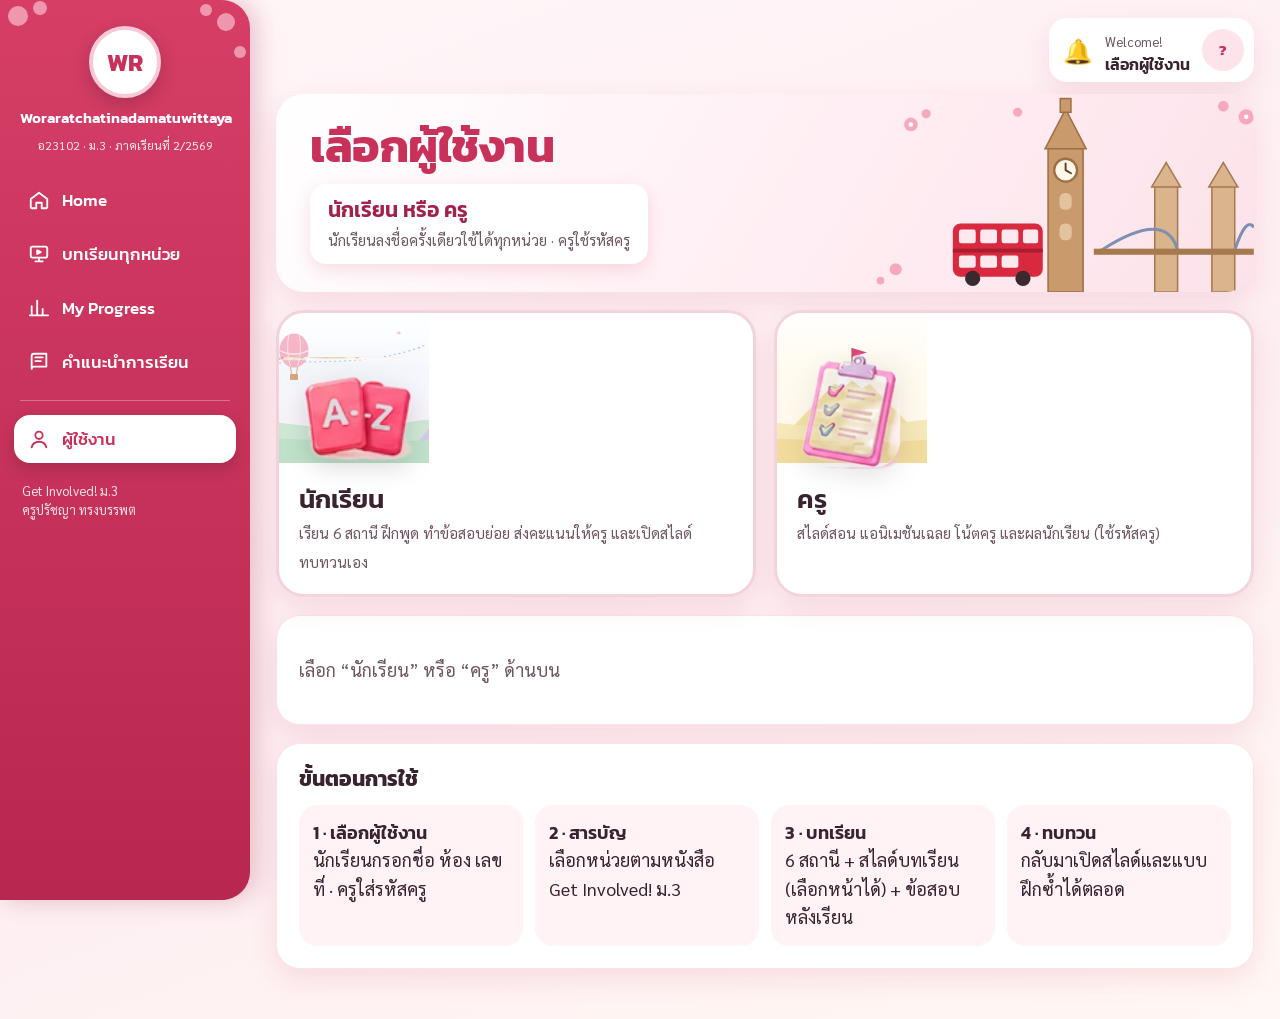
<file: index.html>
<!DOCTYPE html>
<html lang="th">
<head>
<meta charset="utf-8">
<meta name="viewport" content="width=device-width,initial-scale=1">
<title>M.3 English Learning Platform</title>
<link rel="preconnect" href="https://fonts.googleapis.com">
<link href="https://fonts.googleapis.com/css2?family=Kanit:wght@400;500;600;700&family=Sarabun:wght@400;600;700&display=swap" rel="stylesheet">
<link rel="stylesheet" href="unit6/app.css">
<style>
body{background:linear-gradient(160deg,#fff6f8 0%,#fdeef2 55%,#fff8f3 100%)}
.app{display:grid;grid-template-columns:250px 1fr;min-height:100vh}
/* sidebar */
.side{position:sticky;top:0;height:100vh;overflow:auto;background:linear-gradient(180deg,#d63e66 0%,#b8274f 100%);color:#fff;padding:20px 14px;border-radius:0 28px 28px 0;box-shadow:6px 0 24px rgba(160,30,70,.25);z-index:30}
.side .bloom{position:absolute;left:0;top:0;width:100%;height:130px;pointer-events:none;opacity:.6}
.brand{position:relative;text-align:center;padding:6px 6px 18px}
.crest{width:72px;height:72px;margin:0 auto 8px;border-radius:50%;background:#fff;color:var(--rose);display:grid;place-items:center;font:700 24px Kanit;border:4px solid #f7c9d6;box-shadow:0 6px 18px rgba(0,0,0,.18)}
.brand b{font:600 15px Kanit;display:block}
.brand small{font-size:12px;opacity:.9}
.nav{display:flex;flex-direction:column;gap:6px}
.nav a{display:flex;align-items:center;gap:12px;padding:11px 14px;border-radius:16px;text-decoration:none;color:#fff;font:500 17px Kanit}
.nav a:hover{background:rgba(255,255,255,.14)}
.nav a.on{background:#fff;color:var(--rose);box-shadow:0 6px 16px rgba(0,0,0,.15)}
.nav svg{width:22px;height:22px;flex:none}
.nav hr{border:0;border-top:1px solid rgba(255,255,255,.3);margin:8px 6px;width:auto}
.side .foot{margin-top:18px;font-size:13px;opacity:.85;padding:0 8px;line-height:1.5}
main{padding:18px 26px 50px;min-width:0}
.topbar{display:flex;justify-content:flex-end;align-items:center;gap:10px;margin-bottom:12px}
.hello{display:flex;align-items:center;gap:12px;background:#fff;border-radius:18px;padding:8px 10px 8px 14px;box-shadow:var(--shadow);text-decoration:none;color:var(--ink)}
.hello .bell{font-size:24px}
.hello b{font:600 16px Kanit;display:block;line-height:1.2}
.hello small{color:var(--muted);font-size:13px}
.avatar{width:42px;height:42px;border-radius:50%;background:var(--rose-l);color:var(--rose);display:grid;place-items:center;font:700 15px Kanit}
.menu-btn{display:none}
.view{display:none}.view.on{display:block;animation:fade .25s ease}
/* banner */
.banner{position:relative;border-radius:28px;overflow:hidden;background:linear-gradient(120deg,#fff 0%,#fff1f5 45%,#fde2ea 100%);box-shadow:var(--shadow);min-height:250px;display:flex;align-items:center;padding:28px 34px}
.banner svg.scene{position:absolute;right:0;bottom:0;height:100%;width:60%;pointer-events:none}
.banner .txt{position:relative;max-width:560px}
.banner h1{font-size:clamp(34px,4.4vw,60px);font-weight:700;color:var(--rose);letter-spacing:-.5px;line-height:1.05}
.banner h1 span{display:block;color:#2c2140;font-size:.85em}
.banner .tagline{display:inline-block;margin-top:14px;background:#fff;border-radius:16px;padding:10px 18px;box-shadow:0 6px 18px rgba(200,50,90,.15)}
.banner .tagline b{display:block;font:600 21px Kanit;color:var(--rose-d)}
.banner .tagline small{font-size:15px;color:var(--muted)}
.sec{display:flex;align-items:center;justify-content:space-between;gap:10px;margin:24px 0 12px}
.sec h2{font-size:23px;font-weight:600;display:flex;align-items:center;gap:10px}
.sec a{color:var(--rose-d);font:500 15px Kanit}
/* unit tiles */
.tiles{display:grid;grid-template-columns:repeat(8,minmax(0,1fr));gap:12px}
.tile{position:relative;border-radius:22px;padding:12px 8px 14px;text-align:center;text-decoration:none;color:var(--ink);background:var(--bg);box-shadow:var(--shadow);border:2px solid rgba(255,255,255,.8);display:flex;flex-direction:column;align-items:center;gap:2px;transition:transform .15s}
.tile:hover{transform:translateY(-4px)}
.tile img{width:100%;max-width:130px;height:86px;object-fit:contain;filter:drop-shadow(0 6px 8px rgba(0,0,0,.12))}
.tile .pn{margin-top:-8px;background:var(--pc);color:#fff;border-radius:12px;padding:1px 12px;font:600 15px Kanit;box-shadow:0 3px 8px rgba(0,0,0,.15)}
.tile b{font:600 17px Kanit;line-height:1.2;margin-top:4px}
.tile.off{opacity:.6}
.tile .soon{position:absolute;top:8px;right:8px;font:600 10px Kanit;background:#b9a6b0;color:#fff;border-radius:8px;padding:1px 6px}
.tile .open{position:absolute;top:8px;right:8px;font:600 10px Kanit;background:var(--pc);color:#fff;border-radius:8px;padding:1px 6px}
/* dashboard */
.dash{display:grid;grid-template-columns:1.25fr 1fr 1fr;gap:18px;margin-top:20px}
.dash .card h3{font-size:21px;font-weight:600;display:flex;align-items:center;gap:10px;margin-bottom:14px}
.cont{display:flex;gap:14px;align-items:center;background:var(--blush);border-radius:18px;padding:12px}
.cont .thumb{width:100px;height:82px;border-radius:14px;background:var(--bg) center 85%/cover;display:grid;place-items:center;flex:none}
.cont .thumb img{width:84px;height:62px;object-fit:contain}
.cont b{font:600 18px Kanit;display:block}
.cont small{color:var(--rose-d)}
.bar{height:10px;border-radius:6px;background:#f6d6df;margin-top:8px;overflow:hidden}.bar i{display:block;height:100%;background:linear-gradient(90deg,#e8507a,#c8325a)}
.go{margin-left:auto;width:46px;height:46px;border-radius:50%;background:var(--rose);color:#fff;display:grid;place-items:center;flex:none;text-decoration:none;font-size:18px;box-shadow:0 6px 14px rgba(200,50,90,.35)}
.goals{list-style:none;margin:0;padding:0}
.goals li{display:flex;align-items:center;gap:12px;padding:9px 2px;border-bottom:1px solid var(--line);font-size:16px}
.goals li:last-child{border:0}
.goals .ck{width:24px;height:24px;border-radius:7px;border:2px solid #e3c4ce;display:grid;place-items:center;flex:none;font-size:15px;color:#fff}
.goals li.y .ck{background:#2e9d57;border-color:#2e9d57}
.goals li a{color:inherit;text-decoration:none;flex:1}
.prog{display:flex;align-items:center;gap:14px}
.ring{width:132px;height:132px;flex:none}
.legend{list-style:none;margin:0;padding:0;flex:1;font-size:14px}
.legend li{display:flex;align-items:center;gap:8px;padding:3px 0}
.legend i{width:12px;height:12px;border-radius:3px;flex:none}
.legend span{margin-left:auto;font-weight:700}
.skills-row{display:grid;grid-template-columns:repeat(8,minmax(0,1fr));gap:12px;margin-top:20px}
.skill{background:#fff;border-radius:20px;padding:12px 8px;text-align:center;box-shadow:var(--shadow);text-decoration:none;color:var(--ink);border:1px solid #fbe3ea;transition:transform .15s}
.skill:hover{transform:translateY(-3px)}
.skill img{width:76px;height:58px;object-fit:contain}
.skill b{display:block;font:600 17px Kanit}
.skill small{color:var(--muted);font-size:13px}
/* user picker */
.pick{display:grid;grid-template-columns:1fr 1fr;gap:18px;margin-top:6px}
.role{position:relative;border:3px solid var(--line);background:#fff;border-radius:28px;padding:0;text-align:left;overflow:hidden;color:var(--ink);box-shadow:var(--shadow);display:flex;flex-direction:column}
.role .art{height:150px;background:var(--bg) center 85%/cover no-repeat;display:flex;align-items:flex-end;justify-content:center}
.role .art img{width:150px;height:118px;object-fit:contain;filter:drop-shadow(0 8px 12px rgba(0,0,0,.15));margin-bottom:-6px}
.role .tx{padding:16px 20px 18px}
.role b{display:block;font:600 26px Kanit}
.role small{color:var(--muted);font-size:15px}
.role.on{border-color:var(--rose);box-shadow:0 0 0 5px var(--rose-l),var(--shadow)}
.role.on::after{content:"✓";position:absolute;top:12px;right:14px;width:34px;height:34px;border-radius:50%;background:var(--rose);color:#fff;display:grid;place-items:center;font-weight:700}
.how{display:grid;grid-template-columns:repeat(auto-fit,minmax(200px,1fr));gap:12px;margin-top:12px}
.how div{background:var(--blush);border-radius:18px;padding:14px}
.how b{font:600 18px Kanit;display:block}
/* contents covers */
.units{display:grid;grid-template-columns:repeat(auto-fill,minmax(280px,1fr));gap:18px}
.u{position:relative;background:#fff;border-radius:26px;box-shadow:var(--shadow);color:var(--ink);display:flex;flex-direction:column;overflow:hidden;border:1px solid #fbe3ea}
.cover{position:relative;height:178px;background:var(--bg) center 88%/cover no-repeat;display:flex;align-items:flex-end;padding:14px 16px}
.cover::before{content:"";position:absolute;inset:0;background:linear-gradient(180deg,rgba(255,255,255,0) 40%,rgba(255,255,255,.55) 100%)}
.cover img{position:absolute;right:12px;bottom:10px;width:150px;height:112px;object-fit:contain;filter:drop-shadow(0 10px 14px rgba(0,0,0,.18));transition:transform .25s}
.u:hover .cover img{transform:translateY(-4px) rotate(-3deg)}
.cover .num{position:relative;font:700 46px/1 Kanit;color:var(--c);background:rgba(255,255,255,.92);border-radius:18px;padding:6px 14px 8px;box-shadow:0 6px 16px rgba(0,0,0,.08)}
.cover .num small{display:block;font:600 12px Kanit;color:var(--muted);letter-spacing:.5px}
.cover .tag{position:absolute;top:12px;left:12px;font:600 13px Kanit;border-radius:10px;padding:3px 10px;background:var(--c);color:#fff}
.u .body{padding:14px 18px 18px;display:flex;flex-direction:column;gap:6px;flex:1}
.u .no{font:600 14px Kanit;color:var(--c)}
.u b{font:600 24px Kanit}
.u small{color:var(--muted);font-size:14px;line-height:1.45}
.u.off .cover{filter:grayscale(.35) opacity(.75)}
.u.off .cover .tag{background:#b9a6b0}
.u .acts{display:flex;gap:8px;flex-wrap:wrap;margin-top:auto;padding-top:8px}
@media (max-width:1200px){.tiles,.skills-row{grid-template-columns:repeat(4,minmax(0,1fr))}.dash{grid-template-columns:1fr 1fr}.dash .card:first-child{grid-column:1/-1}}
@media (max-width:860px){
  .app{grid-template-columns:1fr}
  .side{position:fixed;left:0;top:0;width:250px;transform:translateX(-105%);transition:transform .2s}
  .side.open{transform:none}
  .menu-btn{display:inline-flex;align-items:center;gap:8px;border:0;background:var(--rose);color:#fff;border-radius:14px;padding:10px 14px;font:500 16px Kanit;margin-right:auto}
  main{padding:12px}
  .banner{padding:22px;min-height:210px}.banner svg.scene{opacity:.3;width:100%}
  .dash,.pick{grid-template-columns:1fr}
  .tiles{grid-template-columns:repeat(2,minmax(0,1fr))}.skills-row{grid-template-columns:repeat(2,minmax(0,1fr))}
  .hello small{display:none}
}
</style>
</head>
<body>
<div class="app">
<aside class="side" id="side">
  <svg class="bloom" viewBox="0 0 250 130" aria-hidden="true"><g fill="#ffd3df"><circle cx="18" cy="16" r="10"/><circle cx="40" cy="8" r="7"/><circle cx="226" cy="22" r="9"/><circle cx="206" cy="10" r="6"/><circle cx="240" cy="52" r="6"/></g></svg>
  <div class="brand"><div class="crest">WR</div><b>Woraratchatinadamatuwittaya</b><small>อ23102 · ม.3 · ภาคเรียนที่ 2/2569</small></div>
  <nav class="nav" id="nav"></nav>
  <p class="foot">Get Involved! ม.3<br>ครูปรัชญา ทรงบรรพต</p>
</aside>
<main>
  <div class="topbar"><button class="menu-btn" id="menuBtn">☰ เมนู</button><a class="hello" href="#login" id="hello"></a></div>
  <section class="view" id="v-home"></section>
  <section class="view" id="v-login"></section>
  <section class="view" id="v-contents"></section>
</main>
</div>
<script>
(function () {
const $ = s => document.querySelector(s);
const esc = s => String(s == null ? "" : s).replace(/[&<>"]/g, c => ({ "&": "&amp;", "<": "&lt;", ">": "&gt;", '"': "&quot;" }[c]));
const LS = { get(k, d) { try { const v = localStorage.getItem(k); return v ? JSON.parse(v) : d; } catch (e) { return d; } }, set(k, v) { try { localStorage.setItem(k, JSON.stringify(v)); } catch (e) {} }, del(k) { try { localStorage.removeItem(k); } catch (e) {} } };
const SS = { get(k) { try { return sessionStorage.getItem(k); } catch (e) { return null; } }, set(k, v) { try { sessionStorage.setItem(k, v); } catch (e) {} }, del(k) { try { sessionStorage.removeItem(k); } catch (e) {} } };
const TEACHER_HASH = "70300ccd47da1a93cc88b1fe027be4dd37727d3d7805f238dd5009f1a9a87d8a";
async function sha(t) { const b = await crypto.subtle.digest("SHA-256", new TextEncoder().encode(t)); return Array.from(new Uint8Array(b)).map(x => x.toString(16).padStart(2, "0")).join(""); }
const UNITS = [
  { n: 1, t: "Stories", th: "เรื่องเล่า ภาพยนตร์ และเกม", g: "Simple present · frequency · present progressive", c: "#d63a6c", bg: "#ffe3ee", pc: "#e2457a", term: 1 },
  { n: 2, t: "Then and Now", th: "อดีตกับปัจจุบัน", g: "was/were · could · simple past · used to", c: "#d0652a", bg: "#ffe6d2", pc: "#e8763a", term: 1 },
  { n: 3, t: "Goals", th: "เป้าหมายและความสำเร็จ", g: "Past progressive · when and while", c: "#c58712", bg: "#fff1c9", pc: "#e7a21d", term: 1 },
  { n: 4, t: "Spend!", th: "เงินและการใช้จ่าย", g: "Quantifiers · comparatives and superlatives", c: "#7d4fd0", bg: "#ece0ff", pc: "#8b5cd6", term: 1 },
  { n: 5, t: "A Better Place", th: "บ้านและสิ่งแวดล้อม", g: "will · might · first and zero conditional", c: "#3f8a2c", bg: "#e2f4d7", pc: "#4f9b3a", term: 1 },
  { n: 6, t: "Experience", th: "ประสบการณ์", g: "Present perfect · ever and never · who/where/which", c: "#2f6fc4", bg: "#dceeff", pc: "#3a7fd0", term: 2, dir: "unit6/", id: "unit6",
    points: { vocab: 2, listening: 2, reading: 1, grammar: 2, speaking: 1.5, writing: 1.5 },
    goals: [["vocab", "learn", "เรียนคำศัพท์ (ดูรูป ฟัง พูดตาม)", "vocab"], ["grammar", "discover", "ทำ Discovery guide ไวยากรณ์", "grammar"], ["listening", "practice", "ฝึกฟังบทสนทนา", "listening"], ["speaking", "model", "ฝึกพูดตามบทสนทนา", "speaking"], ["vocab", "quiz", "ทำข้อสอบย่อยคำศัพท์", "vocab"]] },
  { n: 7, t: "My Stuff", th: "ของส่วนตัว", g: "Present perfect with for and since · time expressions", c: "#c93a70", bg: "#ffe0ec", pc: "#d9467a", term: 2 },
  { n: 8, t: "Responsibility", th: "หน้าที่ความรับผิดชอบ", g: "have to · will and going to", c: "#2f7fc0", bg: "#dcefff", pc: "#3a8fd0", term: 2 }
];
const SKILLS = [["vocab", "Vocabulary", "Word Bank", "az", "#f05a7e"], ["grammar", "Grammar", "Easy & Clear", "books", "#f2a33a"], ["reading", "Reading", "Interesting Texts", "openbook", "#4aa3e8"],
  ["listening", "Listening", "Authentic Audio", "headphones2", "#a76fd6"], ["speaking", "Speaking", "Let's Talk!", "mic", "#2e9d8f"], ["writing", "Writing", "Step by Step", "notepad", "#c98a12"]];
let me = LS.get("m3:me", null);
let role = SS.get("m3:t") === "1" ? "teacher" : (me ? "student" : null);
let pickRole = role;
const OPEN = UNITS.find(u => u.dir);
const progKey = u => `m3:${u.id}:${[me.name, me.cls, me.no].join("|")}`;
const P = u => (me && u.id ? LS.get(progKey(u), {}) : {}) || {};
function unitScore(u) {
  if (!me || !u.points) return null; const p = P(u), q = p.quiz || {}; let total = 0, done = 0;
  for (const k in u.points) if (q[k] && q[k].first) { total += u.points[k] * q[k].first.s / q[k].first.m; done++; }
  return { total, done };
}
const ICONS = { book: '<path d="M4 19.5A2.5 2.5 0 0 1 6.5 17H20V3H6.5A2.5 2.5 0 0 0 4 5.5z"/><path d="M8 7h8M8 11h6"/>', home: '<path d="M3 11l9-7 9 7v9a1 1 0 0 1-1 1h-5v-6H9v6H4a1 1 0 0 1-1-1z"/>', units: '<rect x="3" y="4" width="18" height="17" rx="2"/><path d="M3 9h18M8 2v4M16 2v4"/>',
  slides: '<rect x="3" y="4" width="18" height="12" rx="2"/><path d="M12 16v4M8 20h8M10 8l4 2-4 2z"/>', prog: '<path d="M4 20V10M10 20V4M16 20v-7M22 20H2"/>', user: '<circle cx="12" cy="8" r="4"/><path d="M4 21c1-4 4-6 8-6s7 2 8 6"/>', test: '<path d="M9 11l3 3 8-8M20 12v7a2 2 0 0 1-2 2H6a2 2 0 0 1-2-2V5a2 2 0 0 1 2-2h9"/>' };
const svg = k => `<svg viewBox="0 0 24 24" fill="none" stroke="currentColor" stroke-width="2" stroke-linecap="round" stroke-linejoin="round">${ICONS[k]}</svg>`;
function nav(v) {
  const items = role === "teacher"
    ? [["#home", "home", "Home"], ["teach/", "slides", "บทเรียน / สไลด์สอน"], ["scores.html", "prog", "สรุปคะแนนนักเรียน"], ["guide.html", "book", "คำแนะนำการเรียน"], ["hr"], ["#login", "user", "ผู้ใช้งาน"]]
    : [["#home", "home", "Home"], ["teach/", "slides", "บทเรียนทุกหน่วย"], ["teach/#progress", "prog", "My Progress"], ["guide.html", "book", "คำแนะนำการเรียน"], ["hr"], ["#login", "user", "ผู้ใช้งาน"]];
  $("#nav").innerHTML = items.map(x => x[0] === "hr" ? "<hr>" : `<a href="${x[0]}" class="${x[0] === "#" + v ? "on" : ""}">${svg(x[1])}${x[2]}</a>`).join("");
  const name = role === "teacher" ? "Kru Pratchaya" : me ? me.name : "เลือกผู้ใช้งาน";
  $("#hello").innerHTML = `<span class="bell">🔔</span><span><small>Welcome!</small><b>${esc(name)}</b></span><span class="avatar">${role === "teacher" ? "KP" : me ? esc(me.name.trim().slice(0, 2)) : "?"}</span>`;
}
function scene() {
  return `<svg class="scene" viewBox="0 0 600 260" preserveAspectRatio="xMaxYMax meet" aria-hidden="true">
    <g fill="#c99a6b" stroke="#9c6f45" stroke-width="2"><rect x="330" y="70" width="46" height="190"/><polygon points="326,72 353,20 380,72"/><rect x="346" y="6" width="14" height="18"/></g>
    <circle cx="353" cy="100" r="15" fill="#fff8e8" stroke="#9c6f45" stroke-width="3"/><path d="M353 100v-9M353 100l7 4" stroke="#5a3d22" stroke-width="2.5" stroke-linecap="round"/>
    <g fill="#e3c39d"><rect x="345" y="130" width="16" height="22" rx="7"/><rect x="345" y="170" width="16" height="22" rx="7"/></g>
    <g fill="#d9b48c" stroke="#a7794f" stroke-width="2"><rect x="470" y="120" width="30" height="140"/><rect x="545" y="120" width="30" height="140"/><polygon points="466,122 485,90 504,122"/><polygon points="541,122 560,90 579,122"/></g>
    <path d="M400 205 Q485 150 500 205 M575 205 Q590 160 600 175" stroke="#7d8fb3" stroke-width="4" fill="none"/><rect x="390" y="203" width="210" height="8" fill="#a7794f"/>
    <g transform="translate(205 170)"><rect width="118" height="70" rx="10" fill="#d8293f"/><rect y="33" width="118" height="5" fill="#a81d30"/>
      <g fill="#ffe9ef"><rect x="8" y="8" width="22" height="18" rx="3"/><rect x="36" y="8" width="22" height="18" rx="3"/><rect x="64" y="8" width="22" height="18" rx="3"/><rect x="92" y="8" width="20" height="18" rx="3"/><rect x="8" y="42" width="22" height="16" rx="3"/><rect x="36" y="42" width="22" height="16" rx="3"/><rect x="64" y="42" width="22" height="16" rx="3"/></g>
      <circle cx="26" cy="72" r="10" fill="#3a2a30"/><circle cx="92" cy="72" r="10" fill="#3a2a30"/></g>
    <g fill="#f6a9bd"><circle cx="150" cy="40" r="9"/><circle cx="170" cy="26" r="6"/><circle cx="590" cy="30" r="10"/><circle cx="560" cy="16" r="7"/><circle cx="290" cy="24" r="6"/><circle cx="130" cy="230" r="8"/><circle cx="110" cy="245" r="5"/></g>
    <g fill="#fff"><circle cx="150" cy="40" r="3"/><circle cx="590" cy="30" r="3"/></g></svg>`;
}
function RES(n) { return LS.get("teach:res:u" + n, null); }
function viewHome() {
  const all = UNITS.map(x => ({ x, r: RES(x.n) }));
  const passed = all.filter(o => o.r && o.r.quiz && o.r.quiz.passed).length;
  const cur = (all.find(o => o.x.term === 2 && !(o.r && o.r.quiz && o.r.quiz.passed)) || all.find(o => o.x.n === 6)).x;
  const rc = RES(cur.n) || {};
  const C = 2 * Math.PI * 54, pctAll = Math.round(passed / UNITS.length * 100);
  const goals = [["vocab", "🔤", "เรียนคำศัพท์ (ฟัง–พูดตาม)", false], ["gram", "🧩", "ไวยากรณ์ 1: ถามนำ → ค้นพบกฎ", false], ["gram2", "🧩", "ไวยากรณ์ 2", false],
    ["quiz", "📒", "ทำแบบฝึก (คำศัพท์ + ไวยากรณ์)", !!rc.practice], ["quiz", "📝", "สอบย่อยให้ผ่าน 60%", !!(rc.quiz && rc.quiz.passed)]];
  const left = role === "teacher"
    ? `<div class="card"><h3>📽️ บทเรียน / สไลด์สอน</h3><div class="cont"><div class="thumb" style="--bg:url(assets/bg/unit6.svg)"><img src="assets/icons/unit6.png" alt=""></div>
        <div style="flex:1;min-width:0"><b>Teaching Hub · 8 หน่วย</b><small>คำศัพท์ · ไวยากรณ์ · แบบฝึก · สอบย่อย</small></div><a class="go" href="teach/" aria-label="เปิดบทเรียน">▶</a></div></div>`
    : `<div class="card"><h3>📖 Continue Learning</h3><div class="cont"><div class="thumb" style="--bg:url(assets/bg/unit${cur.n}.svg)"><img src="assets/icons/unit${cur.n}.png" alt=""></div>
        <div style="flex:1;min-width:0"><b>Unit ${cur.n}: ${cur.t}</b><small>${esc(cur.th)}</small><div class="bar"><i style="width:${Math.round(goals.filter(g => g[3]).length / goals.length * 100)}%"></i></div><small style="color:var(--muted)">${me ? (rc.quiz && rc.quiz.passed ? "สอบย่อยผ่านแล้ว ✅" : "ยังไม่ได้สอบผ่าน") : "เลือกผู้ใช้งานก่อนเริ่ม"}</small></div>
        <a class="go" href="${me ? "teach/#u" + cur.n : "#login"}" aria-label="เรียนต่อ">▶</a></div></div>`;
  const mid = role === "teacher"
    ? `<div class="card"><h3>🎯 สอนวันนี้ · Unit 6</h3><ul class="goals">${[["vocab","🔤","คำศัพท์"],["gram","🧩","ไวยากรณ์ 1 (ถามนำ → ค้นพบกฎ)"],["gram2","🧩","ไวยากรณ์ 2"],["quiz","📝","แบบฝึก + แบบทดสอบย่อย"]].map(([s, ic, t]) => `<li><span class="ck">${ic}</span><a href="teach/#u6/${s}">${t}</a></li>`).join("")}</ul></div>`
    : `<div class="card"><h3>🎯 Today's Goals · Unit ${cur.n}</h3><ul class="goals">${goals.map(([s, ic, t, ok]) => `<li class="${ok ? "y" : ""}"><span class="ck">${ok ? "✓" : ic}</span><a href="${me ? "teach/#u" + cur.n + "/" + s : "#login"}">${t}</a></li>`).join("")}</ul></div>`;
  const right = role === "teacher"
    ? `<div class="card"><h3>📊 สรุปคะแนนนักเรียน</h3><p style="margin:4px 0 10px">คะแนนแบบฝึก และแบบทดสอบย่อย (ผ่าน 60%) ของทุกหน่วย แยกห้อง เรียงเลขที่</p><a class="btn p" href="scores.html">เปิดสรุปคะแนน →</a></div>`
    : `<div class="card"><h3>📊 My Progress</h3><div class="prog"><svg class="ring" viewBox="0 0 132 132"><circle cx="66" cy="66" r="54" fill="none" stroke="#f8dbe3" stroke-width="14"/>
        <circle cx="66" cy="66" r="54" fill="none" stroke="#e8507a" stroke-width="14" stroke-linecap="round" stroke-dasharray="${C}" stroke-dashoffset="${C * (1 - pctAll / 100)}" transform="rotate(-90 66 66)"/>
        <text x="66" y="70" text-anchor="middle" font-family="Kanit" font-size="30" font-weight="600" fill="#3a2330">${passed}/8</text><text x="66" y="92" text-anchor="middle" font-size="13" fill="#7c6470">หน่วยที่ผ่าน</text></svg>
        <ul class="legend">${all.map(({ x, r }) => `<li><i style="background:${x.pc}"></i>Unit ${x.n}<span>${r && r.quiz ? Math.round(r.quiz.best.s / r.quiz.best.m * 100) + "%" + (r.quiz.passed ? " ✅" : "") : "–"}</span></li>`).join("")}</ul></div></div>`;
  const go = s => role ? "teach/#u" + cur.n + (s ? "/" + s : "") : "#login";
  $("#v-home").innerHTML = `<div class="banner">${scene()}<div class="txt"><h1>M.3 English <span>Learning Platform</span></h1>
      <div class="tagline"><b>English for Real Life</b><small>Vocabulary · Grammar · Practice · Quiz</small></div></div></div>
    <div class="sec"><h2>📚 บทเรียนทุกหน่วย</h2><a href="${role ? "teach/" : "#login"}">ดูทั้งหมด →</a></div>
    <div class="tiles">${UNITS.map(x => { const tch = role === "teacher", r = RES(x.n);
        const tag = tch ? '<span class="open">สไลด์สอน</span>' : r && r.quiz && r.quiz.passed ? '<span class="open">ผ่านแล้ว ✓</span>' : '<span class="open">เปิดเรียน</span>';
        return `<a class="tile" href="${role ? "teach/#u" + x.n : "#login"}" style="--bg:${x.bg};--pc:${x.pc}">${tag}<img src="assets/icons/unit${x.n}.png" alt=""><span class="pn">Unit ${x.n}</span><b>${x.t}</b></a>`; }).join("")}</div>
    <div class="dash">${left}${mid}${right}</div>
    <div class="skills-row">
      <a class="skill" href="${go("vocab")}"><img src="assets/icons/az.png" alt=""><b>Vocabulary</b><small>ฟัง พูดตาม จำความหมาย</small></a>
      <a class="skill" href="${go("gram")}"><img src="assets/icons/books.png" alt=""><b>Grammar</b><small>ค้นพบกฎทีละขั้น</small></a>
      <a class="skill" href="${go("quiz")}"><img src="assets/icons/notepad.png" alt=""><b>แบบฝึก</b><small>คำศัพท์ + ไวยากรณ์</small></a>
      <a class="skill" href="${go("quiz")}"><img src="assets/icons/trophy.png" alt=""><b>แบบทดสอบย่อย</b><small>ผ่าน 60%</small></a>
      <a class="skill" href="${role === "teacher" ? "scores.html" : role ? "teach/#progress" : "#login"}"><img src="assets/icons/clipboard.png" alt=""><b>${role === "teacher" ? "สรุปคะแนน" : "My Progress"}</b><small>${role === "teacher" ? "แยกห้อง เรียงเลขที่" : "คะแนนทุกหน่วย"}</small></a></div>`;
}
function viewLogin() {
  $("#v-login").innerHTML = `<div class="banner" style="min-height:190px">${scene()}<div class="txt"><h1 style="font-size:46px">เลือกผู้ใช้งาน</h1>
      <div class="tagline"><b>นักเรียน หรือ ครู</b><small>นักเรียนลงชื่อครั้งเดียวใช้ได้ทุกหน่วย · ครูใช้รหัสครู</small></div></div></div>
    <div class="pick" style="margin-top:18px">
      <button class="role ${pickRole === "student" ? "on" : ""}" data-r="student" style="--bg:url(assets/bg/unit6.svg)"><span class="art"><img src="assets/icons/az.png" alt=""></span>
        <span class="tx"><b>นักเรียน</b><small>เรียน 6 สถานี ฝึกพูด ทำข้อสอบย่อย ส่งคะแนนให้ครู และเปิดสไลด์ทบทวนเอง</small></span></button>
      <button class="role ${pickRole === "teacher" ? "on" : ""}" data-r="teacher" style="--bg:url(assets/bg/unit3.svg)"><span class="art"><img src="assets/icons/clipboard.png" alt=""></span>
        <span class="tx"><b>ครู</b><small>สไลด์สอน แอนิเมชันเฉลย โน้ตครู และผลนักเรียน (ใช้รหัสครู)</small></span></button></div>
    <div class="card" id="rf" style="margin-top:18px"></div>
    <div class="card" style="margin-top:18px"><h3>ขั้นตอนการใช้</h3><div class="how">
      <div><b>1 · เลือกผู้ใช้งาน</b>นักเรียนกรอกชื่อ ห้อง เลขที่ · ครูใส่รหัสครู</div><div><b>2 · สารบัญ</b>เลือกหน่วยตามหนังสือ Get Involved! ม.3</div>
      <div><b>3 · บทเรียน</b>6 สถานี + สไลด์บทเรียน (เลือกหน้าได้) + ข้อสอบหลังเรียน</div><div><b>4 · ทบทวน</b>กลับมาเปิดสไลด์และแบบฝึกซ้ำได้ตลอด</div></div></div>`;
  const form = () => {
    const rf = $("#rf");
    if (pickRole === "teacher") {
      if (role === "teacher") { rf.innerHTML = `<h3>เข้าสู่โหมดครูแล้ว</h3><div class="row" style="margin-top:10px"><a class="btn p" href="teach/">ไปหน้าบทเรียน →</a><button class="btn" id="out">ออกจากโหมดครู</button></div>`;
        $("#out").onclick = () => { SS.del("m3:t"); SS.del("m3:tp"); role = me ? "student" : null; pickRole = role; route(); }; return; }
      rf.innerHTML = `<h3>รหัสครู</h3><form id="tf" class="row" style="margin-top:10px;max-width:460px"><input class="inp" id="tc" type="password" inputmode="numeric" autocomplete="off" placeholder="ใส่รหัสครู" style="flex:1"><button class="btn p">เข้าโหมดครู</button></form><div id="te"></div>`;
      $("#tc").focus();
      $("#tf").onsubmit = async e => { e.preventDefault(); let ok = false; const c = $("#tc").value.trim();
        try { ok = (await sha("m3-teacher:" + c)) === TEACHER_HASH; } catch (er) {}
        if (!ok) { $("#te").innerHTML = `<div class="fb bad">รหัสไม่ถูกต้อง</div>`; return; }
        SS.set("m3:t", "1"); SS.set("m3:tp", c); role = "teacher"; location.href = "teach/"; };
      return;
    }
    if (pickRole !== "student") { rf.innerHTML = `<p class="muted">เลือก “นักเรียน” หรือ “ครู” ด้านบน</p>`; return; }
    rf.innerHTML = `<h3>ลงชื่อนักเรียน</h3><form id="f" class="opts" style="max-width:560px;margin-top:10px">
      <input class="inp" name="name" placeholder="ชื่อ–นามสกุล" maxlength="80" required value="${me ? esc(me.name) : ""}">
      <div class="row"><input class="inp" name="cls" placeholder="ห้อง เช่น ม.3/1" maxlength="20" required style="flex:1" value="${me ? esc(me.cls) : ""}">
      <input class="inp" name="no" placeholder="เลขที่" maxlength="10" required inputmode="numeric" style="width:120px" value="${me ? esc(me.no) : ""}"></div>
      <div class="row"><button class="btn p" type="submit">${me ? "บันทึกและไปหน้าบทเรียน →" : "เข้าใช้ระบบ →"}</button>${me ? `<button class="btn" type="button" id="out">ออกจากระบบ</button>` : ""}</div></form>`;
    $("#f").onsubmit = e => { e.preventDefault(); const f = new FormData(e.target);
      me = { name: f.get("name").trim(), cls: f.get("cls").trim(), no: f.get("no").trim() }; if (!me.name || !me.cls || !me.no) return;
      LS.set("m3:me", me); SS.del("m3:t"); SS.del("m3:tp"); role = "student"; location.href = "teach/"; };
    const out = $("#out"); if (out) out.onclick = () => { LS.del("m3:me"); me = null; role = null; route(); };
  };
  $(".pick").onclick = e => { const b = e.target.closest("[data-r]"); if (!b) return; pickRole = b.dataset.r;
    document.querySelectorAll(".role").forEach(x => x.classList.toggle("on", x === b)); form(); };
  form();
}
function viewContents() {
  $("#v-contents").innerHTML = `<div class="sec" style="margin-top:4px"><h2>🗂️ Learning Units · สารบัญ Get Involved! ม.3</h2></div>
    <div class="units">${UNITS.map(u => { const sc = role === "student" ? unitScore(u) : null;
      const acts = !role ? `<div class="acts"><a class="btn s p" href="#login">เลือกผู้ใช้งาน →</a></div>` : !u.dir ? (role === "teacher" ? `<div class="acts"><a class="btn s p" href="teach/#u${u.n}">📽️ สไลด์สอน</a></div>` : `<div class="acts"><a class="btn s p" href="teach/#u${u.n}">📖 เข้าเรียน</a></div>`) : !role ? `<div class="acts"><a class="btn s p" href="#login">เลือกผู้ใช้งาน →</a></div>`
        : role === "teacher" ? `<div class="acts"><a class="btn s p" href="teach/#u${u.n}">📽️ สไลด์สอน</a><a class="btn s" href="${u.dir}#teacher-results">📊 ผลนักเรียน</a><a class="btn s" href="${u.dir}#map">📖 ดูบทเรียน</a></div>`
        : `<div class="acts"><a class="btn s p" href="teach/#u${u.n}">📖 เข้าเรียน</a><a class="btn s" href="${u.dir}#map">📝 แบบฝึกเก็บคะแนน</a></div>`;
      return `<div class="u ${u.dir || role ? "" : "off"}" style="--c:${u.c}"><div class="cover" style="--bg:url(assets/bg/unit${u.n}.svg)"><span class="tag">${role === "teacher" ? "สไลด์สอนพร้อม" : "เปิดเรียน"}</span><span class="num"><small>UNIT</small>${u.n}</span><img src="assets/icons/unit${u.n}.png" alt="${esc(u.t)}"></div>
        <div class="body"><span class="no">บทที่ ${u.n} · Unit ${u.n} · เทอม ${u.term}</span><b>${u.t}</b><small>${esc(u.th)} · ${u.g}</small>
        ${sc ? `<small><b style="font-size:17px;color:var(--c)">${sc.total.toFixed(2)} / 10</b> · ข้อสอบย่อย ${sc.done}/6</small>` : ""}${acts}</div></div>`; }).join("")}</div>
    <p class="muted" style="margin-top:18px;font-size:15px">เลขบทตรงกับหนังสือ · เทอม 2 เรียน Unit 6–8 · Grammar bootcamp p116 · Pronunciation p128</p>`;
}
function route() {
  const h = (location.hash || "").slice(1);
  if (h === "contents") { location.replace(role ? "teach/" : "#login"); return; }
  let v = h === "login" || h === "home" ? h : (role ? "home" : "login");
  if (v === "home") viewHome(); else if (v === "login") viewLogin(); else viewContents();
  nav(v);
  document.querySelectorAll(".view").forEach(x => x.classList.toggle("on", x.id === "v-" + v));
  $("#side").classList.remove("open"); window.scrollTo(0, 0);
}
$("#menuBtn").onclick = () => $("#side").classList.toggle("open");
window.addEventListener("hashchange", route); route();
})();
</script>
</body>
</html>
</file>
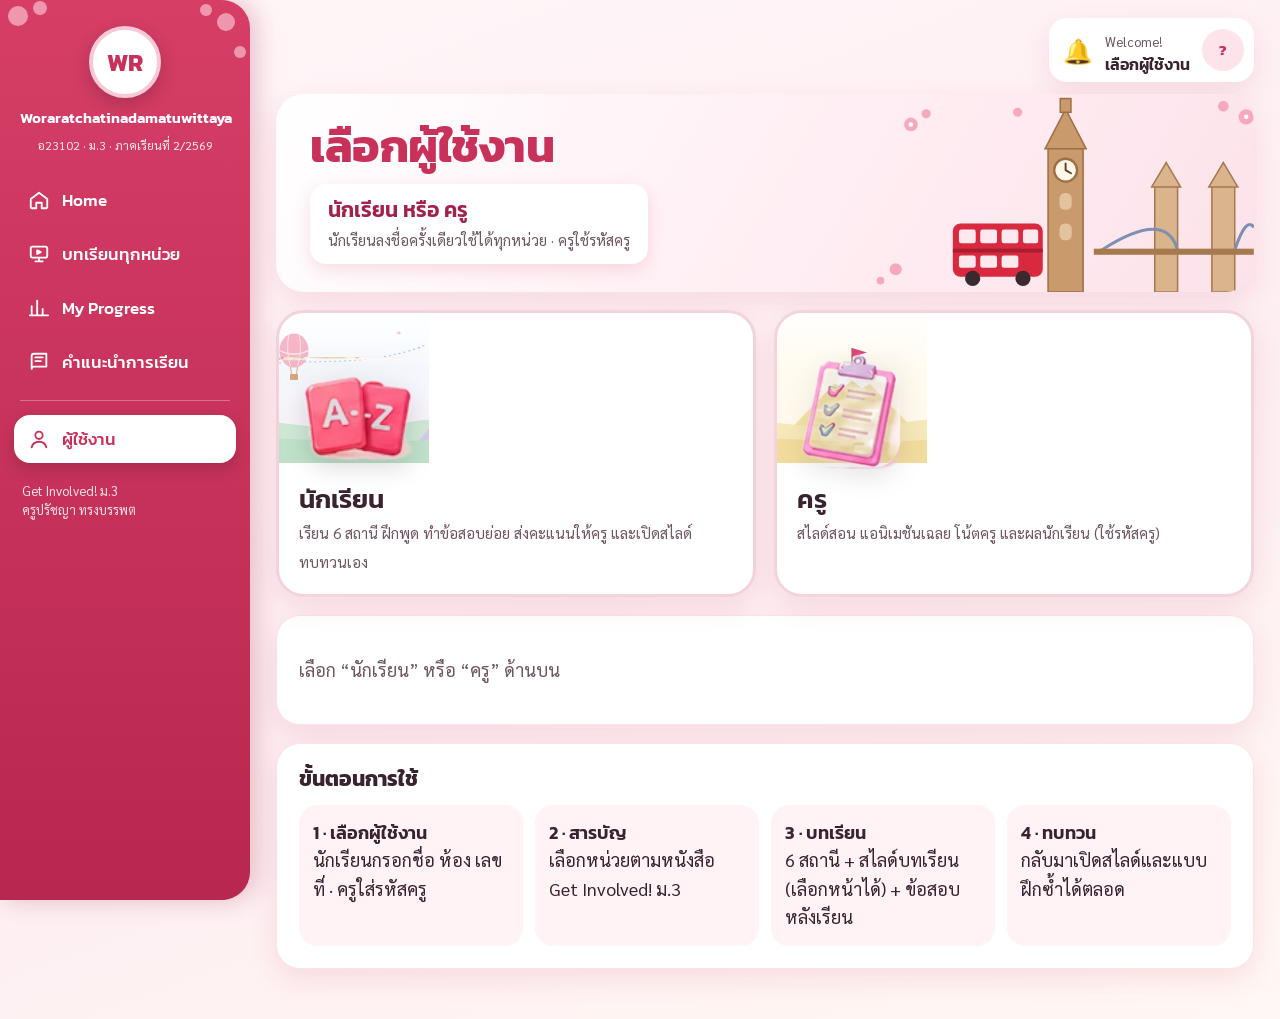
<file: teach/index.html>
<!DOCTYPE html>
<html lang="th">
<head>
<meta charset="utf-8">
<meta name="viewport" content="width=device-width, initial-scale=1">
<title>Teaching Hub · Get Involved! M3</title>
<link rel="preconnect" href="https://fonts.googleapis.com">
<link href="https://fonts.googleapis.com/css2?family=Kanit:wght@400;500;600;700&family=Sarabun:wght@400;600;700&family=Nunito:wght@600;700;800;900&display=swap" rel="stylesheet">
<link rel="stylesheet" href="teach.css">
</head>
<body>
<!-- unit picker -->
<div class="pickpage hidden" id="pickpage">
  <div class="pk-wrap">
    <div class="pk-banner">
      <div class="txt"><h1>Teaching Hub <span>สไลด์สอน ม.3</span></h1>
      <div class="tagline"><b>Get Involved! M3 · อ23102</b><small>เลือกหน่วย → สอนด้วยสไลด์ บทสอนครู และเครื่องมือในห้องเรียน</small></div></div>
      <div class="pk-art3" aria-hidden="true">📽️</div>
    </div>
    <div class="pk-prog hidden" id="pkProg"></div>
    <a class="pk-guide" id="pkGuide" href="../guide.html">📘 <b>คำแนะนำการเรียน</b> · ขั้นตอนการเรียน เกณฑ์คะแนน (แบบทดสอบ 80% + แบบฝึก 20% ผ่าน 60) และเนื้อหาแต่ละหน่วย →</a>
    <div class="pk-sec"><h2>🗂️ เลือกหน่วยการเรียนรู้</h2><a class="pk-back hidden" id="pkHome" href="../index.html">🏠 หน้าแรก</a></div>
    <div class="pk-grid" id="pkGrid"></div>
    <div class="pk-help">
      <b>วิธีใช้ระหว่างสอน</b> · กด <kbd>→</kbd> หรือ <kbd>Space</kbd> (หรือรีโมตพรีเซนต์) เพื่อเฉลย/แสดงทีละขั้น เมื่อเฉลยครบจะไปสไลด์ถัดไป ·
      <kbd>←</kbd> ย้อน · <kbd>A</kbd> เฉลยทั้งหมด · <kbd>H</kbd> ซ่อนเฉลย · <kbd>T</kbd> จับเวลา · <kbd>R</kbd> สุ่มเลขที่ · <kbd>F</kbd> เต็มจอ · <kbd>N</kbd> เปิด/ปิดบทสอนครู ·
      แตะการ์ดคำศัพท์เพื่อฟังเสียงและดูคำแปล · ปุ่ม 🧰 เครื่องมือ มีจับเวลา สุ่มเลขที่ คะแนนกลุ่ม แฟลชการ์ด เกมแยกประเภท จับผิดประโยค สร้างสูตร เรียงประโยค และรายการสื่อการสอน
    </div>
  </div>
</div>

<!-- teaching app -->
<div class="app hidden" id="app">
  <div class="top">
    <div class="brand"><button class="home" id="homeBtn" title="เลือกหน่วย">☰</button><span id="brandT"></span></div>
    <div class="phases" id="phases"></div>
    <div class="clock" title="เวลาคาบเรียน"><span>⏱</span><span class="t" id="lt">00:00</span><button class="ibtn" id="ltBtn">เริ่มคาบ</button><button class="ibtn" id="ltReset" title="รีเซ็ต">↺</button></div>
    <button class="ibtn on" id="notesBtn">📝<span class="t"> บทสอน</span></button>
    <button class="ibtn" id="toolsBtn">🧰<span class="t"> เครื่องมือ</span></button>
    <button class="ibtn on" id="animBtn" title="เปิด/ปิดแอนิเมชัน">🎬<span class="t"> แอนิเมชัน</span></button>
    <a class="ibtn" id="dlBtn" href="#" download title="ดาวน์โหลดสไลด์หน่วยนี้ (PDF)">📥<span class="t"> ดาวน์โหลดสไลด์</span></a>
    <button class="ibtn" id="fsBtn">⛶<span class="t"> เต็มจอ</span></button>
  </div>
  <div class="main" id="main">
    <div class="stage" id="stage">
      <div class="frame" id="frame"><div class="slide" id="slide"></div></div>
      <button class="nav l" id="prev" aria-label="ก่อนหน้า">‹</button>
      <button class="nav r" id="next" aria-label="ถัดไป">›</button>
      <div class="counter" id="counter"></div>
      <div class="quick" id="quick"></div>
    </div>
    <aside class="notes" id="notes"></aside>
  </div>
  <div class="thumbs" id="thumbs"></div>
</div>

<!-- tools -->
<div class="ov" id="ov">
  <div class="panel">
    <div class="ph2"><div class="tabs" id="tabs"></div><button class="x" id="closeOv">✕ กลับสไลด์</button></div>
    <div class="tbody">
      <section class="tool" id="t-stest"><div id="twBody"></div></section>
      <section class="tool" id="t-results"><h2 class="tt">📊 ผลแบบฝึก + สอบย่อยของนักเรียน</h2><p class="sub">นับคะแนนครั้งแรกของแต่ละคน (ทำซ้ำได้เพื่อฝึก) · เกณฑ์ผ่าน 70%</p><div id="rsBody"></div></section>
      <section class="tool" id="t-quiz">
        <h2 class="tt">📝 Unit Quiz · สอบย่อยท้ายหน่วย</h2><p class="sub">แสดงทีละข้อ ให้นักเรียนเขียนคำตอบ A–D → แตะตัวเลือกที่ห้องตอบมากที่สุด หรือกด 🔑 เฉลย · <button class="btn alt" id="qzPrint" style="padding:4px 10px;font-size:14px">🖨️ พิมพ์ข้อสอบ + เฉลย</button></p>
        <div id="qzBody"></div>
      </section>
      <section class="tool" id="t-timer">
        <h2 class="tt">⏲️ Activity Timer</h2><p class="sub">จับเวลากิจกรรม (Think · Pair · Share ฯลฯ) มีเสียงเตือนเมื่อหมดเวลา</p>
        <div class="row" id="tPresets"></div>
        <div class="tdisp" id="tDisp">02:00</div><div class="tbar"><i id="tBar" style="width:100%"></i></div>
        <div class="row" style="justify-content:center"><button class="btn big" id="tStart">▶ Start</button><button class="btn big alt" id="tReset">↺ Reset</button><button class="btn alt" id="tMinus">−30s</button><button class="btn alt" id="tPlus">+30s</button></div>
      </section>
      <section class="tool" id="t-picker">
        <h2 class="tt">🎯 Random Picker</h2><p class="sub">สุ่มเลขที่นักเรียนหรือกลุ่ม (คนที่ถูกเลือกแล้วจะไม่ถูกสุ่มซ้ำจนกว่าจะเริ่มใหม่)</p>
        <div class="row"><select id="pMode"><option value="num">เลขที่นักเรียน</option><option value="team">กลุ่ม (จากหน้าคะแนนกลุ่ม)</option></select>
          <label>จำนวนนักเรียน <input type="number" id="pN" value="40" min="2" max="60" style="width:90px"></label><button class="btn alt" id="pReset">↺ เริ่มใหม่</button></div>
        <div class="pick" id="pDisp">?</div><div class="row" style="justify-content:center"><button class="btn big" id="pGo">🎲 สุ่ม!</button></div><div class="picked" id="pList"></div>
      </section>
      <section class="tool" id="t-score">
        <h2 class="tt">🏆 Team Scoreboard</h2><p class="sub">ให้คะแนนกลุ่มตลอดคาบ · แก้ชื่อกลุ่มได้ · ระบบจำคะแนนไว้ในเครื่องนี้</p>
        <div class="row" style="margin-bottom:12px"><label>จำนวนกลุ่ม <input type="number" id="sN" value="6" min="2" max="10" style="width:80px"></label><button class="btn alt" id="sReset">รีเซ็ตคะแนน</button></div>
        <div class="teams" id="teams"></div>
      </section>
      <section class="tool" id="t-flash">
        <h2 class="tt">🃏 Flashcards</h2><p class="sub">แตะการ์ดเพื่อเฉลยคำแปล (และฟังเสียง) · แตะอีกครั้งไปใบถัดไป · โหมดทายคำ: ซ่อนคำศัพท์ ให้นักเรียนดูรูปแล้วพูดคำ</p>
        <div class="row"><button class="btn alt" id="fPrev">‹ ก่อนหน้า</button><button class="btn" id="fSay">🔊 ฟังเสียง</button><button class="btn alt" id="fNext">ถัดไป ›</button><button class="btn alt" id="fShuf">🔀 สลับ</button><label style="font-family:Kanit"><input type="checkbox" id="fQuiz"> โหมดทายคำ (ซ่อนคำ)</label><span id="fNo" style="font-family:Kanit;margin-left:auto"></span></div>
        <div class="flash" id="flash"></div>
      </section>
      <section class="tool" id="t-sort">
        <h2 class="tt" id="soT">🔀</h2><p class="sub" id="soSub"></p>
        <div class="row"><span id="soCount" style="font-family:Kanit;font-size:18px"></span><span style="flex:1"></span><span id="soScore" style="font-family:Kanit;font-size:18px"></span></div>
        <div class="scard" id="soCard"></div><div class="sbtns" id="soBtns"></div><div class="fb" id="soFb"></div>
        <div class="row" style="justify-content:center"><button class="btn" id="soNext">ข้อต่อไป →</button></div>
      </section>
      <section class="tool" id="t-detect">
        <h2 class="tt">🚨 Grammar Detective</h2><p class="sub">ให้กลุ่มหาจุดผิด → กด “🔍 ชี้จุดผิด” → กด “✅ เฉลย” เพื่อดูประโยคที่ถูกและเหตุผล</p>
        <div class="det" id="detList"></div>
      </section>
      <section class="tool" id="t-puzzle">
        <h2 class="tt" id="pzT">🧩 Build the Rule</h2><p class="sub">แตะชิ้นส่วน แล้วแตะช่องที่ต้องการวาง · ให้ตัวแทนกลุ่มออกมาวางบนจอ</p>
        <div id="pzRows"></div><div class="pieces" id="pieces"></div><div class="fb" id="pzFb"></div>
        <div class="row" style="justify-content:center"><button class="btn alt" id="pzReset">↺ เริ่มใหม่</button></div>
      </section>
      <section class="tool" id="t-scramble">
        <h2 class="tt">🔤 Sentence Scramble</h2><p class="sub">แตะคำเรียงให้เป็นประโยคที่ถูกต้อง · แตะคำในช่องคำตอบเพื่อเอาออก</p>
        <div class="row"><span id="scrNo" style="font-family:Kanit;font-size:18px"></span><span style="flex:1"></span><button class="btn alt" id="scrReset">↺ เริ่มข้อนี้ใหม่</button><button class="btn alt" id="scrAns">🔑 เฉลย</button><button class="btn" id="scrNext">ข้อต่อไป →</button></div>
        <div class="scr-out" id="scrOut"></div><div class="row" id="scrIn" style="justify-content:center"></div><div class="fb" id="scrFb"></div>
      </section>
      <section class="tool" id="t-media">
        <h2 class="tt">📦 สื่อการสอนของหน่วยนี้</h2><p class="sub">ติ๊ก ✓ ตอนเตรียมของก่อนเข้าห้อง (ระบบจำไว้ในเครื่องนี้)</p>
        <div class="mgrid"><div><div class="mhead" style="background:#8a5a2b">✋ สื่อทำมือ (Hands-on)</div><div id="mHand"></div></div><div><div class="mhead" style="background:#2f6fb3">💻 สื่อออนไลน์ (Online)</div><div id="mOnline"></div></div></div>
        <div class="row" style="margin-top:12px"><span id="mProg" style="font-family:Kanit;font-size:17px"></span><span style="flex:1"></span><button class="btn alt" id="mReset">ล้างเครื่องหมาย ✓</button></div>
      </section>
    </div>
  </div>
</div>
<canvas class="confetti" id="conf"></canvas>
<script>window.TEACH_UNITS={};window.TEACH_HOME="../index.html#home";</script>
<script src="units/u1.js"></script>
<script src="units/u2.js"></script>
<script src="units/u3.js"></script>
<script src="units/u4.js"></script>
<script src="units/u5.js"></script>
<script src="units/u6.js"></script>
<script src="units/u7.js"></script>
<script src="units/u8.js"></script>
<script src="units/gd.js"></script>
<script src="units/gdmore.js"></script>
<script src="units/wb.js"></script>
<script src="../config.js"></script>
<script src="teach.js"></script>
<script src="../assets/shell.js" data-root="../" data-wrap="#pickpage" data-active="teach"></script>
</body>
</html>
</file>
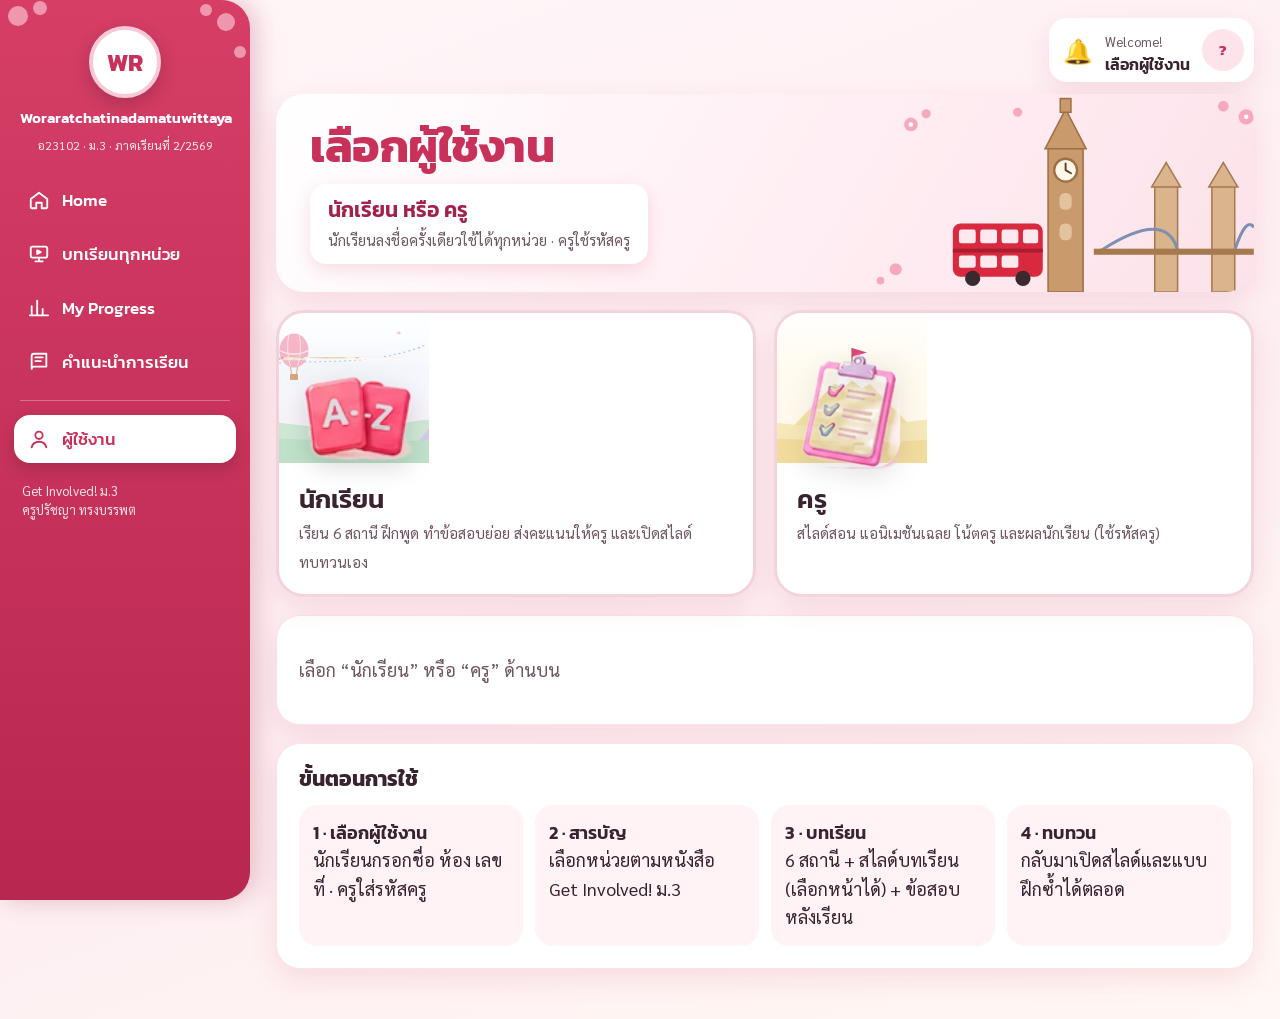
<file: unit6/index.html>
<!DOCTYPE html>
<html lang="th">
<head>
<meta charset="utf-8">
<meta name="viewport" content="width=device-width,initial-scale=1">
<title>Unit 6 Experience · บทเรียน อ23102 ม.3</title>
<meta name="description" content="บทเรียนสำเร็จรูปและสไลด์สอน Get Involved! ม.3 Unit 6 Experience">
<link rel="preconnect" href="https://fonts.googleapis.com">
<link href="https://fonts.googleapis.com/css2?family=Kanit:wght@400;500;600;700&family=Sarabun:wght@400;600;700&display=swap" rel="stylesheet">
<link rel="stylesheet" href="app.css">
</head>
<body class="themed" style="--theme:url('../assets/bg/unit6.svg')">
<header class="top"><div class="in">
  <a class="logo" href="#map"><img src="../assets/icons/u6.png" alt=""><span><b>Unit 6 · Experience</b><small>อ23102 ภาษาอังกฤษพื้นฐาน 6 · ม.3</small></span></a>
  <span class="sp"></span>
  <span class="who" id="who"></span>
  <a class="btn s" href="../index.html#contents" id="tocLink" title="สารบัญ">📚<span class="t"> สารบัญ</span></a>
  <a class="btn s" href="#slides" title="สไลด์บทเรียน">📽️<span class="t"> สไลด์</span></a>
  <a class="btn s" href="#teacher" title="โหมดครู">👩‍🏫<span class="t"> ครู</span></a>
</div></header>

<main class="wrap">
  <section class="view" id="v-start"></section>
  <section class="view" id="v-map"></section>
  <section class="view" id="v-station"></section>
  <section class="view" id="v-summary"></section>
  <section class="view" id="v-teacher"></section>
</main>

<script src="../config.js"></script>
<script src="data.js"></script>
<script src="slides.js"></script>
<script src="app.js"></script>
<script src="../assets/shell.js" data-root="../"></script>
</body>
</html>
</file>
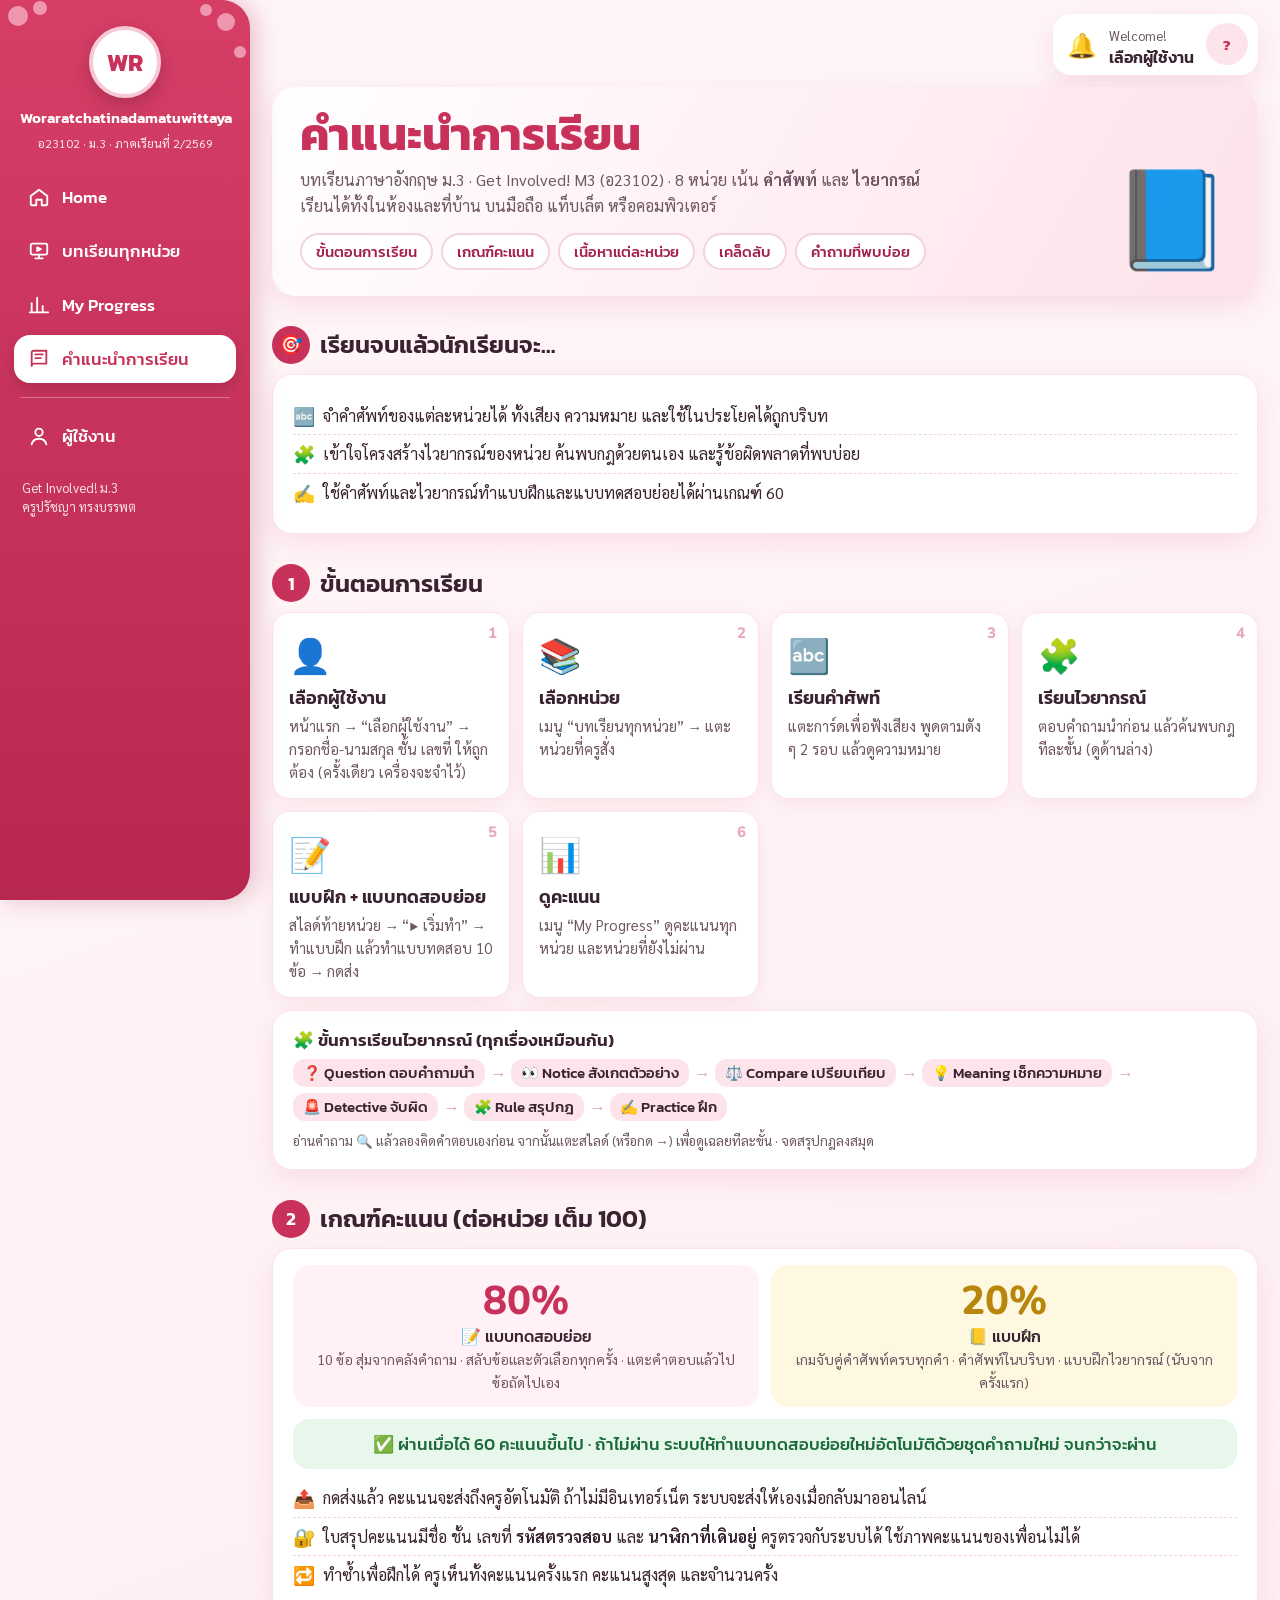
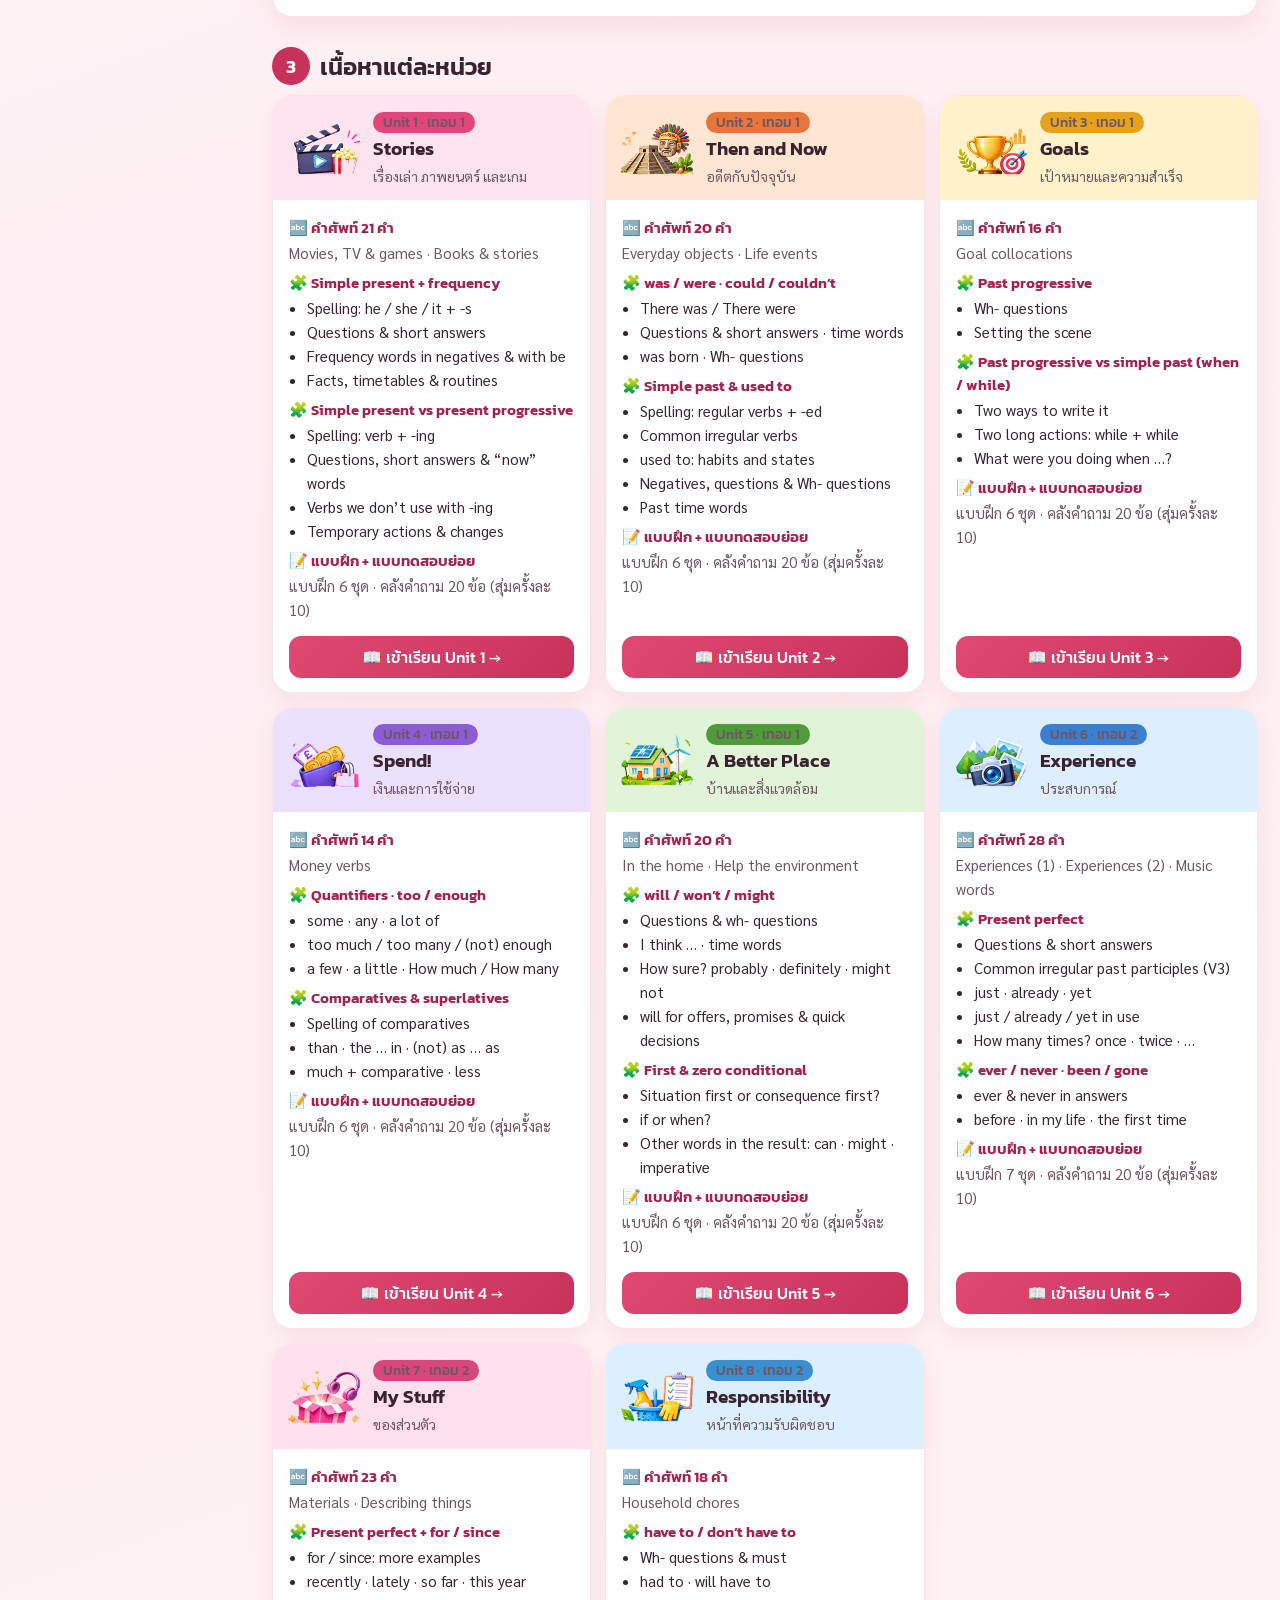
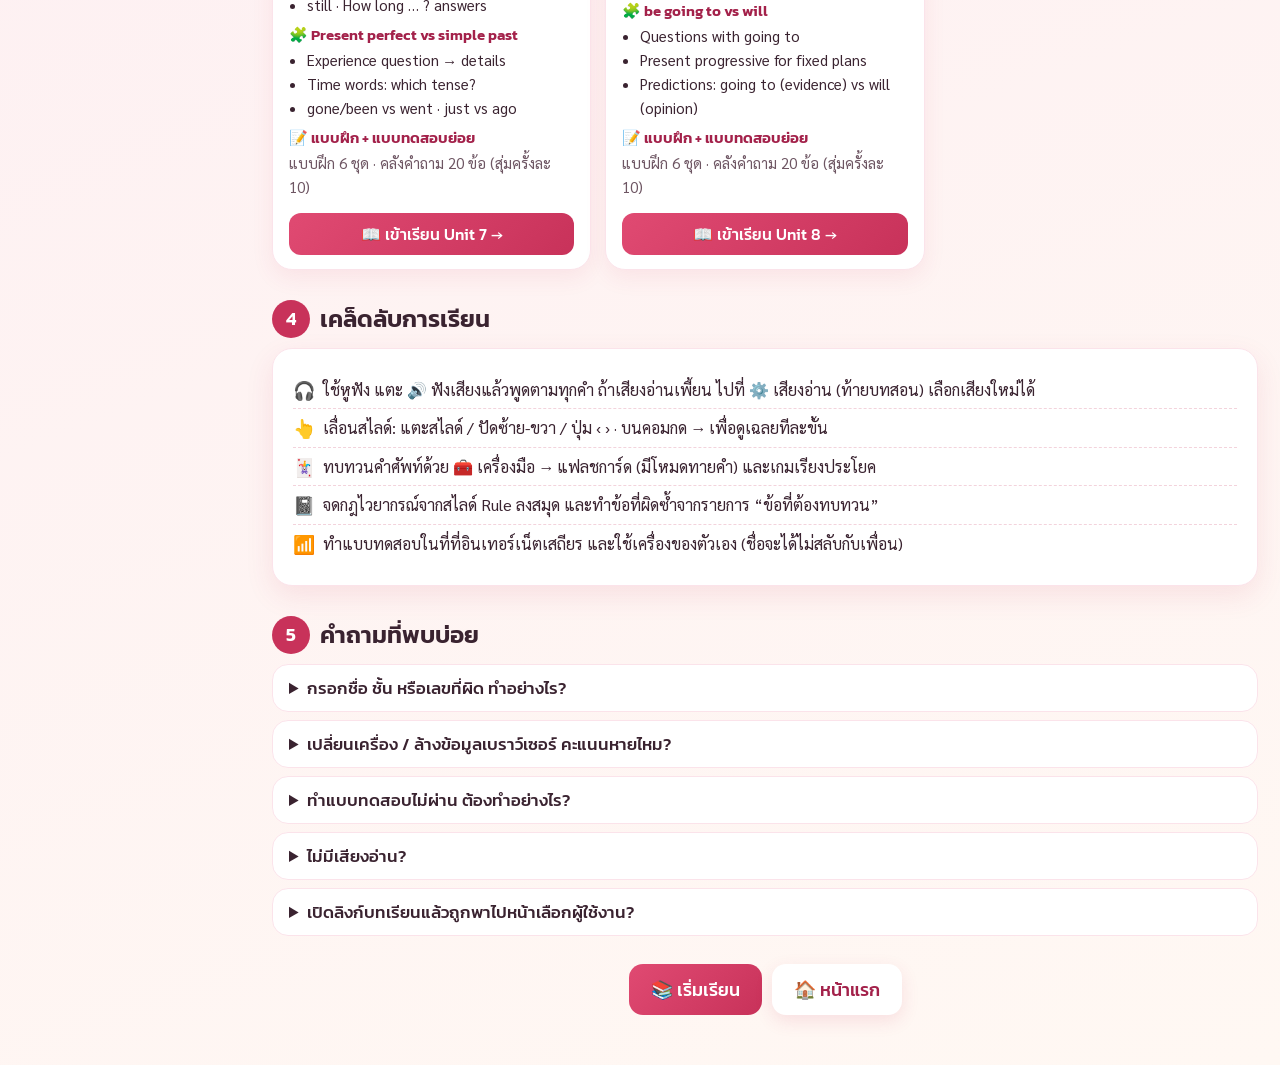
<file: guide.html>
<!DOCTYPE html>
<html lang="th">
<head>
<meta charset="utf-8">
<meta name="viewport" content="width=device-width, initial-scale=1">
<title>คำแนะนำการเรียน · M3</title>
<link rel="preconnect" href="https://fonts.googleapis.com">
<link href="https://fonts.googleapis.com/css2?family=Kanit:wght@400;500;600;700&family=Sarabun:wght@400;600;700&family=Nunito:wght@700;800&display=swap" rel="stylesheet">
<style>
:root{--rose:#c8325a;--rose-d:#a3214a;--rose-l:#fde4ea;--ink:#3a2330;--muted:#6e5663;--line:#f3d3dc;--ok:#1f8a4c}
*{box-sizing:border-box}
body{margin:0;font-family:Sarabun,sans-serif;color:var(--ink);background:linear-gradient(160deg,#fff6f8 0%,#fdeef2 55%,#fff8f3 100%);min-height:100vh;line-height:1.6}
.wrap{max-width:1100px;margin:0 auto;padding:12px 22px 50px}
.banner{border-radius:24px;background:linear-gradient(120deg,#fff 0%,#fff1f5 45%,#fde2ea 100%);box-shadow:0 10px 28px rgba(200,50,90,.12);padding:22px 28px;position:relative;overflow:hidden}
.banner h1{font:700 clamp(28px,4.4vw,46px)/1.1 Kanit,sans-serif;color:var(--rose);margin:0}
.banner p{margin:8px 0 0;color:var(--muted);max-width:640px}
.banner .em{position:absolute;right:26px;bottom:6px;font-size:96px;opacity:.9}
.jump{display:flex;gap:8px;flex-wrap:wrap;margin:14px 0 4px}
.jump a{background:#fff;border:2px solid var(--line);border-radius:20px;padding:5px 14px;font:500 15px Kanit,sans-serif;color:var(--rose-d);text-decoration:none}
h2{font:600 24px Kanit,sans-serif;margin:30px 0 10px;display:flex;align-items:center;gap:10px}
h2 .n{width:38px;height:38px;border-radius:50%;background:var(--rose);color:#fff;display:grid;place-items:center;font-size:19px;flex:none}
.card{background:#fff;border-radius:20px;box-shadow:0 10px 28px rgba(200,50,90,.10);padding:16px 20px;margin-bottom:14px;border:1px solid #fbe3ea}
.steps{display:grid;grid-template-columns:repeat(auto-fit,minmax(200px,1fr));gap:12px}
.step{background:#fff;border-radius:18px;padding:14px 16px;border:1px solid #fbe3ea;box-shadow:0 6px 18px rgba(200,50,90,.08);position:relative}
.step b{display:block;font:600 18px Kanit,sans-serif;margin:2px 0 4px}
.step .e{font-size:34px}
.step small{color:var(--muted);font-size:14.5px;display:block}
.step .k{position:absolute;right:12px;top:10px;font:800 15px Nunito,sans-serif;color:#e7a8ba}
.flow{display:flex;flex-wrap:wrap;gap:6px;align-items:center;margin:6px 0}
.flow span{background:var(--rose-l);border-radius:12px;padding:3px 10px;font:500 14.5px Kanit,sans-serif}
.flow i{font-style:normal;color:#d9a0b1}
.score{display:grid;grid-template-columns:1fr 1fr;gap:12px}
.box{border-radius:18px;padding:14px 16px;text-align:center}
.box b{display:block;font:800 40px Nunito,sans-serif;line-height:1.1}
.box span{font:500 16px Kanit,sans-serif}
.box small{display:block;color:var(--muted);font-size:14px}
.q{background:#fff1f5}.q b{color:var(--rose)}.p{background:#fff8e1}.p b{color:#b8860b}
.pass{margin-top:12px;background:#e7f7ec;border-radius:16px;padding:12px 16px;font:500 17px Kanit,sans-serif;color:#1d6b3a;text-align:center}
ul.tick{list-style:none;padding:0;margin:6px 0}
ul.tick li{padding:6px 0 6px 30px;position:relative;border-bottom:1px dashed #f3d3dc}
ul.tick li:last-child{border-bottom:0}
ul.tick li::before{content:attr(data-i);position:absolute;left:0;top:5px;font-size:18px}
.units{display:grid;grid-template-columns:repeat(auto-fill,minmax(300px,1fr));gap:14px}
.unit{background:#fff;border-radius:20px;overflow:hidden;border:1px solid #fbe3ea;box-shadow:0 8px 22px rgba(200,50,90,.08);display:flex;flex-direction:column}
.unit .hd{display:flex;align-items:center;gap:12px;padding:12px 14px;background:var(--bg)}
.unit .hd img{width:74px;height:58px;object-fit:contain}
.unit .hd b{display:block;font:600 19px Kanit,sans-serif}
.unit .hd span{font-size:14px;color:var(--muted)}
.unit .pill{display:inline-block;background:var(--pc);color:#fff;border-radius:12px;padding:0 10px;font:500 13px Kanit,sans-serif}
.unit .bd{padding:10px 16px 14px;font-size:15px;flex:1}
.unit .bd h4{margin:6px 0 2px;font:600 15px Kanit,sans-serif;color:var(--rose-d)}
.unit .bd ul{margin:0;padding-left:18px}
.unit .bd .w{color:var(--muted)}
.unit a.go{display:block;margin:0 16px 14px;text-align:center;background:linear-gradient(135deg,#e04a72,#c8325a);color:#fff;border-radius:12px;padding:9px;font:500 16px Kanit,sans-serif;text-decoration:none}
details{background:#fff;border-radius:16px;border:1px solid #fbe3ea;padding:10px 16px;margin-bottom:8px}
summary{cursor:pointer;font:500 17px Kanit,sans-serif}
details p{margin:8px 0 2px}
.cta{display:flex;gap:10px;flex-wrap:wrap;justify-content:center;margin:28px 0 0}
.btn{border:0;border-radius:14px;padding:12px 22px;font:500 18px Kanit,sans-serif;background:linear-gradient(135deg,#e04a72,#c8325a);color:#fff;text-decoration:none}
.btn.alt{background:#fff;color:var(--rose-d);box-shadow:0 6px 18px rgba(200,50,90,.12)}
.tch{display:none}body.t .tch{display:block}
@media (max-width:600px){.wrap{padding:10px 12px 40px}.banner .em{display:none}.score{grid-template-columns:1fr}}
</style>
</head>
<body>
<div class="wrap">
  <div class="banner"><div class="em">📘</div><h1>คำแนะนำการเรียน</h1>
    <p>บทเรียนภาษาอังกฤษ ม.3 · Get Involved! M3 (อ23102) · 8 หน่วย เน้น <b>คำศัพท์</b> และ <b>ไวยากรณ์</b> เรียนได้ทั้งในห้องและที่บ้าน บนมือถือ แท็บเล็ต หรือคอมพิวเตอร์</p>
    <div class="jump"><a href="#steps">ขั้นตอนการเรียน</a><a href="#score">เกณฑ์คะแนน</a><a href="#units">เนื้อหาแต่ละหน่วย</a><a href="#tips">เคล็ดลับ</a><a href="#faq">คำถามที่พบบ่อย</a></div>
  </div>

  <h2 id="goal"><span class="n">🎯</span>เรียนจบแล้วนักเรียนจะ…</h2>
  <div class="card"><ul class="tick">
    <li data-i="🔤">จำคำศัพท์ของแต่ละหน่วยได้ ทั้งเสียง ความหมาย และใช้ในประโยคได้ถูกบริบท</li>
    <li data-i="🧩">เข้าใจโครงสร้างไวยากรณ์ของหน่วย ค้นพบกฎด้วยตนเอง และรู้ข้อผิดพลาดที่พบบ่อย</li>
    <li data-i="✍️">ใช้คำศัพท์และไวยากรณ์ทำแบบฝึกและแบบทดสอบย่อยได้ผ่านเกณฑ์ 60</li>
  </ul></div>

  <h2 id="steps"><span class="n">1</span>ขั้นตอนการเรียน</h2>
  <div class="steps">
    <div class="step"><span class="k">1</span><div class="e">👤</div><b>เลือกผู้ใช้งาน</b><small>หน้าแรก → “เลือกผู้ใช้งาน” → กรอกชื่อ-นามสกุล ชั้น เลขที่ ให้ถูกต้อง (ครั้งเดียว เครื่องจะจำไว้)</small></div>
    <div class="step"><span class="k">2</span><div class="e">📚</div><b>เลือกหน่วย</b><small>เมนู “บทเรียนทุกหน่วย” → แตะหน่วยที่ครูสั่ง</small></div>
    <div class="step"><span class="k">3</span><div class="e">🔤</div><b>เรียนคำศัพท์</b><small>แตะการ์ดเพื่อฟังเสียง พูดตามดัง ๆ 2 รอบ แล้วดูความหมาย</small></div>
    <div class="step"><span class="k">4</span><div class="e">🧩</div><b>เรียนไวยากรณ์</b><small>ตอบคำถามนำก่อน แล้วค้นพบกฎทีละขั้น (ดูด้านล่าง)</small></div>
    <div class="step"><span class="k">5</span><div class="e">📝</div><b>แบบฝึก + แบบทดสอบย่อย</b><small>สไลด์ท้ายหน่วย → “▶ เริ่มทำ” → ทำแบบฝึก แล้วทำแบบทดสอบ 10 ข้อ → กดส่ง</small></div>
    <div class="step"><span class="k">6</span><div class="e">📊</div><b>ดูคะแนน</b><small>เมนู “My Progress” ดูคะแนนทุกหน่วย และหน่วยที่ยังไม่ผ่าน</small></div>
  </div>
  <div class="card" style="margin-top:12px"><b style="font:600 17px Kanit,sans-serif">🧩 ขั้นการเรียนไวยากรณ์ (ทุกเรื่องเหมือนกัน)</b>
    <div class="flow"><span>❓ Question ตอบคำถามนำ</span><i>→</i><span>👀 Notice สังเกตตัวอย่าง</span><i>→</i><span>⚖️ Compare เปรียบเทียบ</span><i>→</i><span>💡 Meaning เช็กความหมาย</span><i>→</i><span>🚨 Detective จับผิด</span><i>→</i><span>🧩 Rule สรุปกฎ</span><i>→</i><span>✍️ Practice ฝึก</span></div>
    <small style="color:var(--muted)">อ่านคำถาม 🔍 แล้วลองคิดคำตอบเองก่อน จากนั้นแตะสไลด์ (หรือกด →) เพื่อดูเฉลยทีละขั้น · จดสรุปกฎลงสมุด</small></div>

  <h2 id="score"><span class="n">2</span>เกณฑ์คะแนน (ต่อหน่วย เต็ม 100)</h2>
  <div class="card">
    <div class="score">
      <div class="box q"><b>80%</b><span>📝 แบบทดสอบย่อย</span><small>10 ข้อ สุ่มจากคลังคำถาม · สลับข้อและตัวเลือกทุกครั้ง · แตะคำตอบแล้วไปข้อถัดไปเอง</small></div>
      <div class="box p"><b>20%</b><span>📒 แบบฝึก</span><small>เกมจับคู่คำศัพท์ครบทุกคำ · คำศัพท์ในบริบท · แบบฝึกไวยากรณ์ (นับจากครั้งแรก)</small></div>
    </div>
    <div class="pass">✅ ผ่านเมื่อได้ 60 คะแนนขึ้นไป · ถ้าไม่ผ่าน ระบบให้ทำแบบทดสอบย่อยใหม่อัตโนมัติด้วยชุดคำถามใหม่ จนกว่าจะผ่าน</div>
    <ul class="tick" style="margin-top:10px">
      <li data-i="📤">กดส่งแล้ว คะแนนจะส่งถึงครูอัตโนมัติ ถ้าไม่มีอินเทอร์เน็ต ระบบจะส่งให้เองเมื่อกลับมาออนไลน์</li>
      <li data-i="🔐">ใบสรุปคะแนนมีชื่อ ชั้น เลขที่ <b>รหัสตรวจสอบ</b> และ <b>นาฬิกาที่เดินอยู่</b> ครูตรวจกับระบบได้ ใช้ภาพคะแนนของเพื่อนไม่ได้</li>
      <li data-i="🔁">ทำซ้ำเพื่อฝึกได้ ครูเห็นทั้งคะแนนครั้งแรก คะแนนสูงสุด และจำนวนครั้ง</li>
    </ul>
  </div>

  <h2 id="units"><span class="n">3</span>เนื้อหาแต่ละหน่วย</h2>
  <div class="units" id="unitList"></div>

  <h2 id="tips"><span class="n">4</span>เคล็ดลับการเรียน</h2>
  <div class="card"><ul class="tick">
    <li data-i="🎧">ใช้หูฟัง แตะ 🔊 ฟังเสียงแล้วพูดตามทุกคำ ถ้าเสียงอ่านเพี้ยน ไปที่ ⚙️ เสียงอ่าน (ท้ายบทสอน) เลือกเสียงใหม่ได้</li>
    <li data-i="👆">เลื่อนสไลด์: แตะสไลด์ / ปัดซ้าย-ขวา / ปุ่ม ‹ › · บนคอมกด → เพื่อดูเฉลยทีละขั้น</li>
    <li data-i="🃏">ทบทวนคำศัพท์ด้วย 🧰 เครื่องมือ → แฟลชการ์ด (มีโหมดทายคำ) และเกมเรียงประโยค</li>
    <li data-i="📓">จดกฎไวยากรณ์จากสไลด์ Rule ลงสมุด และทำข้อที่ผิดซ้ำจากรายการ “ข้อที่ต้องทบทวน”</li>
    <li data-i="📶">ทำแบบทดสอบในที่ที่อินเทอร์เน็ตเสถียร และใช้เครื่องของตัวเอง (ชื่อจะได้ไม่สลับกับเพื่อน)</li>
  </ul></div>

  <h2 id="faq"><span class="n">5</span>คำถามที่พบบ่อย</h2>
  <details><summary>กรอกชื่อ ชั้น หรือเลขที่ผิด ทำอย่างไร?</summary><p>หน้าแรก → “ผู้ใช้งาน” → แก้ข้อมูลแล้วกดบันทึก คะแนนครั้งต่อไปจะใช้ข้อมูลใหม่ ถ้าส่งคะแนนไปแล้วด้วยข้อมูลผิด แจ้งครู</p></details>
  <details><summary>เปลี่ยนเครื่อง / ล้างข้อมูลเบราว์เซอร์ คะแนนหายไหม?</summary><p>คะแนนที่ส่งแล้วอยู่ที่ครู ไม่หาย แต่หน้า My Progress ในเครื่องใหม่จะว่าง ให้ลงชื่อด้วยชื่อ ชั้น เลขที่ เดิม</p></details>
  <details><summary>ทำแบบทดสอบไม่ผ่าน ต้องทำอย่างไร?</summary><p>ระบบจะเริ่มรอบใหม่ให้อัตโนมัติใน 15 วินาที ด้วยคำถามชุดใหม่ ก่อนทำใหม่ควรย้อนดูสไลด์ Rule และคำศัพท์ของหน่วย</p></details>
  <details><summary>ไม่มีเสียงอ่าน?</summary><p>เปิดเสียงเครื่อง ปิดโหมดเงียบ (iPhone) แล้วแตะ 🔊 อีกครั้ง หรือเลือกเสียงใหม่ที่ ⚙️ เสียงอ่าน · เบราว์เซอร์ที่แนะนำ: Safari (iPhone/iPad) หรือ Chrome</p></details>
  <details><summary>เปิดลิงก์บทเรียนแล้วถูกพาไปหน้าเลือกผู้ใช้งาน?</summary><p>เป็นปกติ ต้องลงชื่อก่อนเพื่อให้ระบบส่งคะแนนได้ถูกคน</p></details>
  <div class="card tch" style="margin-top:14px"><b style="font:600 17px Kanit,sans-serif">👩‍🏫 สำหรับครู</b><ul class="tick">
    <li data-i="📽️">“บทเรียน / สไลด์สอน” ใช้สไลด์ชุดเดียวกับนักเรียน มี 📝 บทสอนครู เฉลยซ่อน นาฬิกาคาบ และ 🧰 เครื่องมือ (จับเวลา สุ่มเลขที่ คะแนนกลุ่ม ฉายแบบทดสอบทั้งห้อง พิมพ์ข้อสอบ)</li>
    <li data-i="🧪">ครูกดทำแบบฝึก + แบบทดสอบได้เหมือนนักเรียน (ไม่ส่งคะแนน)</li>
    <li data-i="📊">“สรุปคะแนนนักเรียน” แยกห้อง เรียงเลขที่ ดูภาพรวม 8 หน่วยหรือรายหน่วย ดาวน์โหลด CSV ได้</li>
  </ul></div>

  <div class="cta"><a class="btn" id="goLearn" href="teach/">📚 เริ่มเรียน</a><a class="btn alt" href="index.html#home">🏠 หน้าแรก</a></div>
</div>
<script>window.TEACH_UNITS={};</script>
<script src="teach/units/u1.js"></script><script src="teach/units/u2.js"></script><script src="teach/units/u3.js"></script><script src="teach/units/u4.js"></script>
<script src="teach/units/u5.js"></script><script src="teach/units/u6.js"></script><script src="teach/units/u7.js"></script><script src="teach/units/u8.js"></script>
<script src="teach/units/gd.js"></script><script src="teach/units/gdmore.js"></script><script src="teach/units/wb.js"></script>
<script>
(function(){
const esc=s=>String(s??'').replace(/[&<>"]/g,c=>({'&':'&amp;','<':'&lt;','>':'&gt;','"':'&quot;'}[c]));
const strip=s=>String(s).replace(/<[^>]+>/g,'');
const PAL={1:['#e2457a','#ffe3ee'],2:['#e8763a','#ffe6d2'],3:['#e7a21d','#fff1c9'],4:['#8b5cd6','#ece0ff'],5:['#4f9b3a','#e2f4d7'],6:['#3a7fd0','#dceeff'],7:['#d9467a','#ffe0ec'],8:['#3a8fd0','#dcefff']};
let teacher=false,me=null;try{teacher=sessionStorage.getItem('m3:t')==='1'}catch(e){}try{me=JSON.parse(localStorage.getItem('m3:me')||'null')}catch(e){}
if(teacher)document.body.classList.add('t');
if(!teacher&&!me)document.getElementById('goLearn').href='index.html#login';
try{localStorage.setItem('m3:guideSeen','1')}catch(e){}
const U=window.TEACH_UNITS,G=window.TEACH_GD||{},M=window.TEACH_GD_MORE||{},W=window.TEACH_WB||{};
document.getElementById('unitList').innerHTML=Object.keys(U).sort((a,b)=>a-b).map(n=>{const u=U[n],g=G[n]||{},m=M[n]||{},p=PAL[n]||['#c8325a','#fde4ea'];
  const words=new Set();u.slides.filter(s=>s.type==='cards'&&/^vocab/.test(s.sec)).forEach(s=>s.items.forEach(c=>words.add(c[1])));(u.flash||[]).forEach(c=>words.add(c[1]));
  const sets=u.slides.filter(s=>s.type==='cards'&&/^vocab/.test(s.sec)).map(s=>strip(s.title));
  const topic=k=>g[k]?`<h4>🧩 ${esc(strip(g[k].name))}</h4><ul>${(m[k]||[]).map(x=>`<li>${esc(strip(x.title))}</li>`).join('')}</ul>`:'';
  return `<div class="unit" style="--bg:${p[1]};--pc:${p[0]}"><div class="hd"><img src="assets/icons/unit${n}.png" alt=""><div><span class="pill">Unit ${n} · เทอม ${u.term}</span><b>${esc(u.title)}</b><span>${esc(u.th)}</span></div></div>
   <div class="bd"><h4>🔤 คำศัพท์ ${words.size} คำ</h4><div class="w">${esc(sets.join(' · '))}</div>${topic('gram')}${topic('gram2')}
   <h4>📝 แบบฝึก + แบบทดสอบย่อย</h4><div class="w">แบบฝึก ${((W[n]||{}).wb||[]).length+2} ชุด · คลังคำถาม ${((W[n]||{}).quiz||[]).length} ข้อ (สุ่มครั้งละ 10)</div></div>
   <a class="go" href="${teacher||me?'teach/#u'+n:'index.html#login'}">${teacher?'📽️ เปิดสไลด์สอน':'📖 เข้าเรียน Unit '+n} →</a></div>`}).join('');
})();
</script>
<script src="assets/shell.js" data-root="" data-active="guide"></script>
</body>
</html>
</file>
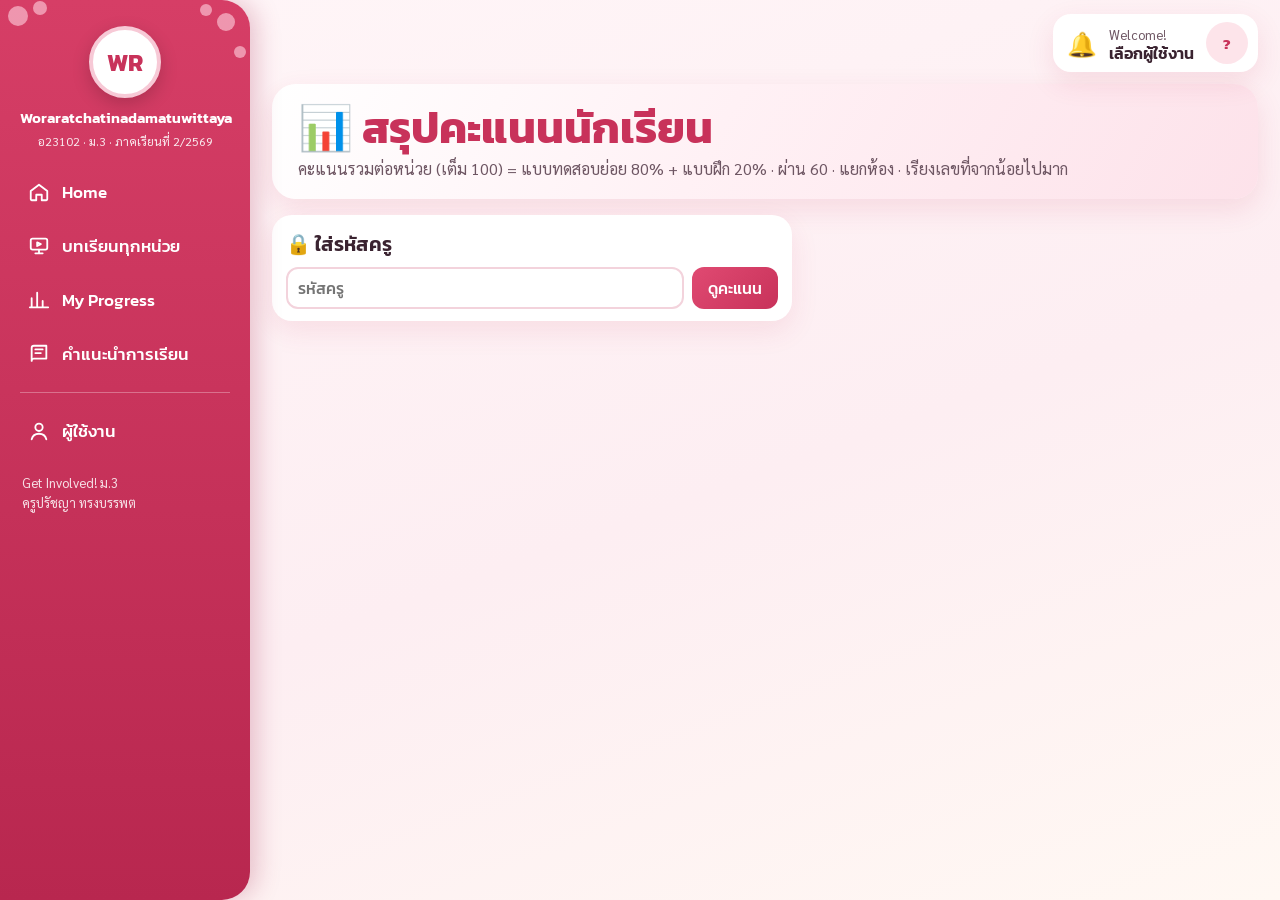
<file: scores.html>
<!DOCTYPE html>
<html lang="th">
<head>
<meta charset="utf-8">
<meta name="viewport" content="width=device-width, initial-scale=1">
<title>สรุปคะแนนนักเรียน · M3</title>
<link rel="preconnect" href="https://fonts.googleapis.com">
<link href="https://fonts.googleapis.com/css2?family=Kanit:wght@400;500;600;700&family=Sarabun:wght@400;600;700&family=Nunito:wght@700;800&display=swap" rel="stylesheet">
<style>
:root{--rose:#c8325a;--rose-d:#a3214a;--rose-l:#fde4ea;--ink:#3a2330;--muted:#6e5663;--line:#f3d3dc;--ok:#1f8a4c;--bad:#c0392b}
*{box-sizing:border-box}
body{margin:0;font-family:Sarabun,sans-serif;color:var(--ink);background:linear-gradient(160deg,#fff6f8 0%,#fdeef2 55%,#fff8f3 100%);min-height:100vh}
.wrap{max-width:1240px;margin:0 auto;padding:12px 22px 40px}
.banner{border-radius:24px;background:linear-gradient(120deg,#fff 0%,#fff1f5 45%,#fde2ea 100%);box-shadow:0 10px 28px rgba(200,50,90,.12);padding:20px 26px}
.banner h1{font:700 clamp(28px,4vw,44px)/1.1 Kanit,sans-serif;color:var(--rose);margin:0}
.banner p{margin:6px 0 0;color:var(--muted)}
.bar{display:flex;gap:8px;flex-wrap:wrap;align-items:center;margin:16px 0 10px}
.bar label{font:500 15px Kanit,sans-serif}
select,input{font:500 16px Kanit,sans-serif;padding:7px 10px;border:2px solid var(--line);border-radius:12px;background:#fff}
.btn{border:0;border-radius:12px;padding:9px 16px;font:500 16px Kanit,sans-serif;background:linear-gradient(135deg,#e04a72,#c8325a);color:#fff;cursor:pointer;text-decoration:none;display:inline-block}
.btn.alt{background:var(--rose-l);color:var(--rose-d)}
.tabs{display:flex;gap:6px;flex-wrap:wrap;margin:4px 0 12px}
.tabs button{border:2px solid var(--line);background:#fff;border-radius:20px;padding:5px 14px;font:500 15px Kanit,sans-serif;color:var(--ink);cursor:pointer}
.tabs button.on{background:var(--rose);border-color:var(--rose);color:#fff}
.card{background:#fff;border-radius:20px;box-shadow:0 10px 28px rgba(200,50,90,.10);padding:12px 14px;margin-bottom:16px}
.card h2{font:600 20px Kanit,sans-serif;margin:2px 0 8px;display:flex;gap:10px;align-items:baseline;flex-wrap:wrap}
.card h2 small{font:400 14px Sarabun,sans-serif;color:var(--muted)}
.tw{overflow-x:auto}
table{border-collapse:collapse;width:100%;font-size:15px}
th,td{padding:7px 9px;border-bottom:1px solid var(--line);text-align:left;white-space:nowrap}
th{background:var(--rose-l);font:500 14px Kanit,sans-serif;position:sticky;top:0}
td.c{text-align:center}th.c{text-align:center}
.ok{color:var(--ok);font-weight:700}.no{color:var(--bad);font-weight:700}.na{color:#bbb}
.pill{display:inline-block;border-radius:10px;padding:1px 8px;font:700 14px Nunito,sans-serif}
.pill.ok{background:#e7f7ec}.pill.no{background:#fff1f1}
.code{font:800 13px Nunito,monospace;background:var(--rose-l);border-radius:6px;padding:1px 6px}
.msg{padding:20px;text-align:center;color:var(--muted)}
.sum{display:flex;gap:10px;flex-wrap:wrap;margin:0 0 12px}
.sum div{background:#fff;border-radius:14px;padding:8px 14px;box-shadow:0 6px 18px rgba(200,50,90,.08)}
.sum b{display:block;font:800 22px Nunito,sans-serif;color:var(--rose-d)}.sum span{font-size:13px;color:var(--muted)}
@media (max-width:600px){.wrap{padding:10px 10px 30px}th,td{padding:6px;font-size:13px}}
</style>
</head>
<body>
<div class="wrap">
  <div class="banner"><h1>📊 สรุปคะแนนนักเรียน</h1><p>คะแนนรวมต่อหน่วย (เต็ม 100) = แบบทดสอบย่อย 80% + แบบฝึก 20% · ผ่าน 60 · แยกห้อง · เรียงเลขที่จากน้อยไปมาก</p></div>
  <div id="gate"></div>
  <div id="ctl" hidden>
    <div class="bar">
      <label>หน่วย <select id="unitSel"><option value="all">ภาพรวม 8 หน่วย</option></select></label>
      <label>คะแนนที่ใช้ <select id="scoreSel"><option value="best">สูงสุด</option><option value="first">ครั้งแรก</option></select></label>
      <span style="flex:1"></span>
      <button class="btn alt" id="reload">↻ โหลดใหม่</button>
      <button class="btn" id="csv">⬇️ CSV (ห้องที่เลือก)</button>
    </div>
    <div class="tabs" id="cls"></div>
  </div>
  <div id="out"></div>
</div>
<script src="config.js"></script>
<script>
(function(){
const $=s=>document.querySelector(s);
const CFG=window.M3_CONFIG||{};
const esc=s=>String(s??'').replace(/[&<>"]/g,c=>({'&':'&amp;','<':'&lt;','>':'&gt;','"':'&quot;'}[c]));
const SS={get(k){try{return sessionStorage.getItem(k)}catch(e){return null}},set(k,v){try{sessionStorage.setItem(k,v)}catch(e){}}};
const UNITS=[[1,'Stories'],[2,'Then and Now'],[3,'Goals'],[4,'Spend!'],[5,'A Better Place'],[6,'Experience'],[7,'My Stuff'],[8,'Responsibility']];
UNITS.forEach(([n,t])=>$('#unitSel').insertAdjacentHTML('beforeend',`<option value="${n}">Unit ${n} · ${t}</option>`));
let DATA=null,CLS='',VIEW=[];
const num=x=>{const m=String(x||'').match(/\d+/);return m?+m[0]:9999};
function gate(msg){
  $('#gate').innerHTML=`<div class="card" style="max-width:520px;margin-top:16px"><h2>🔒 ใส่รหัสครู</h2><form id="pf" style="display:flex;gap:8px"><input id="pin" type="password" inputmode="numeric" placeholder="รหัสครู" style="flex:1"><button class="btn">ดูคะแนน</button></form>${msg?`<p class="no">${esc(msg)}</p>`:''}</div>`;
  $('#pf').onsubmit=e=>{e.preventDefault();SS.set('m3:tp',$('#pin').value.trim());load()}}
async function fetchUnit(n,pin){const r=await fetch(`${CFG.supabaseUrl}/rest/v1/rpc/${CFG.teacherFn}`,{method:'POST',headers:{apikey:CFG.supabaseKey,Authorization:`Bearer ${CFG.supabaseKey}`,'Content-Type':'application/json'},body:JSON.stringify({p_pin:pin,p_unit:'unit'+n+'-test'})});
  if(r.status===400||r.status===401||r.status===403||r.status===404)throw new Error('pin');if(!r.ok)throw new Error('โหลดไม่ได้ ('+r.status+')');return r.json()}
async function load(){const pin=SS.get('m3:tp');if(!pin){gate();return}
  if(!CFG.supabaseUrl){$('#out').innerHTML='<div class="msg">ไม่พบการตั้งค่าฐานข้อมูล</div>';return}
  $('#gate').innerHTML='';$('#out').innerHTML='<div class="msg">กำลังโหลดคะแนน…</div>';
  try{const res=await Promise.all(UNITS.map(([n])=>fetchUnit(n,pin)));
    const st={};
    res.forEach((rows,ui)=>{const n=UNITS[ui][0];rows.slice().sort((a,b)=>String(a.created_at).localeCompare(String(b.created_at))).forEach(x=>{
      const k=(x.class||'').trim()+'|'+(x.student_no||'').trim()+'|'+(x.student_name||'').trim();
      const s=st[k]=st[k]||{cls:(x.class||'').trim(),no:(x.student_no||'').trim(),name:(x.student_name||'').trim(),u:{}};
      const d=x.detail||{},u=s.u[n]=s.u[n]||{n:0,first:null,best:null,passed:false,practice:null,code:'',last:''};
      u.n++;const tot=d.total!=null?{s:+d.total,m:100}:{s:Math.round(+x.score/(+x.max_score||1)*100),m:100};const sc=tot;if(d.quiz)u.quizRaw=d.quiz;if(!u.first)u.first=sc;if(!u.best||sc.s>u.best.s)u.best=sc;
      u.passed=u.passed||(d.passed!=null?!!d.passed:sc.s>=60);if(!u.practice&&d.practice)u.practice=d.practice;u.code=d.code||u.code;u.last=x.created_at})});
    DATA=Object.values(st);$('#ctl').hidden=false;
    const classes=[...new Set(DATA.map(s=>s.cls))].sort((a,b)=>a.localeCompare(b,'th',{numeric:true}));
    if(!CLS||!classes.includes(CLS))CLS=classes[0]||'';
    $('#cls').innerHTML=classes.map(c=>`<button data-c="${esc(c)}" class="${c===CLS?'on':''}">ห้อง ${esc(c)} (${DATA.filter(s=>s.cls===c).length})</button>`).join('');
    render()}
  catch(e){if(e.message==='pin'){SS.set('m3:tp','');gate('รหัสไม่ถูกต้อง')}else $('#out').innerHTML=`<div class="msg no">${esc(e.message)}</div>`}}
const pick=u=>u?($('#scoreSel').value==='first'?u.first:u.best):null;
function cell(u){if(!u)return '<td class="c na">–</td>';const s=pick(u);const ok=s.s>=60;return `<td class="c"><span class="pill ${ok?'ok':'no'}">${s.s}</span>${u.passed?' ✅':''}</td>`}
function render(){if(!DATA)return;const unitV=$('#unitSel').value;
  const list=DATA.filter(s=>s.cls===CLS).sort((a,b)=>num(a.no)-num(b.no)||a.name.localeCompare(b.name,'th'));
  if(!list.length){$('#out').innerHTML='<div class="msg">ยังไม่มีนักเรียนส่งคะแนน</div>';VIEW=[];return}
  if(unitV==='all'){
    VIEW=[['เลขที่','ชื่อ',...UNITS.map(([n])=>'U'+n),'ผ่าน (หน่วย)']].concat(list.map(s=>[s.no,s.name,...UNITS.map(([n])=>{const u=s.u[n];if(!u)return '';const x=pick(u);return x.s+(u.passed?' ผ่าน':'')}),UNITS.filter(([n])=>s.u[n]&&s.u[n].passed).length]));
    $('#out').innerHTML=`<div class="card"><h2>ห้อง ${esc(CLS)} · ภาพรวม 8 หน่วย <small>คะแนนรวมเต็ม 100 (${$('#scoreSel').value==='first'?'ครั้งแรก':'สูงสุด'}) · ✅ = ผ่าน 60</small></h2><div class="tw"><table>
      <tr><th>เลขที่</th><th>ชื่อ</th>${UNITS.map(([n])=>`<th class="c">U${n}</th>`).join('')}<th class="c">ผ่าน</th></tr>
      ${list.map(s=>`<tr><td>${esc(s.no)}</td><td>${esc(s.name)}</td>${UNITS.map(([n])=>cell(s.u[n])).join('')}<td class="c"><b>${UNITS.filter(([n])=>s.u[n]&&s.u[n].passed).length}</b>/8</td></tr>`).join('')}</table></div></div>`;
    return}
  const n=+unitV,rows=list.map(s=>({s,u:s.u[n]}));const done=rows.filter(r=>r.u),passN=done.filter(r=>r.u.passed).length;
  VIEW=[['เลขที่','ชื่อ','แบบฝึกคำศัพท์','แบบฝึกไวยากรณ์','แบบฝึกรวม','แบบทดสอบล่าสุด','คะแนนรวมครั้งแรก','คะแนนรวมสูงสุด','จำนวนครั้ง','ผล','รหัสตรวจสอบล่าสุด','ส่งล่าสุด']].concat(rows.map(({s,u})=>u?[s.no,s.name,u.practice?u.practice.vocab+'/'+u.practice.vocabMax:'',u.practice?u.practice.gram+'/'+u.practice.gramMax:'',u.practice?u.practice.s+'/'+u.practice.m:'',u.quizRaw?u.quizRaw.s+'/'+u.quizRaw.m:'',u.first.s,u.best.s,u.n,u.passed?'ผ่าน':'ไม่ผ่าน',u.code,new Date(u.last).toLocaleString('th-TH')]:[s.no,s.name,'','','','','','','ยังไม่ส่ง','','']));
  $('#out').innerHTML=`<div class="sum"><div><b>${done.length}/${rows.length}</b><span>ส่งแล้ว</span></div><div><b>${passN}</b><span>ผ่าน 60%</span></div><div><b>${done.length-passN}</b><span>ยังไม่ผ่าน</span></div></div>
   <div class="card"><h2>ห้อง ${esc(CLS)} · Unit ${n} ${esc(UNITS[n-1][1])} <small>แบบฝึกแสดงผลเท่านั้น ไม่นำไปคิดคะแนน</small></h2><div class="tw"><table>
   <tr><th>เลขที่</th><th>ชื่อ</th><th class="c">แบบฝึก<br>คำศัพท์</th><th class="c">แบบฝึก<br>ไวยากรณ์</th><th class="c">แบบทดสอบ<br>ล่าสุด</th><th class="c">รวม<br>ครั้งแรก</th><th class="c">รวม<br>สูงสุด</th><th class="c">ครั้ง</th><th class="c">ผล</th><th>รหัสตรวจสอบ</th><th>ส่งล่าสุด</th></tr>
   ${rows.map(({s,u})=>u?`<tr><td>${esc(s.no)}</td><td>${esc(s.name)}</td><td class="c">${u.practice?u.practice.vocab+'/'+u.practice.vocabMax:'–'}</td><td class="c">${u.practice?u.practice.gram+'/'+u.practice.gramMax:'–'}</td>
     <td class="c">${u.quizRaw?u.quizRaw.s+'/'+u.quizRaw.m:'–'}</td><td class="c">${u.first.s}</td><td class="c"><b>${u.best.s}</b></td><td class="c">${u.n}</td><td class="c ${u.passed?'ok':'no'}">${u.passed?'ผ่าน ✅':'ยังไม่ผ่าน'}</td><td>${u.code?`<span class="code">${esc(u.code.slice(0,3)+'-'+u.code.slice(3))}</span>`:''}</td><td>${esc(new Date(u.last).toLocaleString('th-TH',{dateStyle:'short',timeStyle:'short'}))}</td></tr>`
     :`<tr><td>${esc(s.no)}</td><td>${esc(s.name)}</td><td class="c na" colspan="9">ยังไม่ส่งหน่วยนี้</td></tr>`).join('')}</table></div></div>`}
$('#cls').onclick=e=>{const b=e.target.closest('[data-c]');if(!b)return;CLS=b.dataset.c;document.querySelectorAll('#cls button').forEach(x=>x.classList.toggle('on',x===b));render()};
$('#unitSel').onchange=render;$('#scoreSel').onchange=render;$('#reload').onclick=load;
$('#csv').onclick=()=>{if(!VIEW.length)return;const csv='﻿'+VIEW.map(r=>r.map(v=>'"'+String(v??'').replace(/"/g,'""')+'"').join(',')).join('\n');
  const a=document.createElement('a');a.href=URL.createObjectURL(new Blob([csv],{type:'text/csv'}));a.download=`scores-${CLS}-${$('#unitSel').value==='all'?'all':'unit'+$('#unitSel').value}.csv`;a.click()};
window.SCORES={setData(d){DATA=d;$('#ctl').hidden=false;const classes=[...new Set(d.map(s=>s.cls))].sort();CLS=classes[0];$('#cls').innerHTML=classes.map(c=>`<button data-c="${c}" class="${c===CLS?'on':''}">ห้อง ${c}</button>`).join('');render()}};
load();
})();
</script>
<script src="assets/shell.js" data-root="" data-active="scores"></script>
</body>
</html>
</file>
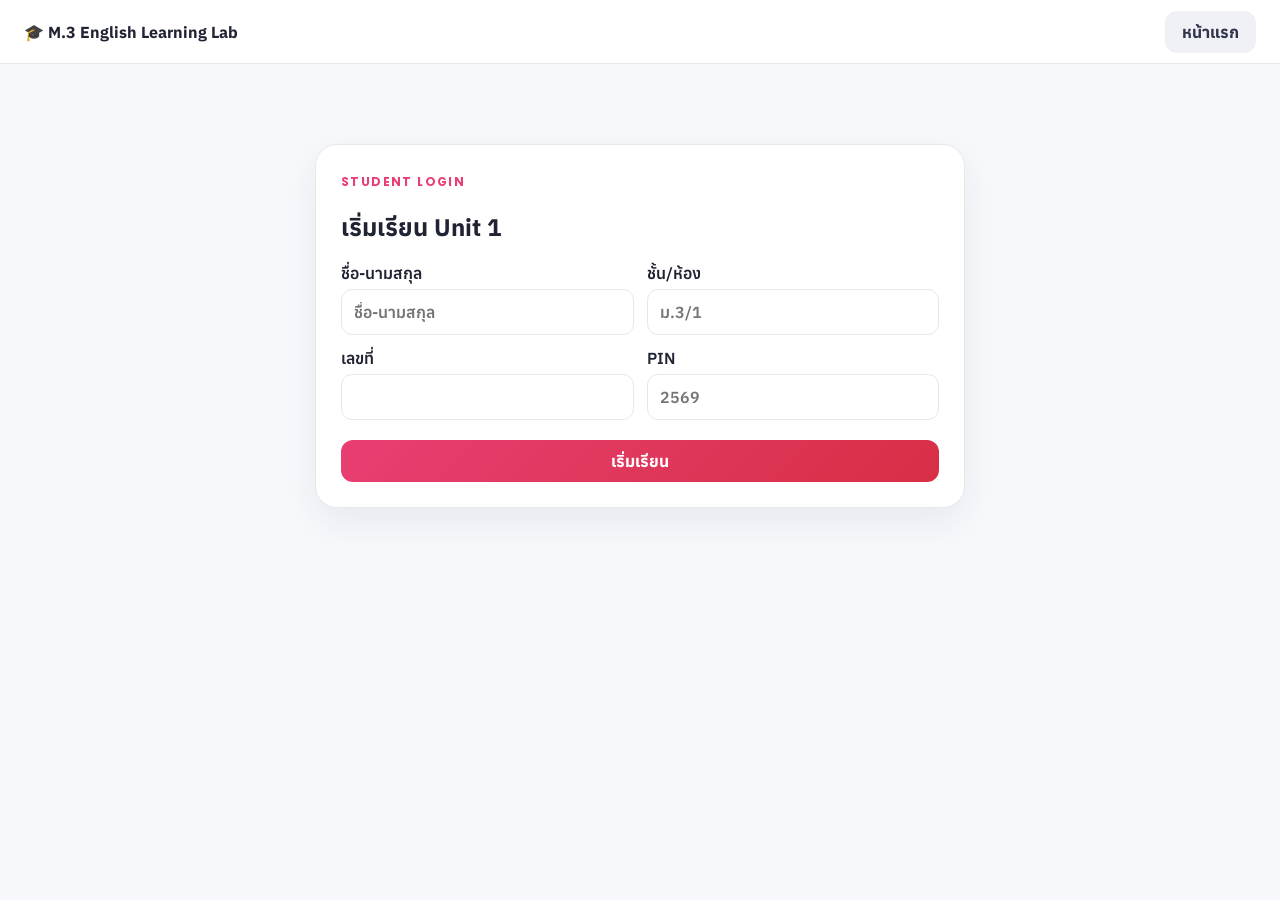
<file: student.html>
<!doctype html><html lang="th"><head><meta charset="utf-8"><meta name="viewport" content="width=device-width,initial-scale=1"><title>Student | Unit 1</title><link rel="stylesheet" href="style.css"></head>
<body><header class="topbar"><b>🎓 M.3 English Learning Lab</b><button class="ghost" onclick="location.href='index.html'">หน้าแรก</button></header>
<main class="container"><section id="login" class="panel narrow"><span class="eyebrow">STUDENT LOGIN</span><h1>เริ่มเรียน Unit 1</h1><div class="grid2"><label>ชื่อ-นามสกุล<input id="name" placeholder="ชื่อ-นามสกุล"></label><label>ชั้น/ห้อง<input id="cls" placeholder="ม.3/1"></label><label>เลขที่<input id="no" type="number"></label><label>PIN<input id="pin" type="password" placeholder="2569"></label></div><button class="primary full" onclick="loginStudent()">เริ่มเรียน</button></section>
<section id="app" class="hidden"><div class="unit-hero panel"><div><span class="eyebrow">UNIT 1</span><h1 id="unitTitle"></h1><p id="unitSubtitle"></p></div><div class="unit-progress"><b id="progressPct">0%</b><div class="progress"><i id="progressBar"></i></div><small>ความก้าวหน้า</small></div></div>
<div class="layout"><aside class="side" id="nav"></aside><section class="content" id="content"></section></div></section></main><script src="js/data.js"></script><script src="js/student.js"></script></body></html>
</file>
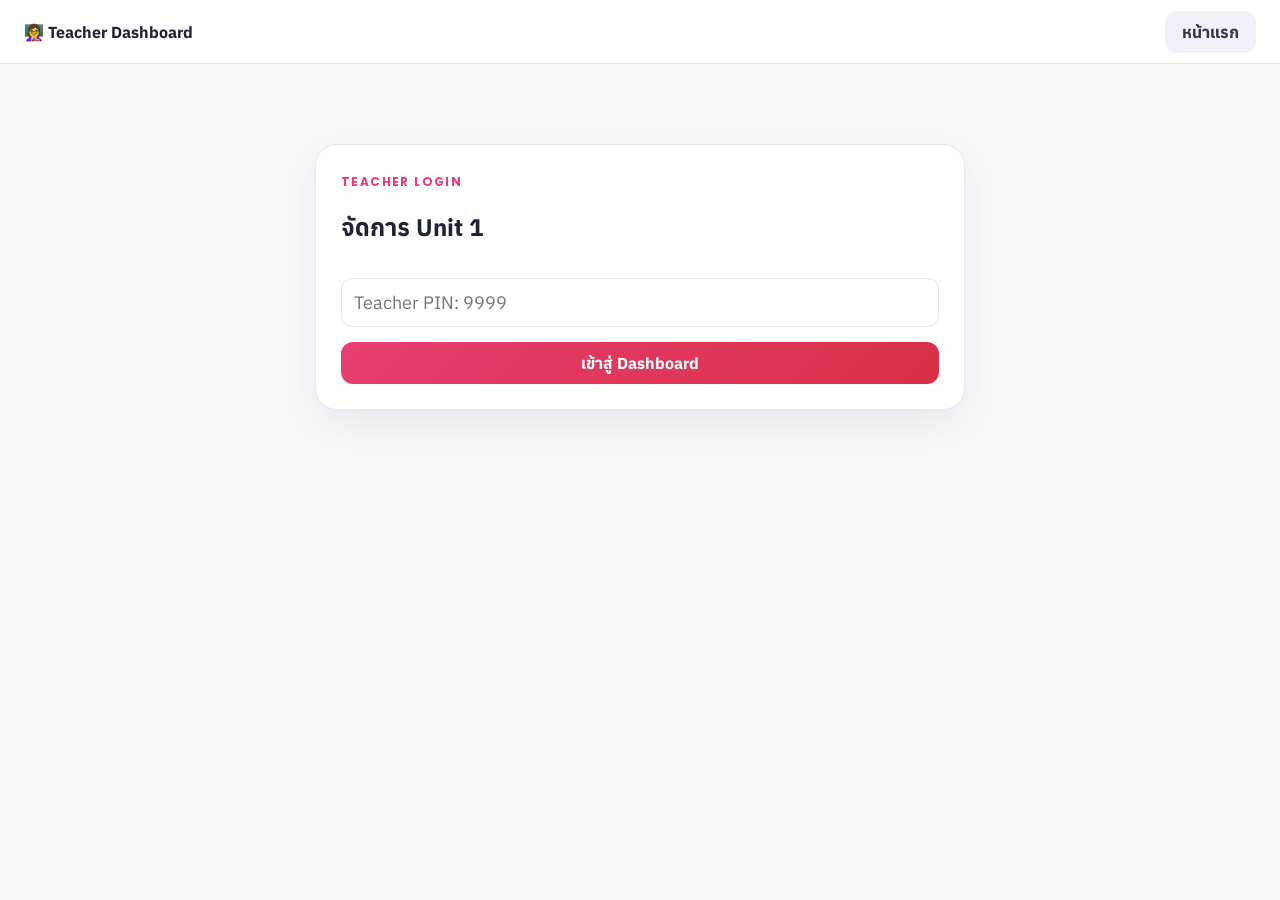
<file: teacherdashboard.html>
<!doctype html><html lang="th"><head><meta charset="utf-8"><meta name="viewport" content="width=device-width,initial-scale=1"><title>Teacher Dashboard | Unit 1</title><link rel="stylesheet" href="style.css"></head>
<body><header class="topbar"><b>👩‍🏫 Teacher Dashboard</b><button class="ghost" onclick="location.href='index.html'">หน้าแรก</button></header><main class="container">
<section id="lock" class="panel narrow"><span class="eyebrow">TEACHER LOGIN</span><h1>จัดการ Unit 1</h1><input id="tpin" class="biginput" type="password" placeholder="Teacher PIN: 9999"><button class="primary full" onclick="teacherLogin()">เข้าสู่ Dashboard</button></section>
<section id="dash" class="hidden"><div class="dash-head"><div><span class="eyebrow">UNIT CONTROL CENTER</span><h1>Unit 1: Present Time</h1><p class="muted">ครูสามารถเปิด/ปิดหน่วยและหัวข้อย่อยได้ทันที</p></div><button class="ghost" onclick="resetSettings()">คืนค่าเริ่มต้น</button></div>
<div id="unitControl"></div><div class="panel"><h2>🔐 การตั้งค่าการเข้าถึง</h2><div class="setting-row"><div><b>Unit 1</b><small>เปิดให้นักเรียนเข้าเรียนทั้งหน่วย</small></div><label class="switch"><input id="unitToggle" type="checkbox" onchange="toggleUnit(this.checked)"><span></span></label></div></div>
<div class="panel"><h2>📊 ผลการทดสอบ</h2><div id="results"></div></div></section></main><script src="js/data.js"></script><script src="js/teacher.js"></script></body></html>
</file>
<file: unit6/app.css>
:root{
  --rose:#c8325a;--rose-d:#a3214a;--rose-l:#fde4ea;--blush:#fff3f6;--ink:#3a2330;--muted:#6e5663;
  --line:#f3d3dc;--ok:#2e8b57;--ok-l:#e3f6ea;--bad:#c0392b;--bad-l:#fde8e6;--warn-l:#fff6dc;
  --shadow:0 10px 28px rgba(200,50,90,.12);
  --c-vocab:#e2457a;--c-listening:#e8763a;--c-reading:#3a7fd0;--c-grammar:#8b5cd6;--c-speaking:#2e9d8f;--c-writing:#c98a12;--c-posttest:#a3214a;
}
*{box-sizing:border-box}
html,body{margin:0}
body{font:18px/1.6 Sarabun,system-ui,sans-serif;color:var(--ink);background:linear-gradient(160deg,#fff6f8 0%,#fdeef2 60%,#fff8f3 100%);min-height:100vh}
h1,h2,h3,h4{font-family:Kanit,Sarabun,sans-serif;margin:0;line-height:1.25}
button{font:inherit;cursor:pointer}
input,textarea{font:inherit}
img{max-width:100%}
.wrap{max-width:1100px;margin:0 auto;padding:16px 18px 90px}
.top{position:sticky;top:0;z-index:20;background:rgba(255,246,248,.92);backdrop-filter:blur(8px);border-bottom:1px solid var(--line)}
.top .in{max-width:1100px;margin:0 auto;display:flex;align-items:center;gap:12px;padding:10px 18px}
.top .logo{display:flex;align-items:center;gap:10px;text-decoration:none;color:var(--ink)}
.top .logo img{width:52px;height:40px;object-fit:contain}
.top .logo b{font:600 18px Kanit;display:block;line-height:1.1}
.top .logo small{color:var(--muted);font-size:13px}
.top .sp{flex:1}
.who{font-size:14px;color:var(--muted);text-align:right;line-height:1.3}
.pill{display:inline-flex;align-items:center;gap:6px;border-radius:999px;padding:4px 12px;font:500 14px Kanit;background:var(--rose-l);color:var(--rose-d)}
.btn{border:0;border-radius:16px;padding:12px 20px;background:#fff;box-shadow:var(--shadow);font:500 17px Kanit;color:var(--rose-d);display:inline-flex;align-items:center;gap:8px;text-decoration:none;min-height:48px}
.btn.p{background:linear-gradient(135deg,#e04a72,#c8325a);color:#fff}
.btn.g{background:var(--ok);color:#fff}
.btn.s{padding:8px 14px;min-height:40px;font-size:15px}
.btn[disabled]{opacity:.45;cursor:default}
.row{display:flex;gap:12px;flex-wrap:wrap;align-items:center}
.card{background:#fff;border-radius:24px;padding:22px;box-shadow:var(--shadow);border:1px solid #fbe3ea}
.muted{color:var(--muted)}
.hide{display:none!important}
.view{display:none}.view.on{display:block;animation:fade .25s ease}
@keyframes fade{from{opacity:0;transform:translateY(6px)}to{opacity:1}}
/* hero + map */
.hero{display:flex;align-items:center;gap:22px;border-radius:28px;padding:24px 28px;background:linear-gradient(120deg,#fff 0%,#fff1f5 50%,#dceeff 100%);box-shadow:var(--shadow);margin-bottom:18px}
.hero img{width:170px;height:auto;flex:none}
.hero h1{font-size:clamp(28px,4vw,44px);color:var(--rose)}
.hero .q{margin-top:6px;font-size:18px}
.wdyt{display:inline-block;background:#7a3b86;color:#fff;border-radius:8px;padding:0 8px;font:600 13px Kanit;margin-right:6px}
.score-strip{display:flex;gap:14px;align-items:center;flex-wrap:wrap;margin:14px 0 4px}
.big-score{font:700 40px Kanit;color:var(--rose)}
.stations{display:grid;grid-template-columns:repeat(auto-fill,minmax(230px,1fr));gap:16px;margin-top:14px}
.st{position:relative;text-align:left;border:0;background:#fff;border-radius:24px;padding:18px;box-shadow:var(--shadow);border-top:6px solid var(--c);display:flex;flex-direction:column;gap:6px;color:var(--ink)}
.st .n{position:absolute;top:12px;right:14px;font:700 15px Kanit;color:var(--c)}
.st img{width:70px;height:56px;object-fit:contain}
.st b{font:600 20px Kanit}
.st small{color:var(--muted);font-size:14px;line-height:1.4}
.st .stat{margin-top:6px;font:500 14px Kanit;color:var(--c)}
.st .bar{height:8px;border-radius:6px;background:#f4e3e8;overflow:hidden}.st .bar i{display:block;height:100%;background:var(--c)}
.st.done::after{content:"✓";position:absolute;right:14px;bottom:12px;width:30px;height:30px;border-radius:50%;background:var(--ok);color:#fff;display:grid;place-items:center;font-weight:700}
/* section header + steps */
.sh{display:flex;align-items:center;gap:14px;margin:6px 0 14px}
.sh img{width:76px;height:60px;object-fit:contain}
.sh h2{font-size:30px}
.sh .k{font:500 15px Kanit;color:var(--c,var(--rose))}
.steps{display:flex;gap:8px;overflow-x:auto;padding:4px 2px 10px;margin-bottom:8px}
.steps button{flex:none;border:2px solid var(--line);background:#fff;border-radius:999px;padding:8px 14px;font:500 15px Kanit;color:var(--muted);white-space:nowrap}
.steps button.on{background:var(--c,var(--rose));border-color:var(--c,var(--rose));color:#fff}
.steps button.ok::before{content:"✓ ";color:var(--ok)}
.steps button.on.ok::before{color:#fff}
.tip{background:var(--warn-l);border:1px solid #f1dc9a;border-radius:18px;padding:12px 16px;margin:10px 0 16px}
/* flashcard */
.fc{display:grid;grid-template-columns:minmax(200px,1fr) 1.4fr;gap:22px;align-items:center}
.fc .pic{font-size:120px;line-height:1;text-align:center;background:var(--blush);border-radius:28px;padding:26px 0}
.fc .w{font:700 40px Kanit;color:var(--ink)}
.fc .th{font-size:24px;color:var(--rose-d)}
.fc .ex{font-size:20px;margin-top:6px}
.counter{font:600 16px Kanit;color:var(--muted)}
.mic{position:relative}
.mic.rec{background:var(--bad);color:#fff;animation:pulse 1s infinite}
@keyframes pulse{50%{box-shadow:0 0 0 10px rgba(192,57,43,.15)}}
.heard{margin-top:10px;padding:10px 14px;border-radius:14px;background:#f7f2f4;font-size:17px}
.heard.ok{background:var(--ok-l)}.heard.bad{background:var(--bad-l)}
/* questions */
.qcard{max-width:820px}
.qn{font:600 15px Kanit;color:var(--muted)}
.qt{font-size:24px;line-height:1.45;margin:6px 0 14px}
.qpic{font-size:90px;line-height:1;margin:6px 0 10px}
.opts{display:grid;gap:10px}
.opts.two{grid-template-columns:1fr 1fr}
.opt{border:2px solid var(--line);background:#fff;border-radius:18px;padding:14px 18px;text-align:left;font-size:20px;color:var(--ink);min-height:58px}
.opt:hover:not([disabled]){border-color:var(--rose)}
.opt.right{border-color:var(--ok);background:var(--ok-l)}
.opt.wrong{border-color:var(--bad);background:var(--bad-l)}
.opt[disabled]{cursor:default}
.fb{margin-top:12px;border-radius:16px;padding:12px 16px;font-size:18px}
.fb.ok{background:var(--ok-l)}.fb.bad{background:var(--bad-l)}
.inp{width:100%;border:2px solid var(--line);border-radius:16px;padding:12px 16px;font-size:20px;background:#fff}
.inp:focus{outline:none;border-color:var(--rose)}
textarea.inp{min-height:180px;line-height:1.6}
.qnav{display:flex;justify-content:space-between;align-items:center;margin-top:16px;gap:10px}
.dots{display:flex;gap:6px;flex-wrap:wrap}
.dots i{width:12px;height:12px;border-radius:50%;background:#f1dbe2}
.dots i.r{background:var(--ok)}.dots i.w{background:var(--bad)}.dots i.c{outline:3px solid var(--rose);outline-offset:1px}
.result{text-align:center;padding:28px}
.result .big{font:700 64px Kanit;color:var(--rose)}
/* dialogue */
.dlg{display:flex;flex-direction:column;gap:10px}
.line{display:flex;gap:10px;align-items:flex-start}
.line .sp{flex:none;width:56px;height:56px;border-radius:50%;display:grid;place-items:center;font:600 15px Kanit;color:#fff;background:var(--rose)}
.line.b .sp{background:#3a7fd0}
.line .tx{background:#fff;border:1px solid var(--line);border-radius:18px;padding:10px 14px;font-size:19px;flex:1}
.line.now .tx{border-color:var(--rose);box-shadow:0 0 0 3px var(--rose-l)}
.line .tx.blur{color:transparent;text-shadow:0 0 9px rgba(58,35,48,.55);user-select:none}
.player{display:flex;gap:10px;flex-wrap:wrap;align-items:center;margin-bottom:12px}
/* reading */
.passage p{font-size:20px;line-height:1.8;margin:0 0 12px}
.passage .sn{cursor:pointer;border-radius:6px;padding:1px 2px}
.passage .sn:hover{background:var(--rose-l)}
.passage .sn.say{background:#ffe9a8}
/* grammar */
.ex-list{list-style:none;padding:0;margin:0 0 14px;display:grid;gap:8px}
.ex-list li{background:var(--blush);border-radius:14px;padding:10px 14px;font-size:21px}
.ex-list u{text-decoration:none;border-bottom:3px solid var(--rose);font-weight:700}
.rule{margin-top:12px;background:#efe8ff;border-left:6px solid #8b5cd6;border-radius:14px;padding:12px 16px;font-size:19px}
.words{display:flex;flex-wrap:wrap;gap:8px;margin:10px 0}
.wd{border:2px solid var(--line);background:#fff;border-radius:12px;padding:8px 14px;font-size:21px}
.wd.bad{border-color:var(--bad);background:var(--bad-l)}.wd.good{border-color:var(--ok);background:var(--ok-l)}
.slot{min-height:62px;border:2px dashed #e6b9c6;border-radius:16px;padding:6px;display:flex;flex-wrap:wrap;gap:8px;align-items:center;background:#fffafb}
.lv{display:inline-block;font:600 13px Kanit;border-radius:8px;padding:2px 10px;color:#fff;margin-right:6px}
.lv1{background:#4cb86a}.lv2{background:#e2a12a}.lv3{background:#e0703c}.lv4{background:#c8325a}
/* writing */
.postcard{display:grid;grid-template-columns:2fr 1fr;border-radius:20px;background:#fff;border:2px solid var(--line);overflow:hidden}
.postcard .msg{padding:22px;border-right:2px dashed var(--line);font-size:19px}
.postcard .msg p{margin:0 0 6px}
.postcard .addr{padding:22px;display:flex;flex-direction:column;align-items:flex-end;gap:14px}
.stamp{width:90px;height:108px;border-radius:10px;background:linear-gradient(135deg,#e04a72,#a3214a);color:#fff;display:grid;place-items:center;font-size:40px}
.check{list-style:none;padding:0;margin:10px 0;display:grid;gap:6px}
.check li::before{content:"○ ";color:var(--muted)}
.check li.y::before{content:"● ";color:var(--ok)}
/* post-test result */
.skills{display:grid;gap:10px}
.sk{display:grid;grid-template-columns:150px 1fr 70px;gap:10px;align-items:center}
.sk .b{height:16px;border-radius:8px;background:#f4e3e8;overflow:hidden}.sk .b i{display:block;height:100%}
.weak{counter-reset:w;display:grid;gap:10px;margin-top:10px}
.weak div{counter-increment:w;background:var(--bad-l);border-radius:16px;padding:12px 16px 12px 56px;position:relative}
.weak div::before{content:counter(w);position:absolute;left:14px;top:12px;width:30px;height:30px;border-radius:50%;background:var(--bad);color:#fff;display:grid;place-items:center;font:700 16px Kanit}
table.res{width:100%;border-collapse:collapse;background:#fff;border-radius:16px;overflow:hidden;font-size:15px}
table.res th,table.res td{padding:9px 10px;border-bottom:1px solid var(--line);text-align:left;vertical-align:top}
table.res th{background:var(--rose);color:#fff;font:500 14px Kanit;position:sticky;top:0}
.tbl-wrap{max-height:60vh;overflow:auto;border-radius:16px;box-shadow:var(--shadow)}
/* slides */
.sv-stage{position:relative;width:100%;aspect-ratio:16/9;overflow:hidden;background:#fff6f8;border-radius:18px;box-shadow:var(--shadow)}
.sv-frame{position:absolute;left:0;top:0;width:1920px;height:1080px;transform-origin:0 0}
.sv-frame section{position:relative;width:1920px;height:1080px;overflow:hidden}
.sv-frame section *{margin:0}
.sv-frame section>*:not(svg){position:relative}
.sv-frame section hr{border:0}
.sv-frame section table{border-spacing:0}
.sv-tap{position:absolute;top:0;bottom:0;width:22%;border:0;background:transparent;z-index:2}
.sv-tap.l{left:0}.sv-tap.r{right:0}
.sv-full:fullscreen{background:#000;display:flex;align-items:center;justify-content:center}
.sv-full:fullscreen .sv-stage{width:min(100vw,calc(100vh*16/9));border-radius:0}
.notes{margin-top:12px;background:var(--warn-l);border:1px solid #f1dc9a;border-radius:16px;padding:12px 16px}
.toast{position:fixed;left:50%;bottom:22px;transform:translateX(-50%);background:var(--ink);color:#fff;padding:12px 18px;border-radius:14px;font:500 16px Kanit;z-index:99;max-width:92vw;text-align:center}
.bottom-nav{position:fixed;left:0;right:0;bottom:0;background:#fff;border-top:1px solid var(--line);display:none;z-index:30}
.bottom-nav .in{display:flex;justify-content:space-between;max-width:1100px;margin:0 auto;padding:8px 14px;gap:10px}
@media (max-width:720px){
  body{font-size:17px}
  .wrap{padding:12px 12px 90px}
  .hero{flex-direction:column;align-items:flex-start;padding:18px}
  .hero img{width:120px}
  .fc{grid-template-columns:1fr}
  .fc .pic{font-size:96px;padding:18px 0}
  .fc .w{font-size:32px}
  .opts.two{grid-template-columns:1fr}
  .qt{font-size:21px}
  .opt{font-size:18px}
  .postcard{grid-template-columns:1fr}
  .postcard .msg{border-right:0;border-bottom:2px dashed var(--line)}
  .sk{grid-template-columns:110px 1fr 56px}
  .who{display:none}
}
@media print{.top,.bottom-nav,.btn{display:none!important}}

/* animated answer key (teacher slides) */
.sv-frame .kx{position:relative;display:inline-block}
.sv-frame .kb{display:inline-block;transition:transform .3s ease,opacity .3s ease,max-width .3s ease;max-width:400px;overflow:hidden;vertical-align:bottom}
.sv-frame .ka{display:inline-block;max-width:0;opacity:0;overflow:hidden;white-space:nowrap;vertical-align:bottom;color:#16603d;background:#dff5e6;border:4px solid #3ab26b;border-radius:16px;padding:0;font-weight:700;transform:scale(.4);transition:max-width .45s ease .15s,padding .45s ease .15s,opacity .3s ease .15s}
.sv-frame .kx.on .kb{transform:scaleX(0);opacity:0;max-width:0}
.sv-frame .kx.on .ka{max-width:900px;opacity:1;padding:0 18px;animation:kpop .6s cubic-bezier(.3,1.6,.5,1) .15s both}
.sv-frame .kfx{position:absolute;right:-40px;top:-46px;font-size:60px;pointer-events:none;animation:kspark .9s ease forwards}
@keyframes kpop{0%{transform:scale(.4)}60%{transform:scale(1.18)}100%{transform:scale(1)}}
@keyframes kspark{0%{opacity:0;transform:scale(.3) rotate(-20deg)}40%{opacity:1;transform:scale(1.2) rotate(10deg)}100%{opacity:0;transform:translateY(-30px) scale(.8)}}
@media (prefers-reduced-motion:reduce){.sv-frame .kx.on .ka{animation:none}.sv-frame .kfx{display:none}}
/* slide page picker */
.spick-bar{display:flex;gap:10px;align-items:center;margin-bottom:10px}
.spick-row{display:flex;gap:6px;overflow-x:auto;flex:1;padding:4px 2px}
.spick-row button{flex:none;min-width:40px;height:40px;border:2px solid var(--line);background:#fff;border-radius:12px;font:600 15px Kanit;color:var(--muted)}
.spick-row button.on{background:var(--rose);border-color:var(--rose);color:#fff}
.spick{display:grid;grid-template-columns:repeat(auto-fill,minmax(220px,1fr));gap:8px;margin-bottom:12px;background:#fff;border-radius:18px;padding:12px;box-shadow:var(--shadow)}
.spick button{display:flex;align-items:center;gap:10px;text-align:left;border:2px solid var(--line);background:#fff;border-radius:14px;padding:8px 10px;font-size:15px;color:var(--ink)}
.spick button b{flex:none;width:32px;height:32px;border-radius:10px;background:var(--rose-l);color:var(--rose-d);display:grid;place-items:center;font-family:Kanit}
.spick button span{flex:1;line-height:1.3}
.spick button i{font-style:normal;font:600 11px Kanit;background:#3ab26b;color:#fff;border-radius:8px;padding:1px 6px}
.spick button.on{border-color:var(--rose);background:var(--blush)}
@media (max-width:720px){.top .in{gap:6px;padding:8px 10px}.top .btn.s{padding:6px 9px;font-size:13px;min-height:36px}.top .logo small{display:none}.top .logo b{font-size:15px}.top .logo img{width:40px;height:32px}.spick-bar .btn.s{font-size:13px}}
.btn{white-space:nowrap}
@media (max-width:720px){.top .t{display:none}.top .btn.s{font-size:18px}.qnav{flex-wrap:wrap}.qnav .btn{padding:8px 12px;font-size:15px;min-height:42px}.qnav .row{gap:8px}#kbar .btn{padding:8px 12px;font-size:15px;min-height:42px}}

/* themed lesson background (scene per unit, set with --theme on <body>) */
body.themed{background:var(--theme) center bottom/100% auto no-repeat fixed,linear-gradient(160deg,#fff6f8 0%,#fdeef2 60%,#f3f8ff 100%)}
body.themed .hero{background-image:linear-gradient(90deg,rgba(255,255,255,.97) 30%,rgba(255,255,255,.35) 100%),var(--theme);background-size:cover;background-position:center 85%}
body.themed .card,body.themed .st{background-color:rgba(255,255,255,.96)}
@media (max-width:720px){body.themed{background-size:220% auto;background-attachment:scroll}body.themed .hero{background-image:linear-gradient(180deg,rgba(255,255,255,.95) 45%,rgba(255,255,255,.5)),var(--theme)}}

/* inside the shared sidebar shell */
.shx .top{position:sticky;top:10px;margin:12px 22px 0;border:1px solid #fbe3ea;border-radius:22px;background:rgba(255,255,255,.94);box-shadow:0 10px 28px rgba(200,50,90,.12)}
.shx .top .in{max-width:none;padding:8px 14px}
.shx #tocLink{display:none}
.shx .wrap{max-width:1100px}
@media (max-width:860px){.shx .top{margin:10px 10px 0;top:6px}}

@media (min-width:861px){.shx .top a[href='#slides'],.shx .top a[href='#teacher']{display:none}}
</file>
<file: teach/teach.css>
:root{
  --bg:#f4efe9;--paper:#fffdf8;--ink:#24262e;--muted:#646875;--line:#e3dccf;
  --u:#2f6fc4;--u2:#dceeff;--bar:#1f2b44;
  --ok:#2f8a4f;--bad:#d64545;--gold:#e9b730;
}
*{box-sizing:border-box}
html,body{margin:0;height:100%}
body{font-family:'Sarabun','Nunito',sans-serif;background:var(--bg);color:var(--ink);overflow:hidden}
button{font-family:inherit;cursor:pointer}
.hidden{display:none!important}

/* ---------- unit picker ---------- */
.pickpage{height:100vh;overflow:auto;background:radial-gradient(circle at 15% 0,#ffe3ee,transparent 40%),radial-gradient(circle at 90% 10%,#dceeff,transparent 40%),var(--bg)}
.pk-wrap{max-width:1180px;margin:0 auto;padding:28px 16px 40px}
.pk-head{display:flex;align-items:center;gap:14px;flex-wrap:wrap;margin-bottom:18px}
.pk-logo{width:58px;height:58px;border-radius:18px;background:linear-gradient(135deg,#d7195b,#ef4d75);display:grid;place-items:center;font-size:30px;box-shadow:0 10px 26px #d7195b40}
.pk-head h1{font-family:'Kanit';font-weight:600;font-size:clamp(24px,4vw,38px);margin:0;line-height:1.1}
.pk-head p{margin:2px 0 0;color:var(--muted)}
.pk-head .sp{flex:1}
.pk-back{border:0;background:#fff;border-radius:12px;padding:10px 14px;font-family:'Kanit';font-size:15px;text-decoration:none;color:var(--ink);box-shadow:0 4px 14px #0001}
.pk-grid{display:grid;grid-template-columns:repeat(auto-fill,minmax(260px,1fr));gap:16px}
.pk-card{border:0;text-align:left;background:#fff;border-radius:22px;padding:0;overflow:hidden;box-shadow:0 10px 30px #6a3a4a14;transition:transform .2s,box-shadow .2s;display:flex;flex-direction:column}
.pk-card:hover{transform:translateY(-4px);box-shadow:0 16px 36px #6a3a4a24}
.pk-art{height:132px;display:flex;align-items:center;justify-content:center;font-size:62px;position:relative;background:var(--ubg)}
.pk-art .em{filter:drop-shadow(0 6px 8px #0002);animation:pkb 3s ease-in-out infinite}
.pk-art .em:nth-child(2){animation-delay:.5s;font-size:44px}.pk-art .em:nth-child(3){animation-delay:1s;font-size:40px}
@keyframes pkb{50%{transform:translateY(-6px) rotate(3deg)}}
.pk-pill{position:absolute;left:14px;top:12px;background:var(--uc);color:#fff;border-radius:20px;padding:3px 12px;font-family:'Kanit';font-size:14px}
.pk-term{position:absolute;right:12px;top:12px;background:#fff;color:var(--uc);border-radius:20px;padding:2px 10px;font-family:'Kanit';font-size:12.5px}
.pk-body{padding:12px 16px 16px}
.pk-body h3{margin:0;font-family:'Kanit';font-size:22px}
.pk-body .th{color:var(--muted);font-size:15px}
.pk-body .g{font-size:14px;margin-top:6px;color:#444;line-height:1.4}
.pk-body .n{margin-top:8px;font-family:'Kanit';font-size:14px;color:var(--uc)}
.pk-help{margin-top:22px;background:#fff;border-radius:18px;padding:14px 18px;line-height:1.7;font-size:15.5px;box-shadow:0 6px 20px #0000000c}
.pk-help kbd{background:#f1ece3;border-radius:6px;padding:1px 7px;font-family:'Nunito';font-weight:800;font-size:13px;border:1px solid #ddd3c2}

/* ---------- app ---------- */
.app{display:grid;grid-template-rows:auto 1fr auto;height:100vh}
.top{display:flex;align-items:center;gap:8px;padding:7px 12px;background:var(--bar);color:#fff;flex-wrap:wrap}
.brand{flex:1;font-family:'Kanit';font-weight:600;font-size:17px;white-space:nowrap;display:flex;align-items:center;gap:8px}
.brand .home{border:0;background:rgba(255,255,255,.14);color:#fff;border-radius:8px;padding:5px 9px;font-size:15px}
.brand small{font-weight:400;opacity:.75;font-size:12.5px}
.phases{display:flex;gap:4px;order:3;flex-basis:100%;overflow-x:auto}
.ph{flex:1;border:0;border-radius:8px;padding:3px 5px;min-width:86px;font-family:'Kanit';font-size:12px;color:#fff;opacity:.45;line-height:1.15;text-align:center;min-width:0}
.ph b{display:block;font-size:13.5px;white-space:nowrap;overflow:hidden;text-overflow:ellipsis}
.ph span{display:block;white-space:nowrap;overflow:hidden;text-overflow:ellipsis}
.ph.on{opacity:1;box-shadow:0 0 0 2px #fff inset}
.ph:hover{opacity:.85}
.clock{display:flex;align-items:center;gap:5px;font-family:'Nunito';font-weight:800;background:rgba(255,255,255,.12);padding:3px 7px;border-radius:10px}
.clock .t{font-size:19px;min-width:58px;text-align:center}
.clock .t.over{color:#ffb3b3}
.ibtn{border:0;background:rgba(255,255,255,.16);color:#fff;border-radius:8px;padding:6px 10px;font-size:14px;font-family:'Kanit';white-space:nowrap}
.ibtn:hover{background:rgba(255,255,255,.28)}
.ibtn.on{background:#fff;color:var(--bar)}

.main{display:grid;grid-template-columns:1fr 370px;min-height:0}
.main.nonotes{grid-template-columns:1fr 0}
.stage{position:relative;display:flex;align-items:center;justify-content:center;padding:12px;min-height:0;background:#151a24;overflow:hidden}
.frame{position:relative;flex:0 0 auto}
.slide{position:absolute;left:0;top:0;width:1600px;height:900px;transform-origin:0 0;border-radius:14px;overflow:hidden;box-shadow:0 10px 30px rgba(0,0,0,.45);background:var(--sbg,#fffdf8);cursor:pointer}
.nav{position:absolute;top:50%;transform:translateY(-50%);width:52px;height:52px;border-radius:50%;border:0;background:rgba(255,255,255,.18);color:#fff;font-size:28px;opacity:.5;z-index:5}
.nav:hover{opacity:1}
.nav.l{left:10px}.nav.r{right:10px}
.counter{position:absolute;bottom:10px;left:50%;transform:translateX(-50%);color:#fff;background:rgba(0,0,0,.5);border-radius:20px;padding:3px 12px;font-family:'Nunito';font-weight:800;font-size:13px;z-index:5;white-space:nowrap}
.counter .stp{opacity:.75;margin-left:6px}
.quick{position:absolute;bottom:10px;right:14px;display:flex;gap:6px;flex-wrap:wrap;justify-content:flex-end;max-width:46%;z-index:5}
.quick button{border:0;border-radius:20px;padding:6px 12px;font-family:'Kanit';font-size:14px;background:#fff;color:var(--bar);box-shadow:0 3px 10px rgba(0,0,0,.3)}
.quick button.rv{background:var(--gold);color:#3a2b00;animation:glow 1.6s ease-in-out infinite}
@keyframes glow{50%{box-shadow:0 0 0 6px rgba(233,183,48,.35)}}

/* notes */
.notes{background:var(--paper);border-left:1px solid var(--line);overflow:auto;padding:14px 16px 24px}
.main.nonotes .notes{display:none}
.ntag{display:inline-block;color:#fff;border-radius:6px;padding:2px 8px;font-family:'Kanit';font-size:13px}
.ntitle{font-family:'Kanit';font-size:21px;font-weight:600;margin:8px 0 2px;line-height:1.25}
.nmeta{color:var(--muted);font-size:14px;margin-bottom:8px}
.nsec{margin:12px 0 4px;font-family:'Kanit';font-size:14px;color:var(--u);font-weight:600}
.say{display:flex;gap:6px;align-items:flex-start;background:#eef3fb;border-left:4px solid var(--u);padding:8px 10px;border-radius:6px;font-family:'Nunito';font-weight:700;font-size:15.5px;line-height:1.45;margin:4px 0}
.say span{flex:1}
.say button,.spk{border:0;background:#fff;border-radius:50%;width:28px;height:28px;font-size:14px;flex:0 0 auto;box-shadow:0 1px 4px #0002}
.notes ul{margin:4px 0;padding-left:20px;line-height:1.55;font-size:15.5px}
.ans{background:#fff6dc;border:1px dashed #d9b84a;border-radius:8px;padding:8px 10px;font-size:15px;line-height:1.5;filter:blur(6px);cursor:pointer;transition:filter .3s;user-select:none}
.ans.show{filter:none}
.anshint{font-size:12.5px;color:var(--muted);margin:2px 0 0}
.toolbtn{display:block;width:100%;margin-top:8px;border:0;border-radius:10px;padding:10px;background:var(--u);color:#fff;font-family:'Kanit';font-size:16px;text-align:left}
.toolbtn:hover{filter:brightness(1.1)}
.keys{margin-top:16px;font-size:13px;color:var(--muted);line-height:1.7}
.keys kbd{background:#f1ece3;border-radius:5px;padding:0 6px;font-family:'Nunito';font-weight:800;border:1px solid #ddd3c2}

/* thumbs */
.thumbs{display:flex;gap:6px;overflow-x:auto;padding:7px 10px;background:#0e121a}
.tb{flex:0 0 auto;border:2px solid transparent;border-radius:9px;padding:5px 9px 7px;background:#232a38;color:#dfe5ef;font-family:'Kanit';font-size:12.5px;text-align:left;width:128px;position:relative;line-height:1.2}
.tb b{display:block;font-family:'Nunito';font-size:12px;opacity:.7}
.tb span{display:block;white-space:nowrap;overflow:hidden;text-overflow:ellipsis}
.tb i{position:absolute;left:0;right:0;bottom:0;height:4px;border-radius:0 0 7px 7px}
.tb.on{border-color:#fff;background:#38425a}

/* ---------- slide content (1600x900 canvas) ---------- */
.sl{position:absolute;inset:0;padding:54px 80px 60px;display:flex;flex-direction:column;font-size:36px;line-height:1.35}
.sbg{position:absolute;inset:0;pointer-events:none;overflow:hidden}
.sbg .blob{position:absolute;border-radius:50%;background:var(--u2);opacity:.9}
.sbg .blob.b1{width:520px;height:520px;right:-170px;top:-200px}
.sbg .blob.b2{width:360px;height:360px;left:-150px;bottom:-170px;opacity:.6}
.sbg .wm{position:absolute;right:46px;bottom:26px;font-size:150px;opacity:.12;filter:grayscale(.2)}
.sbg .dots{position:absolute;left:0;right:0;top:0;height:12px;background:var(--u)}
.fx{position:absolute;inset:0;pointer-events:none;overflow:hidden}
.fx span{position:absolute;font-size:44px;opacity:0;animation:drift var(--d) ease-in-out var(--dl) infinite}
@keyframes drift{0%{opacity:0;transform:translate(0,0) rotate(0)}15%{opacity:.5}50%{transform:translate(var(--mx),-60px) rotate(20deg)}85%{opacity:.5}100%{opacity:0;transform:translate(0,-120px) rotate(-10deg)}}
body.noanim .fx{display:none}
body.noanim .an{animation:none!important;opacity:1!important}

.kick{font-family:'Kanit';font-size:26px;color:var(--u);font-weight:500;letter-spacing:.5px;display:flex;align-items:center;gap:12px;position:relative}
.kick .chip{background:var(--sec,var(--u));color:#fff;border-radius:30px;padding:2px 16px;font-size:22px}
.stitle{font-family:'Kanit';font-weight:600;font-size:60px;line-height:1.1;margin:6px 0 4px;position:relative}
.ssub{font-size:30px;color:var(--muted);margin:0 0 14px;position:relative}
.body{flex:1;min-height:0;position:relative;display:flex;flex-direction:column}

.an{opacity:0;animation:rise .7s cubic-bezier(.2,1.1,.4,1) calc(var(--i,0)*.09s + .1s) forwards}
@keyframes rise{from{opacity:0;transform:translateY(26px) scale(.98)}to{opacity:1;transform:none}}
.st{opacity:0;transform:translateY(22px) scale(.97);transition:opacity .45s,transform .55s cubic-bezier(.2,1.3,.4,1)}
.st.on{opacity:1;transform:none}
.st.on.hl{animation:flash 1s ease-out}
@keyframes flash{0%{box-shadow:0 0 0 0 rgba(233,183,48,.8)}100%{box-shadow:0 0 0 22px rgba(233,183,48,0)}}

mark.k{background:linear-gradient(transparent 55%,#ffe08a 55%);color:inherit;padding:0 4px;border-radius:4px}
.tag{display:inline-block;border-radius:12px;padding:0 12px;color:#fff;background:var(--u);font-family:'Kanit';font-size:.8em;line-height:1.5}
.gp{display:inline-block;position:relative;min-width:150px;text-align:center;border-bottom:4px dashed var(--u);margin:0 6px;line-height:1.15;vertical-align:baseline}
.gp .ga{color:var(--ok);font-weight:800;font-family:'Nunito';display:inline-block;opacity:0;transform:scale(.3)}
.gp .gb{position:absolute;left:0;right:0;top:0;text-align:center;color:#b9b2a6;opacity:.8}
.gp.on{border-bottom-color:var(--ok);background:#e9f7ee;border-radius:8px 8px 0 0}
.gp.on .ga{animation:kpop .55s cubic-bezier(.3,1.6,.5,1) forwards}
.gp.on .gb{display:none}
.gp .spark{position:absolute;right:-26px;top:-22px;font-size:30px;animation:spark 1s ease-out forwards}
@keyframes kpop{to{opacity:1;transform:none}}
@keyframes spark{0%{opacity:0;transform:scale(.2) rotate(0)}40%{opacity:1;transform:scale(1.2) rotate(40deg)}100%{opacity:0;transform:scale(.6) rotate(90deg) translateY(-20px)}}

/* cover */
.cover{flex-direction:row;align-items:center;gap:40px;padding:60px 90px}
.cover .ct{flex:1;position:relative}
.cover .unitno{display:inline-block;background:var(--u);color:#fff;border-radius:40px;padding:6px 26px;font-family:'Kanit';font-size:32px}
.cover h1{font-family:'Kanit';font-weight:700;font-size:118px;line-height:1;margin:18px 0 6px;color:var(--ink)}
.cover .thn{font-size:44px;color:var(--u);font-family:'Kanit'}
.cover .gl{margin-top:26px;display:flex;flex-direction:column;gap:12px}
.cover .gl div{background:#fff;border-radius:18px;padding:10px 20px;font-size:29px;box-shadow:0 6px 18px #0000000f;display:flex;gap:12px;align-items:center}
.cover .gl div b{color:var(--u);font-family:'Kanit';font-weight:500}
.cover .art{width:520px;height:520px;border-radius:50%;background:radial-gradient(circle at 35% 30%,#fff,var(--u2));display:grid;place-items:center;position:relative;box-shadow:0 20px 50px #0000001a}
.cover .art .big{font-size:250px;animation:float 4s ease-in-out infinite}
.cover .art .orb{position:absolute;font-size:84px;animation:float 3.4s ease-in-out infinite}
@keyframes float{50%{transform:translateY(-16px) rotate(4deg)}}

/* warm */
.qbig{font-family:'Nunito';font-weight:900;font-size:58px;line-height:1.2;background:#fff;border-radius:26px;padding:26px 34px;box-shadow:0 10px 28px #0000000f;border-left:14px solid var(--u)}
.pics{display:flex;gap:26px;justify-content:center;margin-top:34px;flex-wrap:wrap}
.pic{width:250px;background:#fff;border-radius:26px;padding:16px 10px 14px;text-align:center;box-shadow:0 10px 26px #00000012}
.pic .e{font-size:120px;line-height:1.1}
.pic .l{font-family:'Kanit';font-size:28px;margin-top:4px}
.prompt{margin-top:auto;font-size:30px;background:var(--u2);border-radius:18px;padding:12px 22px;align-self:flex-start}

/* cards */
.cards{display:grid;gap:20px;grid-template-columns:repeat(var(--cols,4),1fr);flex:1;align-content:center}
.card{background:#fff;border-radius:24px;box-shadow:0 8px 22px #00000012;padding:14px 10px 12px;text-align:center;position:relative;border:4px solid transparent;transition:border-color .3s}
.card .e{font-size:86px;line-height:1.05}
.card .w{font-family:'Nunito';font-weight:900;font-size:34px;line-height:1.15;margin-top:4px}
.card .t{font-family:'Kanit';font-size:27px;color:var(--u);height:38px;opacity:0;transform:translateY(8px);transition:.4s}
.card.fl .t{opacity:1;transform:none}
.card.fl{border-color:var(--u2)}
.card.say{border-color:var(--gold)}
.cards.c6 .card .e{font-size:70px}.cards.c6 .card .w{font-size:29px}.cards.c6 .card .t{font-size:23px;height:32px}
.cards.hidew .card .w{opacity:0;transition:.4s}
.cards.hidew .card.fl .w{opacity:1}

/* gaps list */
.glist{display:flex;flex-direction:column;gap:18px;justify-content:center;flex:1}
.gitem{background:#fff;border-radius:20px;padding:14px 26px;box-shadow:0 6px 18px #0000000c;display:flex;gap:18px;align-items:baseline;font-size:38px}
.gitem .no{font-family:'Kanit';color:#fff;background:var(--u);border-radius:50%;width:48px;height:48px;flex:0 0 48px;display:grid;place-items:center;font-size:26px;align-self:center}
.bank{display:flex;gap:12px;flex-wrap:wrap;margin-bottom:10px}
.bank span{background:var(--u2);border-radius:14px;padding:4px 16px;font-family:'Nunito';font-weight:800;font-size:30px;color:var(--ink)}

/* mcq */
.mq{font-family:'Nunito';font-weight:800;font-size:46px;background:#fff;border-radius:24px;padding:22px 30px;box-shadow:0 8px 22px #0000000e;margin-bottom:24px}
.opts{display:grid;grid-template-columns:1fr 1fr;gap:20px}
.opt{border:0;border-radius:22px;padding:22px 26px;font-family:'Nunito';font-weight:800;font-size:38px;background:#fff;box-shadow:0 6px 0 #d8d0c2;text-align:left;display:flex;gap:16px;align-items:center;color:var(--ink)}
.opt i{font-style:normal;width:58px;height:58px;border-radius:50%;background:var(--u2);display:grid;place-items:center;color:var(--u);font-family:'Kanit';flex:0 0 58px}
.opt.ok{background:#dff5e6;box-shadow:0 6px 0 #8fcfa4}
.opt.ok i{background:var(--ok);color:#fff}
.opt.no{background:#ffe5e5;box-shadow:0 6px 0 #f0a5a5;animation:shake .4s}
@keyframes shake{25%{transform:translateX(-8px)}75%{transform:translateX(8px)}}
.why{margin-top:22px;background:#fff6dc;border-radius:18px;padding:14px 22px;font-size:31px;border:2px dashed #e1c56a}

/* rule / discovery */
.disc{display:grid;grid-template-columns:1.05fr .95fr;gap:30px;flex:1;min-height:0}
.exs{display:flex;flex-direction:column;gap:14px}
.ex{background:#fff;border-radius:18px;padding:12px 22px;font-family:'Nunito';font-weight:800;font-size:36px;box-shadow:0 6px 18px #0000000c;border-left:10px solid var(--u)}
.qs{display:flex;flex-direction:column;gap:12px}
.q{background:var(--u2);border-radius:18px;padding:12px 20px;font-size:30px}
.q b{font-family:'Kanit';font-weight:500;color:var(--u)}
.q .gp{min-width:120px}
.rtable{width:100%;border-collapse:separate;border-spacing:0 10px;font-size:33px}
.rtable th{font-family:'Kanit';font-weight:500;color:#fff;background:var(--u);padding:8px 16px;text-align:left}
.rtable th:first-child{border-radius:14px 0 0 14px}.rtable th:last-child{border-radius:0 14px 14px 0}
.rtable td{background:#fff;padding:10px 16px;font-family:'Nunito';font-weight:700}
.rtable td:first-child{border-radius:14px 0 0 14px}.rtable td:last-child{border-radius:0 14px 14px 0}
.tip{margin-top:14px;background:#fff6dc;border-radius:18px;padding:12px 22px;font-size:31px;border:2px dashed #e1c56a}
.formula{display:flex;gap:12px;flex-wrap:wrap;align-items:center;justify-content:center;margin:6px 0 14px}
.formula span{border-radius:16px;padding:8px 20px;font-family:'Nunito';font-weight:900;font-size:40px;color:#fff;background:var(--u)}
.formula span.p{background:transparent;color:var(--ink);padding:0 2px}
.formula span.c2{background:#e07a2e}.formula span.c3{background:#7b4bb5}.formula span.c4{background:#2f8a4f}

/* compare */
.cmp{display:grid;grid-template-columns:repeat(var(--n,2),1fr);gap:26px;flex:1}
.col{background:#fff;border-radius:26px;box-shadow:0 8px 22px #0000000f;overflow:hidden;display:flex;flex-direction:column}
.col h3{margin:0;font-family:'Kanit';font-weight:500;font-size:38px;color:#fff;background:var(--cc,var(--u));padding:12px 24px}
.col h3 small{display:block;font-size:24px;opacity:.85;font-weight:400}
.col .it{padding:10px 24px;font-size:33px;border-bottom:2px dashed #eee6d8;font-family:'Nunito';font-weight:700}
.col .it:last-child{border-bottom:0}

/* reading */
.rd{display:grid;grid-template-columns:1.25fr .75fr;gap:30px;flex:1;min-height:0}
.rtext{background:#fff;border-radius:24px;padding:22px 30px;font-size:31px;line-height:1.5;box-shadow:0 8px 22px #0000000e;overflow:hidden;position:relative}
.rtext p{margin:0 0 12px}
.rtext .rh{font-family:'Kanit';font-size:36px;color:var(--u);margin-bottom:6px;display:flex;align-items:center;gap:12px}
.rqs{display:flex;flex-direction:column;gap:14px}
.rq{background:var(--u2);border-radius:18px;padding:12px 18px;font-size:28px}
.rq .a{display:block;color:var(--ok);font-weight:700;font-family:'Nunito'}

/* dialogue */
.dlg{display:flex;flex-direction:column;gap:10px;flex:1;justify-content:center}
.ln{display:flex;gap:16px;align-items:flex-start;max-width:86%}
.ln.r{align-self:flex-end;flex-direction:row-reverse}
.ln .av{width:78px;height:78px;border-radius:50%;background:#fff;display:grid;place-items:center;font-size:50px;flex:0 0 78px;box-shadow:0 4px 12px #0002}
.ln .bb{background:#fff;border-radius:26px;padding:12px 24px;font-size:35px;box-shadow:0 6px 18px #0000000f;position:relative}
.ln .bb b{display:block;font-family:'Kanit';font-weight:500;font-size:24px;color:var(--u)}
.ln.r .bb{background:var(--u2)}
.ln .spk{margin-top:16px}
.ln.talking .bb{box-shadow:0 0 0 5px var(--gold)}
.phr{display:flex;gap:12px;flex-wrap:wrap;margin-top:6px}
.phr span{background:#fff;border:3px solid var(--u2);border-radius:16px;padding:4px 16px;font-family:'Nunito';font-weight:800;font-size:28px}
.playall{position:absolute;right:0;top:-70px;border:0;background:var(--u);color:#fff;border-radius:30px;padding:10px 24px;font-family:'Kanit';font-size:26px}

/* task */
.task{display:grid;grid-template-columns:repeat(var(--n,3),1fr);gap:24px;flex:1;align-content:center}
.tk{background:#fff;border-radius:26px;padding:24px 24px 20px;box-shadow:0 8px 22px #0000000f;text-align:center;display:flex;flex-direction:column;align-items:center;gap:8px}
.tk .e{font-size:90px;line-height:1}
.tk .h{font-family:'Kanit';font-weight:600;font-size:38px;color:var(--u)}
.tk .d{font-size:29px;line-height:1.4}
.tk button{margin-top:auto;border:0;border-radius:30px;background:var(--u);color:#fff;font-family:'Kanit';font-size:24px;padding:8px 22px}
.tframe{margin-top:22px;background:#fff6dc;border-radius:20px;padding:14px 24px;font-family:'Nunito';font-weight:800;font-size:34px;border:2px dashed #e1c56a}

/* writing */
.wr{display:grid;grid-template-columns:1.2fr .8fr;gap:30px;flex:1;min-height:0}
.wmodel{background:#fffef6;border-radius:24px;padding:22px 30px;font-size:30px;line-height:1.5;box-shadow:0 8px 22px #0000000e;font-family:'Nunito';font-weight:600;background-image:repeating-linear-gradient(transparent 0 44px,#efe6cf 44px 45px);background-position:0 18px}
.wmodel p{margin:0 0 6px}
.wside{display:flex;flex-direction:column;gap:14px}
.wtip{background:var(--u2);border-radius:18px;padding:12px 20px;font-size:28px}
.wtip b{font-family:'Kanit';font-weight:500;color:var(--u)}
.wmodel mark.k{background:linear-gradient(transparent 55%,var(--hl,#ffe08a) 55%)}

/* exit */
.exit{display:grid;grid-template-columns:repeat(3,1fr);gap:24px;flex:1;align-content:center}
.ex3{background:#fff;border-radius:26px;padding:20px 24px;box-shadow:0 8px 22px #0000000f;border-top:14px solid var(--cc,var(--u))}
.ex3 .n{font-family:'Nunito';font-weight:900;font-size:110px;color:var(--cc,var(--u));line-height:1}
.ex3 .h{font-family:'Kanit';font-size:42px;font-weight:500}
.ex3 .d{font-size:32px;color:var(--muted)}

/* ---------- tools overlay ---------- */
.ov{position:fixed;inset:0;background:rgba(10,15,25,.6);display:none;z-index:50}
.ov.show{display:flex}
.panel{margin:auto;width:min(1180px,96vw);height:min(780px,94vh);background:var(--paper);border-radius:18px;display:grid;grid-template-rows:auto 1fr;overflow:hidden;box-shadow:0 20px 60px rgba(0,0,0,.4)}
.ph2{display:flex;align-items:center;gap:8px;padding:10px 14px;background:var(--bar);color:#fff;flex-wrap:wrap}
.ph2 .tabs{display:flex;gap:4px;flex-wrap:wrap;flex:1}
.tab{border:0;border-radius:8px;padding:7px 11px;font-family:'Kanit';font-size:14.5px;background:rgba(255,255,255,.14);color:#fff}
.tab.on{background:#fff;color:var(--bar)}
.x{border:0;background:#fff;color:var(--bar);border-radius:8px;padding:7px 12px;font-family:'Kanit';font-size:15px}
.tbody{overflow:auto;padding:18px 22px;position:relative}
.tool{display:none}.tool.on{display:block}
h2.tt{font-family:'Kanit';font-weight:600;font-size:26px;margin:0 0 4px}
.sub{color:var(--muted);margin:0 0 14px;font-size:16px}
.btn{border:0;border-radius:12px;padding:10px 16px;font-family:'Kanit';font-size:17px;background:var(--u);color:#fff}
.btn.alt{background:#e8e3d2;color:var(--ink)}
.btn.big{font-size:22px;padding:14px 24px}
.row{display:flex;gap:10px;flex-wrap:wrap;align-items:center}
input[type=number],input[type=text],select{font-family:inherit;font-size:17px;padding:8px 10px;border:2px solid var(--line);border-radius:10px;background:#fff}
.tdisp{font-family:'Nunito';font-weight:900;font-size:min(24vw,210px);text-align:center;line-height:1;margin:18px 0;color:var(--u)}
.tdisp.warn{color:var(--gold)}.tdisp.end{color:var(--bad);animation:blink 1s infinite}
@keyframes blink{50%{opacity:.35}}
.tbar{height:16px;background:#e8e3d2;border-radius:10px;overflow:hidden;margin:0 auto 20px;max-width:800px}
.tbar i{display:block;height:100%;background:var(--u);transition:width .3s linear}
.pick{font-family:'Nunito';font-weight:900;font-size:min(22vw,200px);text-align:center;margin:10px 0;color:var(--u)}
.pick.small{font-family:'Kanit';font-size:min(9vw,80px);padding:40px 0}
.picked{display:flex;flex-wrap:wrap;gap:6px;justify-content:center;margin-top:10px}
.picked span{background:#e8e3d2;border-radius:20px;padding:3px 10px;font-family:'Nunito';font-weight:800}
.teams{display:grid;grid-template-columns:repeat(auto-fill,minmax(170px,1fr));gap:12px}
.team{border-radius:16px;padding:12px;color:#fff;text-align:center}
.team input{width:100%;text-align:center;border:0;background:rgba(255,255,255,.22);color:#fff;font-family:'Kanit';font-size:18px;border-radius:8px}
.team .s{font-family:'Nunito';font-weight:900;font-size:64px;line-height:1.1}
.team button{border:0;border-radius:10px;width:46px;height:40px;font-size:22px;font-weight:800;background:rgba(255,255,255,.9);color:#333;margin:0 3px}
.flash{max-width:760px;margin:6px auto 12px;background:#fff;border-radius:28px;box-shadow:0 10px 30px #0000001a;text-align:center;padding:26px 20px;cursor:pointer;min-height:330px;display:flex;flex-direction:column;justify-content:center;border:4px solid var(--u2)}
.flash .e{font-size:120px;line-height:1.1}
.flash .w{font-family:'Nunito';font-weight:900;font-size:56px}
.flash .t{font-family:'Kanit';font-size:38px;color:var(--u);min-height:52px}
.flash .x2{font-size:22px;color:var(--muted);min-height:30px}
.flash.hide .t,.flash.hide .x2{visibility:hidden}
.flash.quizmode.hide .w{visibility:hidden}
.scard{background:#fff;border:2px solid var(--line);border-radius:18px;padding:28px 24px;text-align:center;font-family:'Nunito';font-weight:800;font-size:min(4.2vw,40px);line-height:1.3;margin:10px auto 18px;max-width:980px;min-height:150px;display:flex;align-items:center;justify-content:center}
.sbtns{display:flex;gap:14px;justify-content:center;flex-wrap:wrap}
.sbtns button{border:0;border-radius:16px;padding:16px 26px;font-family:'Kanit';font-size:24px;color:#fff;min-width:240px}
.fb{text-align:center;font-size:20px;margin-top:16px;min-height:60px;line-height:1.5}
.fb b.ok{color:var(--ok)}.fb b.no{color:var(--bad)}
.det{display:grid;gap:12px}
.dcase{background:#fff;border:2px solid var(--line);border-radius:14px;padding:14px 18px}
.dcase .w{font-family:'Nunito';font-weight:800;font-size:26px}
.dcase .w mark{background:none;color:inherit}
.dcase.pt .w mark{background:#ffd6d6;color:#b02a2a;border-radius:4px;padding:0 3px;text-decoration:line-through}
.dcase .fix{display:none;margin-top:8px;font-size:19px;line-height:1.5}
.dcase.open .fix{display:block}
.dcase .fix .c{font-family:'Nunito';font-weight:800;font-size:24px;color:var(--ok)}
.prow{display:flex;align-items:center;gap:10px;background:var(--u2);border-radius:16px;padding:14px;margin-bottom:12px;flex-wrap:wrap;font-family:'Nunito';font-weight:800;font-size:26px}
.prow .lab{font-family:'Kanit';font-size:19px;width:150px;line-height:1.15;color:var(--u)}
.slot{min-width:190px;height:60px;border:3px dashed var(--u);border-radius:14px;display:flex;align-items:center;justify-content:center;background:#fff;font-size:21px;padding:0 10px;cursor:pointer}
.slot.ok{border:3px solid var(--ok);background:#e7f7ec}
.slot.bad{border:3px solid var(--bad);background:#ffecec;animation:shake .35s}
.pieces{display:flex;gap:12px;justify-content:center;flex-wrap:wrap;margin:18px 0}
.piece{border:0;border-radius:14px;padding:12px 20px;font-family:'Nunito';font-weight:800;font-size:22px;color:#fff;background:var(--u);box-shadow:0 4px 0 rgba(0,0,0,.18)}
.piece:nth-child(3n+2){background:#7b4bb5}.piece:nth-child(3n+3){background:#e07a2e}
.piece.sel{outline:4px solid var(--gold);transform:translateY(-3px)}
.piece.used{opacity:.25;pointer-events:none}
.scr-out{min-height:84px;border:3px dashed var(--u);border-radius:16px;padding:12px;display:flex;flex-wrap:wrap;gap:10px;align-items:center;background:#fff;margin:10px 0 14px}
.scr-out.ok{border:3px solid var(--ok);background:#e7f7ec}
.scr-out.bad{border-color:var(--bad);animation:shake .35s}
.wtile{border:0;border-radius:12px;padding:10px 16px;font-family:'Nunito';font-weight:800;font-size:26px;background:var(--u2);color:var(--ink);box-shadow:0 3px 0 #0002}
.wtile.used{opacity:.25;pointer-events:none}
.mgrid{display:grid;grid-template-columns:1fr 1fr;gap:16px}
.mhead{color:#fff;font-family:'Kanit';font-size:18px;padding:8px 12px;border-radius:12px 12px 0 0}
.mi{display:flex;gap:10px;align-items:flex-start;background:#fff;border:2px solid var(--line);border-top:0;padding:10px 12px}
.mi:last-child{border-radius:0 0 12px 12px}
.mi input{width:22px;height:22px;margin-top:3px;accent-color:var(--u);flex:0 0 auto}
.mi .mt{font-family:'Kanit';font-size:17px;line-height:1.25}
.mi .md{font-size:14.5px;color:var(--muted);line-height:1.45;margin-top:2px}
.mi a.open{display:inline-block;margin-top:6px;background:var(--u);color:#fff;text-decoration:none;border-radius:8px;padding:5px 12px;font-family:'Kanit';font-size:15px}
.mi.done .mt{text-decoration:line-through;opacity:.6}
.confetti{position:fixed;inset:0;pointer-events:none;z-index:99}

@media (max-width:900px){
  .main{grid-template-columns:1fr;grid-template-rows:56vw 1fr}
  .main.nonotes{grid-template-rows:1fr 0}
  .notes{border-left:0;border-top:1px solid var(--line)}
  body{overflow:auto}
  .app{height:auto;min-height:100vh}
  .phases{order:3;flex-basis:100%;overflow-x:auto}
  .ph{min-width:74px}
  .ibtn .t{display:none}
  .mgrid{grid-template-columns:1fr}
  .quick{max-width:60%}
  .quick button{font-size:12px;padding:4px 9px}
}
:fullscreen .notes{display:none}
:fullscreen .main{grid-template-columns:1fr}

.dlg.many{gap:8px}
.dlg.many .ln .bb{font-size:30px;padding:8px 20px;border-radius:22px}
.dlg.many .ln .bb b{font-size:20px}
.dlg.many .ln .av{width:60px;height:60px;flex-basis:60px;font-size:38px}
.dlg.many .ln .spk{margin-top:10px}
.dlg.many ~ .phr span{font-size:25px;padding:2px 12px}
.exs.g2{display:grid;grid-template-columns:1fr 1fr;gap:10px;align-content:start}
.exs.g2 .ex{font-size:28px;padding:8px 14px;border-left-width:8px}
.exs.g2 .formula,.exs.g2 .rtable{grid-column:1/-1}
.exs.g2 .rtable{font-size:28px;border-spacing:0 6px}
.exs.g2 .rtable td{padding:6px 12px}.exs.g2 .rtable th{padding:6px 12px}

/* ===== Pink sakura theme (matches the M.3 English Learning Platform) ===== */
:root{--rose:#c8325a;--rose-d:#a3214a;--rose-l:#fde4ea;--blush:#fff3f6;--ink:#3a2330;--muted:#6e5663;--line:#f3d3dc;--paper:#fffafb;--bg:#fdeef2}
body{color:var(--ink)}
.pickpage{background:linear-gradient(160deg,#fff6f8 0%,#fdeef2 55%,#fff8f3 100%)}
.pickpage .shx{min-height:100%}
.pickpage .shx-side{height:100vh}
.pk-wrap{max-width:1240px;padding:12px 22px 40px}
.pk-banner{position:relative;border-radius:28px;overflow:hidden;background:linear-gradient(120deg,#fff 0%,#fff1f5 45%,#fde2ea 100%);box-shadow:0 10px 28px rgba(200,50,90,.12);min-height:190px;display:flex;align-items:center;padding:24px 32px}
.pk-banner h1{font:700 clamp(32px,4.2vw,54px)/1.05 Kanit,sans-serif;color:var(--rose);margin:0;letter-spacing:-.5px}
.pk-banner h1 span{display:block;color:#2c2140;font-size:.7em}
.pk-banner .tagline{display:inline-block;margin-top:12px;background:#fff;border-radius:16px;padding:8px 16px;box-shadow:0 6px 18px rgba(200,50,90,.15)}
.pk-banner .tagline b{display:block;font:600 19px Kanit,sans-serif;color:var(--rose-d)}
.pk-banner .tagline small{font-size:14.5px;color:var(--muted)}
.pk-art3{position:absolute;right:40px;bottom:14px;font-size:120px;filter:drop-shadow(0 10px 14px rgba(200,50,90,.25));animation:pkb 4s ease-in-out infinite}
.pk-sec{display:flex;align-items:center;justify-content:space-between;gap:10px;margin:22px 0 12px}
.pk-sec h2{font:600 23px Kanit,sans-serif;margin:0}
.pk-back{background:#fff;color:var(--rose-d);box-shadow:0 6px 18px rgba(200,50,90,.12)}
.pk-grid{grid-template-columns:repeat(4,minmax(0,1fr));gap:14px}
.pk-card{border-radius:22px;border:2px solid rgba(255,255,255,.85);box-shadow:0 10px 28px rgba(200,50,90,.12);background:#fff}
.pk-art{height:150px;flex-direction:column;background:var(--ubg)}
.pk-art img{width:78%;max-width:170px;height:104px;object-fit:contain;filter:drop-shadow(0 8px 10px rgba(0,0,0,.14));animation:pkb 3.4s ease-in-out infinite}
.pk-pill{position:static;margin-top:-6px;font:600 16px Kanit,sans-serif;padding:2px 14px;box-shadow:0 3px 8px rgba(0,0,0,.15)}
.pk-term{left:10px;right:auto;top:10px}
.pk-body h3{color:var(--ink)}
.pk-body .n{color:var(--uc)}
.pk-help{border:1px solid #fbe3ea;box-shadow:0 10px 28px rgba(200,50,90,.10)}
.pk-help kbd,.keys kbd{background:var(--rose-l);border-color:#f3c3d1}
@media (max-width:1100px){.pk-grid{grid-template-columns:repeat(2,minmax(0,1fr))}}
@media (max-width:560px){.pk-art3{display:none}.pk-wrap{padding:10px 12px 30px}}
body:has(#app:not(.hidden)) .shx-petals{display:none}

/* teaching app chrome */
.top{background:linear-gradient(90deg,#d63e66,#b8274f);box-shadow:0 4px 16px rgba(160,30,70,.25)}
.brand .home{background:#fff;color:var(--rose)}
.ibtn{background:rgba(255,255,255,.18)}
.ibtn.on{background:#fff;color:var(--rose)}
.ph{opacity:.55;box-shadow:0 2px 6px rgba(0,0,0,.12)}
.ph.on{opacity:1;box-shadow:0 0 0 3px #fff inset,0 3px 10px rgba(0,0,0,.2)}
.stage{background:radial-gradient(circle at 20% 15%,#fde4ea,#f6c9d6 70%,#efb6c7)}
.slide{box-shadow:0 14px 40px rgba(160,30,70,.28)}
.nav{background:rgba(200,50,90,.85);opacity:.8}
.counter{background:rgba(163,33,74,.85)}
.quick button{color:var(--rose-d)}
.notes{background:var(--paper);border-left:1px solid var(--line)}
.say{background:var(--blush);border-left-color:var(--rose)}
.nsec{color:var(--rose-d)}
.toolbtn{background:linear-gradient(135deg,#e04a72,#c8325a)}
.thumbs{background:#fde4ea;border-top:1px solid var(--line)}
.tb{background:#fff;color:var(--ink);box-shadow:0 3px 8px rgba(200,50,90,.12)}
.tb.on{border-color:var(--rose);background:#fff3f6}
.ph2{background:linear-gradient(90deg,#d63e66,#b8274f)}
.x,.tab.on{color:var(--rose)}
.panel{background:var(--paper)}
.btn{background:linear-gradient(135deg,#e04a72,#c8325a)}
.btn.alt{background:var(--rose-l);color:var(--rose-d)}

/* slides */
.slide{background:linear-gradient(150deg,#fff 0%,#fff6f8 55%,#fdeef2 100%)}
.sbg .dots{background:linear-gradient(90deg,var(--u),#e2457a)}
.sbg .blob{background:var(--u2)}
.sbg .sak{position:absolute;width:250px;height:250px;opacity:.75}
.sbg .sak.s1{left:-26px;top:-24px}
.sbg img.wm{position:absolute;right:30px;bottom:22px;width:210px;height:150px;object-fit:contain;opacity:.16;font-size:0}
.stitle{color:var(--ink)}
.kick{padding-left:150px}
.cover .art{background:radial-gradient(circle at 35% 30%,#fff,var(--u2))}
.cover .art img.big{width:400px;height:330px;object-fit:contain;filter:drop-shadow(0 18px 20px rgba(0,0,0,.18));animation:float 4s ease-in-out infinite}
.cover .unitno{box-shadow:0 6px 14px rgba(0,0,0,.15)}
.cover{padding-left:110px}
.card,.gitem,.mq,.opt,.ex,.col,.rtext,.tk,.ex3,.qbig,.pic,.wmodel,.ln .bb{border:1px solid #fbe3ea}

/* ===== guided discovery stages ===== */
.gsteps{position:absolute;right:60px;top:18px;display:flex;gap:6px;z-index:2}
.gsteps span{font:500 17px Kanit,sans-serif;padding:2px 11px;border-radius:20px;background:#fff;color:#b7a2ad;border:2px solid #f3d3dc;white-space:nowrap}
.gsteps span.on{background:var(--u);color:#fff;border-color:var(--u);box-shadow:0 6px 14px rgba(0,0,0,.15);transform:scale(1.08)}
.sl:has(.gsteps){padding-top:62px}
.cqs{display:flex;gap:14px;margin-top:14px;flex-wrap:wrap}
.cqs .q{flex:1;min-width:420px}
.gqa{display:flex;flex-direction:column;gap:16px;margin-top:26px}
.gqb{display:flex;gap:16px;align-items:center;max-width:80%}
.gqb.r{align-self:flex-end;flex-direction:row-reverse}
.gqb .av{width:76px;height:76px;border-radius:50%;background:#fff;display:grid;place-items:center;font-size:48px;box-shadow:0 4px 12px #0002;flex:0 0 76px}
.gqb .bb{background:#fff;border-radius:26px;padding:14px 26px;font:800 38px Nunito,sans-serif;box-shadow:0 6px 18px #0000000f;border:1px solid #fbe3ea}
.gqb.r .bb{background:var(--u2)}
.ccx{display:flex;flex-direction:column;gap:10px;margin-bottom:20px}
.ccx div{background:#fff;border-radius:20px;padding:14px 28px;font:800 40px Nunito,sans-serif;border-left:12px solid var(--u);box-shadow:0 6px 18px #0000000f}
.ccl{display:flex;flex-direction:column;gap:14px}
.cc{display:flex;align-items:center;gap:18px;background:var(--u2);border-radius:20px;padding:12px 22px;font-size:34px}
.cc .n{width:50px;height:50px;border-radius:50%;background:var(--u);color:#fff;display:grid;place-items:center;font:600 26px Kanit,sans-serif;flex:0 0 50px}
.cc .t{flex:1}
.cc .yn{font:700 32px Kanit,sans-serif;padding:4px 20px;border-radius:30px;background:#fff;white-space:nowrap}
.cc .yn.y{color:var(--ok)}.cc .yn.n{color:#c0392b}
.gdl{display:flex;flex-direction:column;gap:16px;justify-content:center;flex:1}
.gd{display:flex;gap:18px;background:#fff;border-radius:22px;padding:14px 24px;box-shadow:0 6px 18px #0000000f;border:1px solid #fbe3ea}
.gd .n{width:50px;height:50px;border-radius:50%;background:#c0392b;color:#fff;display:grid;place-items:center;font:600 26px Kanit,sans-serif;flex:0 0 50px}
.gd .w{flex:1}
.gd .bad{font:800 36px Nunito,sans-serif}
.gd mark.mk{background:none;color:inherit;transition:.4s;border-radius:6px;padding:0 4px}
.gd mark.mk.on{background:#ffd6d6;color:#b02a2a;text-decoration:line-through 4px}
.gd .fix{font:800 34px Nunito,sans-serif;color:var(--ok);margin-top:4px}
.gd .fix small{display:block;font:400 26px Sarabun,sans-serif;color:var(--muted)}
.gdl:has(.gd:nth-child(4)) .gd{padding:8px 20px}.gdl:has(.gd:nth-child(4)) .gd .bad{font-size:31px}.gdl:has(.gd:nth-child(4)) .gd .fix{font-size:29px}.gdl:has(.gd:nth-child(4)) .gd .fix small{font-size:23px;display:inline;margin-left:8px}

/* ===== every device ===== */
.counter{left:14px;transform:none}
.main{grid-template-columns:minmax(0,1fr) 370px}
.main.nonotes{grid-template-columns:minmax(0,1fr) 0}
.top>*{min-width:0}
@media (max-width:1100px) and (min-width:901px){.main{grid-template-columns:minmax(0,1fr) 300px}.notes{padding:12px}}
@media (max-width:900px){
  .app{grid-template-columns:minmax(0,1fr);overflow-x:hidden}
  .main,.main.nonotes{grid-template-columns:minmax(0,1fr)}
  .main{grid-template-rows:auto auto}
  .stage{height:calc(56.25vw + 24px);padding:8px}
  .top{gap:6px;padding:6px 8px}
  .brand{flex:1 1 100%;font-size:15px;overflow:hidden}
  .brand span{overflow:hidden;text-overflow:ellipsis}
  .clock .t{font-size:16px;min-width:48px}
  .clock .ibtn{padding:4px 7px;font-size:12px}
  .ibtn{padding:6px 9px}
  .nav{width:38px;height:38px;font-size:20px}
  .nav.l{left:4px}.nav.r{right:4px}
  .counter{font-size:11px;bottom:4px;left:6px;padding:2px 8px}
  .quick{bottom:4px;right:6px;gap:4px;max-width:65%}
  .quick button:not(.rv){display:none}
  .quick button{font-size:12px;padding:4px 10px}
  .notes{max-height:none}
  .thumbs{position:sticky;bottom:0}
  .panel{width:100vw;height:100vh;border-radius:0}
  .tbody{padding:12px}
  .prow{font-size:18px;padding:10px}.prow .lab{width:100%}
  .slot{min-width:110px;height:48px;font-size:16px}
  .piece{font-size:17px;padding:9px 14px}
  .sbtns button{min-width:0;flex:1;font-size:18px;padding:12px}
  .scard{font-size:22px;padding:18px 12px;min-height:110px}
  .dcase .w{font-size:19px}.dcase .fix .c{font-size:18px}
  .flash{min-height:250px}.flash .e{font-size:80px}.flash .w{font-size:34px}.flash .t{font-size:26px}
  .wtile{font-size:18px;padding:8px 12px}
  .team .s{font-size:44px}
}
/* phones held sideways: show just the slide; บทสอน button brings notes back */
@media (orientation:landscape) and (max-height:520px){
  body{overflow:hidden}
  .app{height:100vh;grid-template-rows:auto 1fr}
  .phases,.thumbs,.clock{display:none}
  .top{flex-wrap:nowrap;padding:4px 8px}
  .brand{flex:1 1 auto}
  .main,.main.nonotes{grid-template-columns:minmax(0,1fr);grid-template-rows:minmax(0,1fr)}
  .main:not(.nonotes){grid-template-columns:minmax(0,1fr) 300px}
  .main:not(.nonotes) .notes{display:block}
  .stage{height:auto}
}

/* choose */
.chz{display:inline-flex;align-items:center;gap:8px;margin:0 6px;vertical-align:middle}
.chz i{font-style:normal;color:#c9b5bf}
.chz .o{border:3px solid #f3c3d1;background:#fff;border-radius:16px;padding:2px 16px;font:800 34px Nunito,sans-serif;color:var(--ink);cursor:pointer}
.chz .o.ok{border-color:var(--ok);background:#dff5e6;color:#1d6b3a}
.chz .o.no{border-color:#f0b4b4;background:#fff1f1;color:#b98a8a;text-decoration:line-through}
/* quiz CTA + tool */
.qzcta{flex:1;display:flex;align-items:center;justify-content:center;gap:60px}
.qzart{font-size:260px;filter:drop-shadow(0 18px 20px rgba(0,0,0,.15))}.qzart span{display:inline-block;animation:float 4s ease-in-out infinite}
.qzinfo b{display:block;font:600 52px Kanit,sans-serif}
.qzinfo span{display:block;font-size:32px;color:var(--muted);margin:6px 0 30px}
.qzbtns{display:flex;gap:18px}
.qzbtns button{border:0;border-radius:40px;padding:18px 38px;font:600 34px Kanit,sans-serif;background:#fff;color:var(--rose-d);box-shadow:0 8px 20px rgba(200,50,90,.18)}
.qzbtns button.go{background:linear-gradient(135deg,#e04a72,#c8325a);color:#fff}
.qzn{font:600 20px Kanit,sans-serif;color:var(--rose-d)}
.qzq{font:800 clamp(22px,3.4vw,38px)/1.3 Nunito,sans-serif;background:#fff;border-radius:20px;padding:20px 24px;margin:12px 0 16px;box-shadow:0 6px 18px rgba(200,50,90,.1)}
.qzo{display:grid;grid-template-columns:1fr 1fr;gap:12px}
.qzo button{border:0;border-radius:18px;padding:16px 18px;font:800 clamp(18px,2.6vw,28px) Nunito,sans-serif;color:#fff;text-align:left;display:flex;gap:12px;align-items:center;box-shadow:0 5px 0 rgba(0,0,0,.18)}
.qzo button i{font-style:normal;width:44px;height:44px;border-radius:50%;background:rgba(255,255,255,.3);display:grid;place-items:center;flex:0 0 44px}
.qzo .c0{background:#e2457a}.qzo .c1{background:#3a7fd0}.qzo .c2{background:#e7a21d}.qzo .c3{background:#4f9b3a}
.qzo button.ok{outline:6px solid #1d6b3a;transform:scale(1.03)}
.qzo button.no{opacity:.45}
.qzend{text-align:center;padding:30px}.qzend .big{font-size:110px}.qzend h3{font:600 34px Kanit,sans-serif;margin:6px}.qzend p{font-size:24px}
@media (max-width:600px){.qzo{grid-template-columns:1fr}}
/* notes settings */
.keys summary{cursor:pointer;font:500 14px Kanit,sans-serif;color:var(--rose-d)}
.vrow{display:flex;align-items:center;gap:8px;margin:6px 0;font:500 14px Kanit,sans-serif;color:var(--ink)}
.vrow select{flex:1;min-width:0;font-size:14px;padding:4px 6px}
.vrow input{flex:1}

/* student mode */
html.stu #notesBtn,html.stu .clock{display:none}
.pk-stu{display:block;margin-top:14px;background:#fff;border:2px dashed #f3a9bf;border-radius:18px;padding:12px 18px;color:var(--rose-d);text-decoration:none;font:500 17px Kanit,sans-serif}
.pk-stu.hidden{display:none}
@media (max-width:900px){.app{grid-template-rows:auto auto auto;align-content:start}.main.nonotes{grid-template-rows:auto}}

/* phones: panels fit the visible screen */
.ov.show{align-items:stretch}
.panel{height:min(780px,94vh);height:min(780px,94dvh);max-height:100dvh}
@media (max-width:900px){.panel{height:100vh;height:100dvh}.tbody{-webkit-overflow-scrolling:touch;padding-bottom:40px}
  .qzq{font-size:20px;padding:12px 14px;margin:8px 0 10px}.qzo{gap:8px}.qzo button{padding:10px 12px;font-size:17px;border-radius:14px}.qzo button i{width:32px;height:32px;flex-basis:32px}}
/* student self-test */
.tw-top{display:flex;justify-content:space-between;align-items:center;font:500 18px Kanit,sans-serif;color:var(--rose-d);position:sticky;top:-18px;background:var(--paper);padding:8px 0;z-index:2}
.tw-bar{height:10px;background:var(--rose-l);border-radius:8px;overflow:hidden;margin-bottom:6px}.tw-bar i{display:block;height:100%;background:var(--rose);transition:width .3s}
.tw-ex{background:#fff;border:1px solid #fbe3ea;border-radius:16px;padding:12px 16px;margin:10px 0}
.tw-ex h4{margin:0 0 6px;font:600 18px Kanit,sans-serif;color:var(--rose-d)}
.tw-ex ol{margin:0;padding-left:22px;line-height:2.1;font:700 19px Nunito,sans-serif}
.tw-in{font:700 18px Nunito,sans-serif;border:0;border-bottom:3px solid var(--rose);background:#fff6f8;border-radius:6px 6px 0 0;padding:2px 6px;max-width:100%;min-width:70px}
.tw-in:focus{outline:2px solid #f3a9bf}
.tw-ch{display:inline-flex;gap:6px;flex-wrap:wrap;vertical-align:middle}
.tw-ch button{border:2px solid #f3c3d1;background:#fff;border-radius:12px;padding:2px 12px;font:700 17px Nunito,sans-serif;color:var(--ink)}
.tw-ch button.on{background:var(--rose);border-color:var(--rose);color:#fff}
.tw-bank{display:flex;gap:6px;flex-wrap:wrap;margin-bottom:4px}.tw-bank span{background:var(--rose-l);border-radius:10px;padding:2px 10px;font:700 15px Nunito,sans-serif}
.tw-foot{display:flex;justify-content:center;gap:10px;margin:16px 0 8px;flex-wrap:wrap}
.tw-qo button.pick{outline:5px solid #2c2140;transform:scale(1.03)}
.tw-done{text-align:center;padding:10px}.tw-done .tw-emo{font-size:64px}.tw-done h3{font:600 26px Kanit,sans-serif;margin:6px 0}
.tw-sum{display:flex;gap:10px;justify-content:center;flex-wrap:wrap;margin:10px 0}.tw-sum div{background:#fff;border:1px solid #fbe3ea;border-radius:16px;padding:10px 18px;min-width:120px}
.tw-sum b{display:block;font:800 26px Nunito,sans-serif;color:var(--rose-d)}.tw-sum span{font-size:14px;color:var(--muted)}
.tw-h{font:600 18px Kanit,sans-serif;margin:14px 0 6px}
.tw-wrong div{background:#fff;border-radius:12px;padding:8px 12px;margin:6px 0;border-left:5px solid #f0a5a5;font-size:16px}
.tw-wrong div div{padding:0;margin:0;border:0}
.tw-wrong small{color:var(--muted)}.tw-wrong b{color:var(--ok)}
.rs-wrap{overflow-x:auto}.rs{border-collapse:collapse;width:100%;font-size:15px;background:#fff}.rs th,.rs td{padding:6px 8px;border-bottom:1px solid #f3d3dc;text-align:left;white-space:nowrap}.rs th{background:var(--rose-l)}.rs .ok{color:var(--ok);font-weight:700}.rs .no{color:#c0392b;font-weight:700}

.ov.focus .tabs{display:none}
.ov.focus .ph2::before{content:'📝 แบบฝึก + แบบทดสอบย่อย';font:600 17px Kanit,sans-serif;flex:1}

/* score report card with anti-cheat markers */
.tw-card{position:relative;overflow:hidden;background:#fff;border-radius:20px;padding:14px 16px 6px;border:3px solid transparent;background-clip:padding-box;box-shadow:0 0 0 3px #f3a9bf;animation:twb 3s linear infinite}
@keyframes twb{0%,100%{box-shadow:0 0 0 3px #f3a9bf}33%{box-shadow:0 0 0 3px #8fc7ff}66%{box-shadow:0 0 0 3px #a8e0b5}}
.tw-wm{position:absolute;inset:-40%;display:flex;flex-wrap:wrap;gap:18px 30px;transform:rotate(-18deg);opacity:.07;pointer-events:none;font:700 15px Kanit,sans-serif;color:var(--rose-d);animation:twm 20s linear infinite}
@keyframes twm{to{transform:rotate(-18deg) translateX(120px)}}
.tw-card>*:not(.tw-wm){position:relative}
.tw-id{display:flex;justify-content:space-between;gap:10px;align-items:flex-start;border-bottom:2px dashed #f3d3dc;padding-bottom:10px}
.tw-id small{display:block;color:var(--muted);font-size:13px}
.tw-id b{display:block;font:600 22px Kanit,sans-serif}
.tw-id span{font:500 16px Kanit,sans-serif;color:var(--rose-d)}
.tw-code{text-align:right}.tw-code b{white-space:nowrap;display:inline-block;font:900 21px Nunito,monospace;letter-spacing:1px;color:#2c2140;background:var(--rose-l);border-radius:10px;padding:2px 10px}
.tw-time{display:flex;justify-content:space-between;gap:8px;flex-wrap:wrap;font-size:14px;color:var(--muted);margin-top:8px}
.tw-live{color:#c0392b}.tw-live b{font-family:Nunito,monospace}
.tw-note{font-size:13px;color:var(--muted);text-align:center;margin:8px 4px 0}

/* vocabulary match slide */
.vmx{display:grid;grid-template-columns:1fr 1fr;gap:40px;flex:1;align-content:center}
.vml,.vmr{display:flex;flex-direction:column;gap:12px}
.vw,.vt{border:3px solid #f3d3dc;background:#fff;border-radius:18px;padding:10px 18px;text-align:left;font:800 31px Nunito,sans-serif;color:var(--ink);display:flex;align-items:center;gap:12px;cursor:pointer}
.vt{font:500 30px Kanit,sans-serif}
.vw span,.vt .vk{width:46px;height:46px;border-radius:50%;background:var(--u);color:#fff;display:grid;place-items:center;font:600 24px Kanit,sans-serif;flex:0 0 46px}
.vt .vk{background:#fff;color:var(--u);border:3px solid var(--u)}
.vt .vk.on{background:var(--ok);border-color:var(--ok);color:#fff}
.vw.sel{border-color:var(--gold);box-shadow:0 0 0 5px rgba(233,183,48,.35)}
.vw.ok,.vt.ok{border-color:var(--ok);background:#effaf2}
.vt.no{animation:shake .4s;border-color:#f0a5a5}
/* student practice + progress */
.tw-hint{font-size:14px;color:var(--muted);margin:2px 0 6px}
.tw-vm{display:flex;flex-wrap:wrap;gap:6px 10px;align-items:center;margin-bottom:4px}
.tw-vm span{flex:1 1 150px;font:700 17px Nunito,sans-serif}
.tw-sel{flex:1 1 170px;font:500 16px Kanit,sans-serif;padding:6px 8px;border:2px solid #f3c3d1;border-radius:10px;background:#fff;max-width:100%}
.tw-big{margin:6px auto 4px;border-radius:18px;padding:10px 16px;max-width:420px}
.tw-big small{display:block;font-size:14px;color:var(--muted)}.tw-big b{display:block;font:800 34px Nunito,sans-serif}.tw-big span{font:600 17px Kanit,sans-serif}
.tw-big.ok{background:#e7f7ec}.tw-big.ok b,.tw-big.ok span{color:#1d6b3a}
.tw-big.no{background:#fff1f1}.tw-big.no b,.tw-big.no span{color:#b02a2a}
.tw-retry{margin:10px auto 4px;background:#fff6dc;border:2px dashed #e1c56a;border-radius:14px;padding:10px 12px;font:500 16px Kanit,sans-serif;max-width:460px}
.tw-retry .btn{margin-left:6px;padding:6px 14px;font-size:15px}
.pk-prog{margin-top:16px;background:#fff;border-radius:20px;padding:14px 16px;box-shadow:0 10px 28px rgba(200,50,90,.10)}
.pk-prog.hidden{display:none}.pk-prog h2{font:600 21px Kanit,sans-serif;margin:0}.pk-prog .muted{color:var(--muted);font-size:14px;margin:4px 0 10px}
.pk-prog a{color:var(--rose-d)}.pk-prog .ok{color:var(--ok);font-weight:700}.pk-prog .no{color:#c0392b;font-weight:700}

/* vocabulary pair game */
.vg{background:linear-gradient(160deg,#fff 0%,#fff1f5 100%);border-radius:18px;padding:10px;margin:6px 0 4px;border:2px solid #fbe3ea}
.vg-head{display:flex;justify-content:space-between;align-items:center;gap:8px;font:500 15px Kanit,sans-serif;color:var(--rose-d);flex-wrap:wrap}
.vg-pts{font:800 18px Nunito,sans-serif;color:#b8860b}
.vg-combo{display:inline-block;margin-left:6px;color:#e25822;animation:vgc .5s ease}
@keyframes vgc{from{transform:scale(1.8)}to{transform:none}}
.vg-bar{height:8px;background:#f8dbe3;border-radius:6px;overflow:hidden;margin:6px 0 10px}.vg-bar i{display:block;height:100%;background:linear-gradient(90deg,#e2457a,#e7a21d);transition:width .4s}
.vg-grid{display:grid;grid-template-columns:1fr 1fr;gap:10px}
.vg-col{display:flex;flex-direction:column;gap:8px}
.vg-w,.vg-m{min-height:54px;border:2px solid #f3c3d1;background:#fff;border-radius:14px;padding:6px 10px;font:800 16px Nunito,sans-serif;color:var(--ink);display:flex;align-items:center;gap:8px;text-align:left;cursor:pointer;transition:transform .15s,opacity .35s;box-shadow:0 3px 0 #f3c3d1}
.vg-m{font:500 16px Kanit,sans-serif}
.vg-w span{font-size:24px}
.vg-w .vg-ear{font-size:26px}.vg-w small{font-size:20px;opacity:.85}
.vg-w.sel{border-color:#e7a21d;background:#fff8e1;transform:translateY(-2px);box-shadow:0 0 0 4px rgba(231,162,29,.3)}
.vg-w:active,.vg-m:active{transform:scale(.97)}
.vg-m.bad{animation:shake .4s;border-color:#e57373;background:#fff1f1}
.vg-m.nudge{animation:shake .3s}
.pop{animation:vgp .38s ease forwards}
@keyframes vgp{50%{transform:scale(1.1);background:#dff5e6;border-color:#4caf50}100%{transform:scale(.6);opacity:0}}
.vg-w.gone,.vg-m.gone{visibility:hidden}
.vg-tip{font-size:13px;color:var(--muted);margin:8px 2px 0;text-align:center}
.vg-end{text-align:center;padding:10px}.vg-emo{font-size:56px;animation:float 3s ease-in-out infinite}
.vg-end b{display:block;font:600 22px Kanit,sans-serif;color:var(--rose-d)}.vg-end span{font-size:15px;color:var(--muted)}
.vg-rev{display:flex;flex-wrap:wrap;gap:6px;justify-content:center;margin-top:10px}
.vg-r{border:1px solid #f3c3d1;background:#fff;border-radius:12px;padding:4px 10px;font:600 14px Sarabun,sans-serif;cursor:pointer}
@media (max-width:420px){.vg-w,.vg-m{font-size:14px;min-height:50px;padding:5px 8px}.vg-m{font-size:14px}.vg-w span{font-size:20px}}

.disc.wide{grid-template-columns:1fr;gap:14px;align-content:start}
.disc.wide .qs{flex-direction:row;flex-wrap:wrap;gap:10px}
.disc.wide .q,.disc.wide .tip{flex:1 1 45%;margin:0}
.disc.wide .rtable{font-size:30px;border-spacing:0 6px}
.disc.wide .rtable td,.disc.wide .rtable th{padding:7px 16px}

.glist:has(.gitem:nth-child(5)) .gitem{font-size:33px;padding:10px 22px}
.glist:has(.gitem:nth-child(5)){gap:12px}

.pk-guide{display:block;margin-top:14px;background:#fff;border:2px dashed #f3a9bf;border-radius:18px;padding:12px 18px;color:var(--rose-d);text-decoration:none;font:400 16px Kanit,sans-serif}
.pk-guide b{font-weight:600}
.pk-guide.new{border-style:solid;background:#fff8e1;border-color:#e7a21d;animation:glow 1.6s ease-in-out infinite}

/* download slides */
.pk-item{display:flex;flex-direction:column;gap:8px}
.pk-item .pk-card{flex:1}
.pk-dl{display:block;text-align:center;background:#fff;border:2px dashed #f3a9bf;border-radius:14px;padding:8px 10px;font:500 15px Kanit,sans-serif;color:var(--rose-d);text-decoration:none}
.pk-dl:hover{background:var(--rose-l)}
a.ibtn{text-decoration:none;display:inline-flex;align-items:center}
</file>
<file: style.css>
@import url('https://fonts.googleapis.com/css2?family=Anuphan:wght@400;500;600;700&family=Poppins:wght@600;700&display=swap');
:root{--pink:#e83e73;--red:#d72f45;--dark:#272c45;--ink:#202333;--muted:#747b8e;--bg:#f7f8fc;--line:#e6e8f0;--green:#1a9d6b;--gold:#e9aa34;--shadow:0 14px 35px #22273a12}*{box-sizing:border-box}body{margin:0;background:var(--bg);color:var(--ink);font-family:Anuphan,sans-serif}button,input,select{font:inherit}button{cursor:pointer}.landing{min-height:100vh;background:linear-gradient(135deg,#fff0f5,#fff,#fff5e8)}.landing-wrap{max-width:950px;margin:auto;padding:65px 20px}.hero{text-align:center;margin-bottom:35px}.badge,.eyebrow{font:700 12px Poppins;letter-spacing:1.4px;color:var(--pink)}.hero h1{font:700 48px Poppins;margin:10px 0}.hero p{color:var(--muted);font-size:18px}.teacher{font-size:14px!important}.login-grid{display:grid;grid-template-columns:1fr 1fr;gap:20px}.login-card,.panel{background:#fff;border:1px solid var(--line);border-radius:22px;box-shadow:var(--shadow);padding:25px}.login-card{text-align:center}.bigicon{font-size:44px}.login-card p,.muted{color:var(--muted)}.primary,.dark,.ghost,.danger{border:0;border-radius:12px;padding:11px 17px;font-weight:700}.primary{background:linear-gradient(135deg,var(--pink),var(--red));color:#fff}.dark{background:var(--dark);color:#fff}.ghost{background:#f0f1f6;color:#30354b}.danger{background:#fff0f1;color:#c32d41}.topbar{height:64px;background:#fff;border-bottom:1px solid var(--line);display:flex;align-items:center;justify-content:space-between;padding:0 24px;position:sticky;top:0;z-index:10}.container{max-width:1200px;margin:auto;padding:25px 18px}.narrow{max-width:650px;margin:55px auto}.grid2{display:grid;grid-template-columns:1fr 1fr;gap:13px;margin:20px 0}label{font-weight:600}input{width:100%;padding:12px;border:1px solid var(--line);border-radius:11px;margin-top:6px}.biginput{font-size:18px;margin:15px 0}.full{width:100%}.unit-hero{display:flex;justify-content:space-between;gap:25px;align-items:center}.unit-hero h1{margin:5px 0}.unit-progress{width:250px;text-align:right}.progress{height:10px;background:#eceef4;border-radius:99px;overflow:hidden;margin:7px 0}.progress i{display:block;height:100%;width:0;background:linear-gradient(90deg,var(--pink),var(--red));transition:.3s}.layout{display:grid;grid-template-columns:280px 1fr;gap:18px;margin-top:18px}.side{position:sticky;top:82px;align-self:start}.nav-group{background:#fff;border:1px solid var(--line);border-radius:18px;padding:10px}.nav-title{font-weight:700;padding:12px}.nav-btn{width:100%;border:0;background:#fff;text-align:left;padding:12px;border-radius:10px;margin:2px 0}.nav-btn:hover,.nav-btn.active{background:#fff0f5;color:var(--pink);font-weight:700}.nav-btn.locked{opacity:.45;cursor:not-allowed}.card{background:#fff;border:1px solid var(--line);border-radius:18px;padding:20px;margin-bottom:15px}.card h2,.card h3{margin-top:0}.vocab-grid{display:grid;grid-template-columns:repeat(2,1fr);gap:10px}.vocab{padding:14px;border:1px solid var(--line);border-radius:14px;background:#fbfbfd}.vocab b{font-family:Poppins}.mini{color:var(--muted);font-size:13px}.activity{border:1px solid var(--line);padding:17px;border-radius:15px;margin:10px 0}.choices{display:grid;gap:8px;margin-top:10px}.choice{background:#fff;border:1px solid var(--line);padding:11px;border-radius:10px;text-align:left}.choice.good{background:#effaf5;border-color:var(--green)}.choice.bad{background:#fff0f2;border-color:var(--red)}.score{text-align:center;background:#fff3f7;border-radius:18px;padding:25px}.game-board{display:grid;grid-template-columns:repeat(4,1fr);gap:10px;margin:15px 0}.game-tile{padding:18px;text-align:center;border-radius:14px;background:#f3f4f9;border:1px solid var(--line);font-weight:700}.flashcard{min-height:180px;display:flex;flex-direction:column;justify-content:center;align-items:center;background:linear-gradient(135deg,#fff0f5,#fff);border:1px solid #ffd2df;border-radius:20px;text-align:center}.flashcard .word{font:700 32px Poppins}.grammar-box{padding:16px;border-left:5px solid var(--pink);background:#fafafd;border-radius:10px;margin:10px 0}.dash-head{display:flex;justify-content:space-between;align-items:center;margin-bottom:18px}.control{display:grid;grid-template-columns:1fr auto;gap:10px;align-items:center}.setting-row{display:flex;justify-content:space-between;align-items:center;padding:15px 0;border-bottom:1px solid var(--line)}.setting-row:last-child{border:0}.setting-row small{display:block;color:var(--muted);margin-top:3px}.switch input{display:none}.switch span{display:block;width:52px;height:30px;background:#dfe2ea;border-radius:99px;position:relative}.switch span:after{content:'';width:24px;height:24px;background:#fff;border-radius:50%;position:absolute;top:3px;left:3px;transition:.2s;box-shadow:0 2px 5px #0002}.switch input:checked+span{background:var(--green)}.switch input:checked+span:after{left:25px}.status-open{color:var(--green);font-weight:700}.status-closed{color:var(--red);font-weight:700}.hidden{display:none!important}table{width:100%;border-collapse:collapse}th,td{padding:11px;border-bottom:1px solid var(--line);text-align:left}.test-card{display:flex;justify-content:space-between;align-items:center}.lock-note{padding:13px;background:#fff7e5;border-radius:12px;color:#80621b}@media(max-width:800px){.login-grid,.grid2,.vocab-grid{grid-template-columns:1fr}.layout{grid-template-columns:1fr}.side{position:static}.unit-hero{display:block}.unit-progress{width:100%;text-align:left}.game-board{grid-template-columns:1fr 1fr}.dash-head{display:block}.dash-head button{margin-top:10px}}
.timer{font:700 24px Poppins;color:var(--red);min-width:70px;text-align:right}.section-head{display:flex;justify-content:space-between;align-items:center;gap:15px}
</file>
